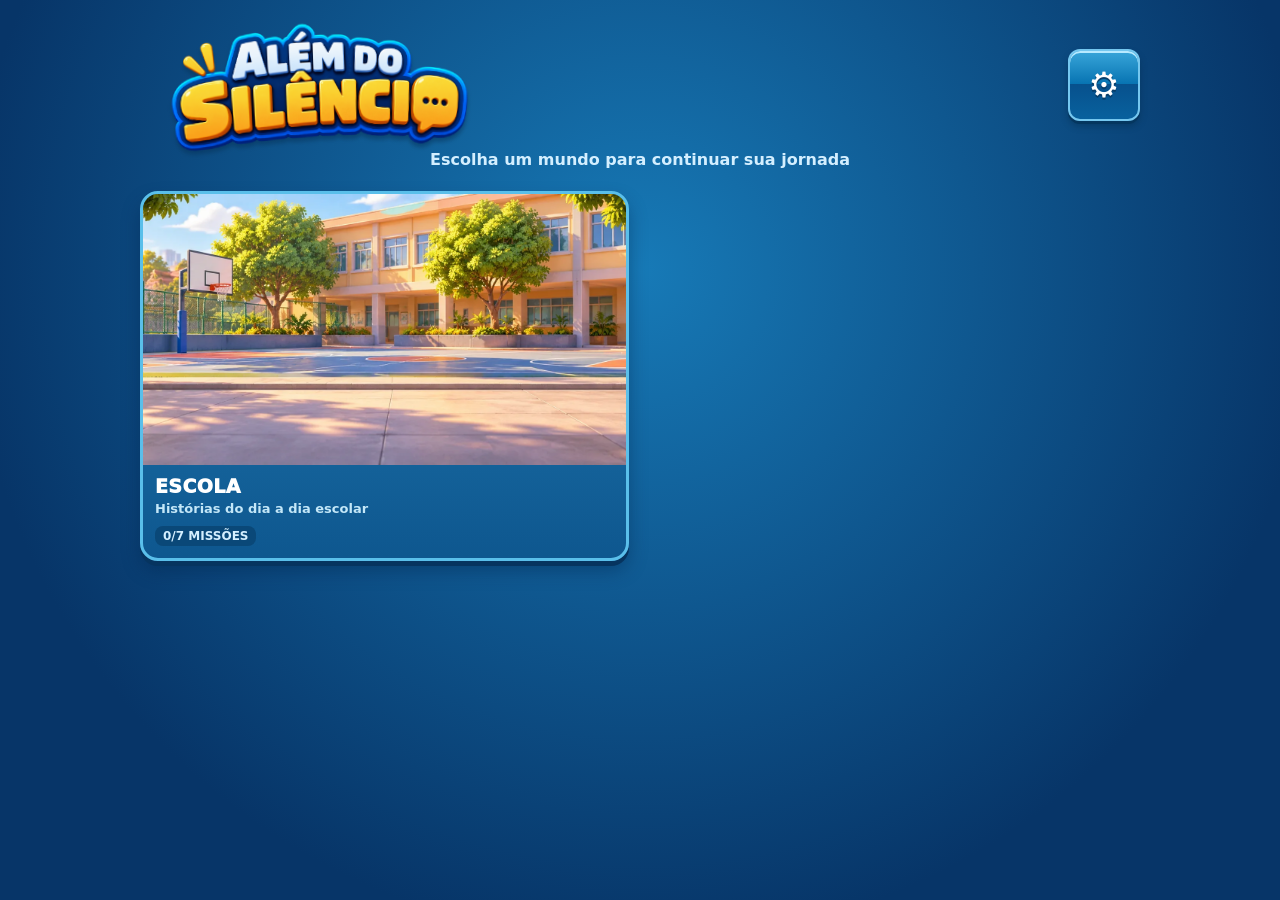
<file: index.html>
<!doctype html>
<html lang="pt-BR">
<head>
<meta charset="utf-8">
<meta name="viewport" content="width=device-width, initial-scale=1, viewport-fit=cover">
<meta name="theme-color" content="#eda1a8">
<link rel="manifest" href="./manifest.webmanifest">
<link rel="icon" type="image/png" sizes="192x192" href="./assets/icons/icon-192.png">
<link rel="apple-touch-icon" href="./assets/icons/apple-touch-icon.png">
<meta name="apple-mobile-web-app-capable" content="yes">
<meta name="apple-mobile-web-app-status-bar-style" content="black-translucent">
<meta name="apple-mobile-web-app-title" content="Além do Silêncio">
<title>Além do Silêncio — Protótipo</title>
<style>
:root{--bg:#dff4ff;--panel:#f8fcff;--panel2:#e8f5fc;--ink:#183c57;--muted:#5c7890;--mint:#b2f276;--gold:#ffd65a;--line:#a8c9dc}
*{box-sizing:border-box}html,body{margin:0;width:100%;height:100%;overflow:hidden;background:var(--bg);color:var(--ink);font-family:system-ui,-apple-system,BlinkMacSystemFont,"Segoe UI",sans-serif;overscroll-behavior:none}
button{font:inherit;color:inherit;border:0;cursor:pointer;touch-action:manipulation}button[hidden]{display:none!important}
#app{height:100dvh;min-height:100%;width:100%;position:relative;overflow:hidden;background:#dff4ff}
#ui-root{display:contents}
#loadingScreen{position:fixed;inset:0;z-index:1100;display:flex;align-items:center;justify-content:center;transform:none;padding:24px;background:linear-gradient(160deg,#155f98,#062b50);color:#fff;text-align:center;border-radius:0;box-shadow:none}#loadingScreen[hidden]{display:none!important}#loadingScreen .loading-content{width:min(80vw,380px)}#loadingScreen img{display:block;width:100%;height:auto;filter:drop-shadow(0 6px 5px #001d3d88)}#loadingScreen p{margin:24px 0 0;color:#e4f7ff;font-size:clamp(16px,2vw,20px);font-weight:700}#loadingScreen .loading-track{height:10px;margin:18px auto 0;max-width:260px;overflow:hidden;border:1px solid #83d8ff;border-radius:999px;background:#09385f}#loadingProgress{display:block;width:0;height:100%;background:linear-gradient(90deg,#ffcb35,#fff399);transition:width .2s ease}@media(prefers-reduced-motion:reduce){#loadingProgress{transition:none}}
#rotateScreen{display:none;position:fixed;inset:0;z-index:1000;align-items:center;justify-content:center;padding:calc(24px + env(safe-area-inset-top,0px)) calc(24px + env(safe-area-inset-right,0px)) calc(24px + env(safe-area-inset-bottom,0px)) calc(24px + env(safe-area-inset-left,0px));background:linear-gradient(160deg,#0b5187,#062b50);color:#fff;text-align:center;overflow:auto}
#rotateScreen .rotate-content{max-width:340px}#rotateScreen .rotate-icon{width:112px;height:112px;margin:0 auto 24px;display:grid;place-items:center;border:2px solid #86d9ff;border-radius:32px;background:#16699d;box-shadow:0 6px 0 #06375f}#rotateScreen svg{width:76px;height:76px}#rotateScreen h1{margin:0 0 12px;font-size:clamp(24px,7vw,32px);line-height:1.15}#rotateScreen p{margin:0;color:#d9f3ff;font-size:16px;line-height:1.5}#rotateScreen:focus{outline:none}
@media (orientation:portrait) and (max-width:767px){#app{position:fixed;top:0;left:0;width:100dvh;height:100dvw;min-height:0;transform:rotate(90deg) translateY(-100%);transform-origin:top left;overflow:hidden}#rotateScreen{display:none!important}}
#game{position:absolute;inset:0;width:100%;height:100%;display:block;background:#42aef4;touch-action:none}
#game canvas{display:block;width:100%;height:100%;touch-action:none;image-rendering:auto}
#topbar{position:absolute;z-index:4;top:env(safe-area-inset-top,0);left:0;right:0;padding:12px 14px;display:flex;align-items:center;justify-content:space-between;pointer-events:none}
.brand{font-size:11px;letter-spacing:.14em;font-weight:800;text-shadow:0 2px 8px #0008}.top-actions{display:flex;gap:8px;pointer-events:auto}
#topbar{filter:drop-shadow(0 2px 3px #17405a66)}
.iconbtn{background:#f5fbffeF;color:#17405d;border:2px solid #ffffff;border-radius:999px;padding:9px 13px;font-size:12px;font-weight:850;box-shadow:0 3px 0 #19618a55}
#objective{position:absolute;z-index:3;top:64px;left:14px;right:14px;padding:10px 13px;border:2px solid #ffffff;background:#f5fbfff0;border-radius:18px;font-size:12px;color:#174a6c;backdrop-filter:blur(8px);box-shadow:0 4px 0 #16426333}
#controls{position:absolute;z-index:3;left:0;right:0;bottom:calc(10px + env(safe-area-inset-bottom,0));height:116px;pointer-events:none}
#stickBase,#stickRightBase{position:absolute;bottom:2px;width:104px;height:104px;border-radius:50%;background:#203d5980;border:4px solid #ffffffdf;box-shadow:0 4px 0 #143856aa,inset 0 0 0 3px #ffffff40;pointer-events:auto;touch-action:none}#stickBase{left:14px}#stickRightBase{right:14px}
#stick,#stickRight{position:absolute;left:24px;top:24px;width:48px;height:48px;border-radius:50%;background:linear-gradient(145deg,#fff,#c8e7f7);border:3px solid #ffffff;box-shadow:0 4px 12px #102c4677;transform:translate(0,0);pointer-events:none}.stick-label{position:absolute;left:50%;transform:translateX(-50%);bottom:-17px;color:#fff;font-size:9px;font-weight:900;text-shadow:0 2px 4px #000;white-space:nowrap}
#stickRightBase.action-btn{display:flex;flex-direction:column;align-items:center;justify-content:center;gap:4px;padding:0;cursor:pointer;user-select:none;-webkit-user-select:none;transition:transform .08s ease,box-shadow .08s ease}
#stickRightBase.action-btn:active{transform:translateY(3px);box-shadow:0 1px 0 #143856aa,inset 0 0 0 3px #ffffff40}
#stickRightBase .action-icon{width:42px;height:42px;color:#fff;filter:drop-shadow(0 2px 3px #102c4677);pointer-events:none}
#stickRightBase .stick-label{position:static;transform:none;bottom:auto}
#lookLabel{position:absolute;right:18px;bottom:12px;color:#fff9;font-size:10px;text-align:right;text-shadow:0 1px 5px #000;pointer-events:none}
#interact{position:absolute;right:22px;bottom:45px;width:76px;height:76px;border-radius:50%;background:linear-gradient(145deg,#c5ff83,#86dc48);color:#17425e;border:4px solid #fff;font-size:12px;font-weight:900;box-shadow:0 5px 0 #35794c,0 8px 18px #0004;pointer-events:auto;display:none}
#dialogue,#modal{position:absolute;z-index:8;inset:0;background:#17456870;display:none;align-items:flex-end;justify-content:center;padding:16px 14px calc(16px + env(safe-area-inset-bottom,0));backdrop-filter:blur(3px)}
.dialog-card,.modal-card{width:100%;max-width:520px;background:#f8fcff;border:2px solid #ffffff;border-radius:4px;padding:18px;color:var(--ink);box-shadow:0 16px 50px #123c5b55;max-height:88%;overflow:auto}
.eyebrow{font-size:10px;letter-spacing:.16em;text-transform:uppercase;color:#337d6a;font-weight:850}
h1,h2,p{margin-top:0}h1{font-size:30px;line-height:1.05;margin-bottom:10px}h2{font-size:21px;margin-bottom:10px}.dialog-card h2{margin-top:7px}
.bodycopy{font-size:14px;line-height:1.55;color:#36536a;margin-bottom:14px}
.choices{display:grid;gap:9px;margin-top:14px}
.choice{background:#e8f4fb;border:1px solid #b8d3e3;border-radius:16px;padding:13px;text-align:left;font-size:13px;line-height:1.35;color:#183c57}
.choice:active{transform:scale(.99);background:#d5ecf8}
.primary{background:var(--mint);color:#102438;border-radius:14px;padding:13px 16px;font-weight:850;width:100%;font-size:14px}
.secondary{background:#eaf5fb;border:1px solid #b5d0e0;border-radius:14px;padding:12px 14px;width:100%;font-size:13px;color:#214a66}
.row{display:flex;gap:9px}.row>*{flex:1}
.small{font-size:11px;color:#5c7890;line-height:1.45}
#toast{position:absolute;z-index:5;left:16px;right:auto;max-width:min(340px,calc(100% - 32px));bottom:165px;background:#0d2238db;color:#f0f8ff;border:1.5px solid #2d557caa;border-radius:14px;padding:10px 14px;font-size:12px;font-weight:600;line-height:1.45;display:none;box-shadow:0 8px 24px #00122488;backdrop-filter:blur(8px);pointer-events:none}
/* Medalha conquistada (EarnedMedal): voo/bounce via WAAPI no .earned-medal-flight;
   flutuação infinita via CSS, iniciada ~2,1s após a montagem (atraso de
   decolagem + voo + pouso). .is-static desliga a flutuação (reduced motion). */
.earned-medal{position:absolute;width:160px;height:132px;z-index:5;pointer-events:none}
.earned-medal:not(.is-static){animation:medalFloat 3s ease-in-out 2.1s infinite}
@keyframes medalFloat{0%,100%{transform:translateY(0)}50%{transform:translateY(-7px)}}
.earned-medal-flight{position:absolute;inset:0}
.earned-medal-art{position:absolute;inset:0}
.earned-medal-disc{position:absolute;left:33px;top:9px;width:93px;height:93px;box-sizing:border-box;border-radius:50%;border:5px solid #8a4d0d;background:radial-gradient(circle at 35% 30%,#fff3ae,#ffc93a 55%,#b96f0e)}
.earned-medal-disc:after{content:"";position:absolute;inset:11px;border:2px solid #ffe9a8;border-radius:50%;opacity:.85}
.earned-medal-icon{position:absolute;left:33px;top:11px;width:93px;height:93px;display:flex;align-items:center;justify-content:center;font-size:44px;line-height:1}
.earned-medal-name{position:absolute;top:89px;left:0;width:100%;text-align:center}
.earned-medal-name span{display:inline-flex;align-items:center;height:24px;padding:0 9px;background:rgba(24,14,4,.62);border-radius:12px;color:#ffe9b0;font-family:system-ui,sans-serif;font-weight:700;white-space:nowrap}
#startScreen{position:absolute;z-index:7;inset:0;background:linear-gradient(180deg,#e58f9b66 0%,#28486455 40%,#17364cee 72%,#102640 100%),radial-gradient(ellipse at 50% 25%,#ffd28a,transparent 48%);display:flex;align-items:flex-end;padding:28px 22px calc(26px + env(safe-area-inset-bottom,0))}
.start-content{width:100%;max-width:500px;margin:auto}
.kicker{color:var(--mint);font-size:10px;letter-spacing:.2em;font-weight:900}
.subtitle{color:#d0dbea;font-size:15px;line-height:1.45;margin:0 0 22px}
.start-art{height:34vh;min-height:190px;max-height:310px;position:relative;margin:0 -4px 22px;overflow:hidden;border-radius:3px;border:3px solid #18354e;image-rendering:auto;background:linear-gradient(#31a8f2 0%,#b0eaff 48%,#a1e65d 49%,#43bf50 100%);border:2px solid #ffffffaa;box-shadow:0 10px 24px #08213e66}
.school{position:absolute;left:12%;right:12%;top:28%;height:44%;background:linear-gradient(90deg,#e47d3e,#f09a4d);clip-path:polygon(8% 0,92% 0,100% 100%,0 100%);box-shadow:0 8px 20px #17243a66}
.school:before{content:"";position:absolute;inset:16% 8%;background:repeating-linear-gradient(90deg,#37a6cd 0 13%,transparent 13% 19%)}
.sun{position:absolute;width:70px;height:70px;border-radius:50%;background:#ffe16a;right:14%;top:10%;box-shadow:0 0 50px #fff9}
.path{position:absolute;bottom:-15%;left:35%;width:30%;height:65%;background:#f2ce58;clip-path:polygon(38% 0,62% 0,100% 100%,0 100%)}
.start-note{font-size:11px;color:#b8c5d8;margin-top:12px;text-align:center}
#helpBadge{position:absolute;z-index:4;left:14px;bottom:calc(145px + env(safe-area-inset-bottom,0));background:#101a2bd9;border:1px solid #ffffff35;border-radius:12px;padding:8px 10px;font-size:10px}
#progressbar{height:5px;background:#ffffff20;border-radius:99px;overflow:hidden;margin:10px 0 14px}
#progressfill{height:100%;width:0;background:var(--mint);transition:width .3s}

/* Apresentacao visual: storyboard, falas curtas e foco no personagem. */
#dialogue{align-items:center;padding:12px 12px calc(12px + env(safe-area-inset-bottom,0));}
.dialog-card{padding:16px;max-height:90%;border-radius:24px;background:linear-gradient(155deg,#1c2d47,#142137);border:1px solid #ffffff30;}
.story-head{display:flex;align-items:center;justify-content:space-between;margin-bottom:12px}
.story-step{font-size:10px;font-weight:900;letter-spacing:.14em;color:#8ee0c1}
.story-dots{display:flex;gap:5px;align-items:center}
.story-dots i{display:block;width:6px;height:6px;border-radius:50%;background:#ffffff35}
.story-dots i.active{width:19px;border-radius:9px;background:#8ee0c1}
.story-visual{position:relative;height:178px;border-radius:19px;overflow:hidden;margin-bottom:14px;background:linear-gradient(180deg,#38a8ef 0%,#c4edff 52%,#8ae055 53%,#45bc4a 100%);border:2px solid #ffffff55}
.story-visual:before{content:"";position:absolute;left:8%;right:8%;bottom:30px;height:72px;background:linear-gradient(#f3a054 0 12%,#e17d42 13% 100%);clip-path:polygon(8% 0,92% 0,100% 100%,0 100%);opacity:.96}
.story-visual:after{content:"";position:absolute;left:0;right:0;bottom:25px;height:3px;background:#e1e8db88;transform:rotate(-2deg)}
.story-sun{position:absolute;right:13%;top:17px;width:39px;height:39px;border-radius:50%;background:#ffe16a;box-shadow:0 0 34px #fff7}
.story-ball{position:absolute;left:13%;bottom:30px;width:28px;height:28px;border:3px solid #f7f4e9;border-radius:50%;background:radial-gradient(circle at 50% 50%,#263b50 0 23%,transparent 25%);box-shadow:0 3px 6px #0005;z-index:2}
.story-ball:before,.story-ball:after{content:"";position:absolute;background:#263b50;border-radius:50%}
.story-ball:before{width:9px;height:9px;left:6px;top:1px}.story-ball:after{width:8px;height:8px;right:1px;bottom:3px}
.story-bench{position:absolute;left:50%;bottom:44px;width:116px;height:8px;transform:translateX(-50%);background:#684f40;border-radius:3px;box-shadow:0 12px 0 -2px #684f40;z-index:2}
.story-bench:before,.story-bench:after{content:"";position:absolute;top:5px;width:5px;height:28px;background:#4b3b34}
.story-bench:before{left:10px}.story-bench:after{right:10px}
.story-lucas{position:absolute;z-index:3;left:50%;bottom:50px;width:46px;height:78px;transform:translateX(-50%)}
.story-lucas .head{position:absolute;top:0;left:13px;width:22px;height:24px;border-radius:48% 48% 45% 45%;background:#d8a982;box-shadow:inset 0 6px 0 #302a2b}
.story-lucas .body{position:absolute;left:5px;top:22px;width:36px;height:40px;border-radius:12px 12px 5px 5px;background:#263f5a}
.story-lucas .leg{position:absolute;top:54px;width:17px;height:16px;border-radius:4px;background:#202d3b}
.story-lucas .leg.one{left:5px;transform:rotate(12deg)}.story-lucas .leg.two{right:5px;transform:rotate(-12deg)}
.story-scene-label{position:absolute;left:12px;top:11px;padding:6px 9px;border-radius:99px;background:#102438b8;color:#f4f7fb;font-size:9px;font-weight:900;letter-spacing:.1em}
.story-title{font-size:23px;line-height:1.05;margin:0 0 10px}
.story-track{display:grid;grid-template-columns:repeat(3,minmax(0,1fr));gap:7px;margin:12px 0}
.story-tile{min-width:0;background:#253a55;border:1px solid #ffffff17;border-radius:14px;padding:10px 8px 9px;text-align:center}
.story-tile .tile-icon{display:grid;place-items:center;width:32px;height:32px;margin:0 auto 7px;border-radius:11px;background:#8ee0c11a;font-size:18px}
.story-tile strong{display:block;font-size:9px;letter-spacing:.09em;color:#8ee0c1;margin-bottom:4px}
.story-tile span{display:block;font-size:11px;line-height:1.2;color:#e5edf6}
.story-quote{display:flex;gap:10px;align-items:center;padding:11px 12px;background:#101a2b;border:1px solid #ffffff20;border-radius:15px;margin:12px 0}
.quote-mark{font-size:27px;line-height:1;color:#8ee0c1;font-weight:900}
.story-quote p{font-size:13px;line-height:1.3;margin:0;color:#f4f7fb}
.story-foot{font-size:10px;line-height:1.35;color:#b8c5d8;margin:8px 2px 12px}
.story-choices{display:grid;gap:8px;margin:12px 0}
.story-choice{display:flex;align-items:center;gap:11px;width:100%;min-height:61px;padding:10px 12px;border-radius:15px;background:#253a55;border:1px solid #526681;text-align:left}
.story-choice:active{transform:scale(.99);background:#34506e}
.choice-symbol{display:grid;place-items:center;flex:0 0 38px;width:38px;height:38px;border-radius:12px;background:#8ee0c11c;font-size:19px}
.choice-copy{display:block;min-width:0}.choice-copy strong{display:block;font-size:13px;margin-bottom:3px}.choice-copy small{display:block;font-size:11px;line-height:1.25;color:#bfccdc}
.feedback-hero{display:flex;align-items:center;gap:12px;margin:6px 0 14px;padding:13px;border-radius:16px;background:linear-gradient(100deg,#284a52,#243951);border:1px solid #8ee0c133}
.feedback-symbol{display:grid;place-items:center;flex:0 0 45px;height:45px;border-radius:14px;background:#8ee0c126;color:#8ee0c1;font-size:25px}
.feedback-hero strong{display:block;font-size:15px}.feedback-hero span{display:block;font-size:11px;color:#c5d4e2;margin-top:3px}
.learning-pill{display:inline-flex;align-items:center;gap:6px;padding:7px 9px;border-radius:99px;background:#8ee0c119;color:#b8f1dc;font-size:10px;font-weight:800;margin:2px 3px 2px 0}
.support-note{display:flex;align-items:flex-start;gap:10px;margin:10px 0;padding:11px 12px;border-radius:15px;background:#20374a;border:1px solid #8ee0c133}
.support-icon{display:grid;place-items:center;flex:0 0 32px;width:32px;height:32px;border-radius:10px;background:#8ee0c11a;font-size:17px}
.support-note strong{display:block;font-size:9px;letter-spacing:.1em;color:#8ee0c1;margin:1px 0 4px}
.support-note p{font-size:11px;line-height:1.35;color:#e1eaf2;margin:0}
.badge-unlock{position:relative;display:flex;align-items:center;gap:12px;padding:10px 13px;margin:8px 0 13px;border-radius:17px;background:linear-gradient(105deg,#fff2b8,#ffdb70 58%,#ffefb0);border:2px solid #fff;color:#49370d;box-shadow:0 5px 0 #c58c30,0 8px 18px #0003;overflow:hidden;animation:badge-panel-in .55s cubic-bezier(.2,.85,.25,1.18) both}
.badge-medal{position:relative;display:grid;place-items:center;flex:0 0 52px;width:52px;height:52px;border-radius:50%;background:radial-gradient(circle at 34% 27%,#fff8b1 0 9%,#ffc92e 10% 43%,#e78d17 44% 68%,#b96013 69%);border:3px solid #fff5bf;box-shadow:0 2px 0 #ad671d,inset 0 0 0 2px #e89d1b;animation:medal-drop .85s cubic-bezier(.16,.82,.24,1.35) both}
.badge-medal:before,.badge-medal:after{content:"";position:absolute;z-index:-1;top:35px;width:14px;height:21px;background:linear-gradient(#ee4a50,#bb2738);clip-path:polygon(0 0,100% 0,82% 100%,50% 78%,18% 100%)}
.badge-medal:before{left:5px;transform:rotate(12deg)}.badge-medal:after{right:5px;transform:rotate(-12deg);background:linear-gradient(#4aa9e7,#2674bf)}
.badge-medal span{color:#fff9c7;font-size:25px;text-shadow:0 2px 2px #a65210}
.badge-copy{display:block;min-width:0;flex:1}.badge-copy strong{display:block;font-size:9px;letter-spacing:.13em;color:#916012}.badge-copy b{display:block;font-size:15px;margin:2px 0}.badge-copy small{display:block;font-size:10px;color:#705322}
.badge-spark{position:absolute;right:12px;top:7px;color:#fff;font-size:24px;text-shadow:0 1px 6px #e79b18;animation:spark-twinkle 1s ease-in-out infinite alternate}
@keyframes medal-drop{0%{opacity:0;transform:translateY(-70px) rotate(-55deg) scale(.25)}65%{opacity:1;transform:translateY(4px) rotate(12deg) scale(1.18)}82%{transform:translateY(-3px) rotate(-5deg) scale(.96)}100%{transform:translateY(0) rotate(0) scale(1)}}
@keyframes badge-panel-in{0%{opacity:0;transform:translateY(-24px) scale(.92)}100%{opacity:1;transform:translateY(0) scale(1)}}
@keyframes spark-twinkle{from{opacity:.45;transform:scale(.75) rotate(-12deg)}to{opacity:1;transform:scale(1.1) rotate(15deg)}}
@media(prefers-reduced-motion:reduce){.badge-unlock,.badge-medal,.badge-spark{animation:none}}
.journal-badges{display:grid;gap:7px;margin:12px 0}
.journal-badge-copy{display:block}.journal-badge-copy small{display:block;color:var(--gold);font-size:8px;font-weight:900;letter-spacing:.12em}.journal-badge-copy strong{display:block;font-size:11px;margin-top:2px}
.completion-actions{margin-top:12px}
.journal-hero{display:flex;align-items:center;gap:12px;padding:14px;border-radius:18px;background:linear-gradient(120deg,#284852,#243951);border:1px solid #8ee0c133;margin:12px 0}
.journal-book{display:grid;place-items:center;flex:0 0 54px;height:54px;border-radius:16px;background:#8ee0c122;font-size:29px;transform:rotate(-4deg)}
.journal-hero h2{font-size:19px;margin:4px 0 0}.journal-count{margin-left:auto;align-self:flex-start;padding:6px 8px;border-radius:99px;background:#101a2b80;color:#cceede;font-size:9px;font-weight:850;white-space:nowrap}
.journal-path{margin:10px 0 16px}.journal-path .story-tile{padding:9px 5px}.journal-path .story-tile strong{font-size:8px}.journal-path .story-tile span{font-size:10px}
.journal-section{display:flex;align-items:center;justify-content:space-between;margin:15px 2px 8px}.journal-section strong{font-size:12px}.journal-section span{font-size:9px;color:var(--muted)}
.journal-entry{margin:0 0 7px;border:1px solid #ffffff1c;border-radius:14px;background:#20314a;overflow:hidden}
.journal-entry summary{display:flex;align-items:center;gap:10px;padding:10px;cursor:pointer;list-style:none;min-height:58px}
.journal-entry summary::-webkit-details-marker{display:none}.journal-entry summary:focus-visible{outline:2px solid var(--mint);outline-offset:-3px;border-radius:14px}
.journal-entry-icon{display:grid;place-items:center;flex:0 0 36px;height:36px;border-radius:12px;background:#8ee0c119;font-size:18px}
.journal-entry-copy{display:block;min-width:0;flex:1}.journal-entry-copy strong{display:block;font-size:11px}.journal-entry-copy small{display:block;color:#bfccdc;font-size:10px;line-height:1.25;margin-top:3px}
.journal-entry-toggle{display:grid;place-items:center;flex:0 0 24px;height:24px;border-radius:50%;background:#ffffff0d;color:var(--mint);font-size:15px}
.journal-entry-toggle:before{content:"+"}.journal-entry[open] .journal-entry-toggle:before{content:"−"}
.journal-entry-body{margin:0;padding:0 13px 12px 56px;color:#dce6f1;font-size:11px;line-height:1.45}
.journal-skills{display:grid;grid-template-columns:repeat(2,minmax(0,1fr));gap:7px;margin:8px 0 14px}
.journal-skill{display:flex;align-items:center;gap:8px;padding:9px;border-radius:13px;background:#21324b;border:1px solid #ffffff14}
.journal-skill-icon{font-size:17px}.journal-skill strong{display:block;font-size:10px}.journal-skill small{display:block;font-size:9px;color:#b8c5d8;margin-top:2px}
.journal-badge{display:flex;align-items:center;gap:9px;padding:10px 12px;margin:12px 0;border-radius:14px;background:#f3cf8517;border:1px solid #f3cf8540}
.journal-badge>span:first-child{font-size:22px}.journal-badge small{display:block;color:var(--gold);font-size:8px;font-weight:900;letter-spacing:.12em}.journal-badge strong{display:block;font-size:11px;margin-top:2px}
.journal-empty{display:grid;place-items:center;text-align:center;padding:16px;border-radius:14px;background:#20314a;color:#c7d5e5;font-size:11px;line-height:1.4}
/* Interface clara inspirada no cartão de conquista; mantém o cenário colorido em destaque. */
#startScreen{color:#fff}
.kicker{color:#d6ff9d;text-shadow:0 1px 5px #17405a}
.subtitle{color:#f0f8ff;text-shadow:0 1px 4px #17405a}
.start-note{color:#e3f2fa;text-shadow:0 1px 4px #17405a}
.brand{display:flex;align-items:center;gap:8px;color:#fff}
.player-avatar{display:block;width:34px;height:34px;border:2px solid #fff;border-radius:50%;box-shadow:0 2px 0 #174c7270;background:#72c9ff}
.story-lucas{position:absolute;z-index:3;left:50%;bottom:2px;width:126px;height:166px;object-fit:contain;transform:translateX(-50%);filter:drop-shadow(0 4px 3px #184d3d44)}
#helpBadge{background:#f7fcffed;color:#214a66;border:2px solid #fff;box-shadow:0 3px 0 #17608b44}
.dialog-card{background:linear-gradient(160deg,#ffffff,#f1f9fe);border:3px solid #244867;border-radius:4px;box-shadow:0 7px 0 #244867}
.story-step{color:#35836f}
.story-dots i{background:#bad0dc}
.story-dots i.active{background:#71c94d}
.story-tile{background:linear-gradient(155deg,#fff,#edf7fc);border:1px solid #d6e8f1;box-shadow:0 3px 8px #2857730c;color:#183c57}
.story-tile .tile-icon{background:#e3f5d8}
.story-tile strong{color:#40844a}
.story-tile span{color:#536f84}
.story-quote{background:#eaf5fc;border:1px solid #cde2ee}
.quote-mark{color:#398c7c}
.story-quote p{color:#21465f}
.story-foot{color:#5c7588}
.story-choice{background:linear-gradient(110deg,#fff,#edf7fc);border:1px solid #c6dce9;color:#183c57;box-shadow:0 3px 0 #d8e9f2}
.story-choice:active{background:#e3f3fb}
.choice-symbol{background:#e0f4d8}
.choice-copy small{color:#5b7488}
.feedback-hero{background:linear-gradient(110deg,#e3f8db,#e9f6ff);border:1px solid #d1e9d0}
.feedback-symbol{background:#d6f1c9;color:#397c45}
.feedback-hero span{color:#5b7488}
.learning-pill{background:#e5f6d9;color:#397447}
.support-note{background:#eaf6fc;border:1px solid #cfe5f0}
.support-icon{background:#dff1fa}
.support-note strong{color:#367b69}
.support-note p{color:#34566d}
.completion-actions .secondary{background:#fff}
.journal-hero{background:linear-gradient(120deg,#e3f7df,#e9f6ff);border:1px solid #cce5d1;color:#183c57}
.journal-book{background:#d7f0d0}
.journal-count{background:#fff;color:#37745f}
.journal-section span{color:#698297}
.journal-entry{background:#fff;border:1px solid #d5e6ef;box-shadow:0 2px 7px #24506a0b}
.journal-entry-copy small{color:#607c90}
.journal-entry-toggle{background:#e7f4ec;color:#37804c}
.journal-entry-body{color:#3e5b70}
.journal-skill{background:#fff;border:1px solid #d8e8ef}
.journal-skill small{color:#698297}
.journal-badge{background:#fff7d9;border:1px solid #f0d486;color:#49370d}
.journal-badge-copy small{color:#916012}
.journal-empty{background:#eef7fb;color:#4f6d82}
.hall-story{background:linear-gradient(180deg,#8ec8dc 0 42%,#d9c7a1 42% 66%,#91664c 66% 100%);image-rendering:auto}
.hall-story:before{left:7%;right:7%;bottom:24px;height:52px;background:repeating-linear-gradient(90deg,#607982 0 3px,#8dc6cb 3px 44px,#607982 44px 48px);clip-path:none;opacity:1}
.hall-story:after{height:9px;bottom:18px;background:repeating-linear-gradient(90deg,#76583f 0 38px,#b18a5e 38px 42px);transform:none}
.hall-window{position:absolute;left:8%;top:20px;width:27%;height:56px;background:linear-gradient(90deg,#8ed5e2 48%,#69858a 49% 53%,#8ed5e2 54%);border:5px solid #76533f;box-shadow:inset 0 -8px #c2e7e6}
.hall-door{position:absolute;left:49%;bottom:23px;width:20%;height:104px;background:linear-gradient(#78b6bd 0 42%,#70503e 43%);border:5px solid #654a3b}
.hall-lockers{position:absolute;right:8%;bottom:23px;width:25%;height:55px;background:repeating-linear-gradient(90deg,#426f78 0 24px,#8eb0a0 24px 28px);border:4px solid #57483d}
.hall-teacher{position:absolute;z-index:1;left:57%;bottom:28px;width:22px;height:56px;background:linear-gradient(#704436 0 20%,#e9ad86 20% 40%,#31856f 40% 80%,#26384c 80%);box-shadow:-6px 9px #26384c,6px 9px #26384c}
.hall-story .story-scene-label{z-index:2}
.support-story{background:linear-gradient(180deg,#9ed6d6 0 44%,#eee4ce 44% 68%,#967654 68% 100%);image-rendering:auto}
.support-story:before{left:11%;right:11%;bottom:22px;height:38px;background:repeating-linear-gradient(90deg,#73553f 0 34px,#b58b5c 34px 38px);clip-path:none;opacity:1}
.support-story:after{height:8px;bottom:18px;background:repeating-linear-gradient(90deg,#76583f 0 38px,#b18a5e 38px 42px);transform:none}
.support-window{position:absolute;left:8%;top:19px;width:24%;height:53px;background:linear-gradient(90deg,#9ed6d6 48%,#60777a 49% 53%,#9ed6d6 54%);border:5px solid #725542}
.support-board{position:absolute;left:42%;top:25px;width:28%;height:47px;background:#e0b879;border:4px solid #8a6548}
.support-books{position:absolute;right:7%;bottom:22px;width:28%;height:61px;background:repeating-linear-gradient(90deg,#b58b5c 0 18px,#7d9b78 18px 36px,#9a7650 36px 54px);border:4px solid #73553f}
.support-story .story-scene-label{z-index:2}
.garden-story{background:linear-gradient(180deg,#83c7e4 0 46%,#b7dc8a 46% 69%,#66ad52 69% 100%);image-rendering:auto}
.garden-story:before{left:0;right:0;bottom:22px;height:45px;background:repeating-linear-gradient(90deg,#d6c39b 0 46px,#c8b58d 46px 50px);clip-path:none;opacity:1}
.garden-story:after{height:7px;bottom:17px;background:#4a8848;transform:none}
.garden-tree{position:absolute;left:17%;bottom:43px;width:13px;height:76px;background:#76523a;box-shadow:-24px -27px 0 5px #2f7845,22px -34px 0 4px #4b9d50,4px -51px 0 8px #6eba59}
.garden-path{position:absolute;left:34%;right:16%;bottom:25px;height:37px;background:#d8c89d;clip-path:polygon(10% 0,90% 0,100% 100%,0 100%)}
.garden-bench{position:absolute;right:12%;bottom:30px;width:66px;height:10px;background:#8c6342;box-shadow:0 5px #704833,7px 7px 0 -2px #704833,52px 7px 0 -2px #704833}
.garden-story .story-scene-label{z-index:2}
.cafeteria-story{background:linear-gradient(180deg,#9ed6e3 0 43%,#f0e7cf 43% 69%,#d6c39b 69% 100%);image-rendering:auto}
.cafeteria-story:before{left:7%;right:7%;bottom:24px;height:56px;background:repeating-linear-gradient(90deg,#9b6248 0 36px,#b87a54 36px 40px);clip-path:none;opacity:1}
.cafeteria-story:after{height:8px;bottom:19px;background:#684b3d;transform:none}
.cafeteria-window{position:absolute;left:8%;top:20px;width:26%;height:54px;background:linear-gradient(90deg,#9ed6d6 47%,#60777a 48% 53%,#9ed6d6 54%);border:5px solid #70523e}
.cafeteria-menu{position:absolute;left:46%;top:22px;width:29%;height:45px;background:#f4d88b;border:5px solid #4f4450}
.cafeteria-table{position:absolute;right:8%;bottom:26px;width:25%;height:25px;background:#b87a54;box-shadow:0 21px #684b3d}
.cafeteria-story .story-scene-label{z-index:2}
.library-story{background:linear-gradient(180deg,#9bcddd 0 43%,#eadfc3 43% 69%,#87674f 69% 100%);image-rendering:auto}
.library-story:before{left:8%;right:8%;bottom:24px;height:52px;background:repeating-linear-gradient(90deg,#704d3c 0 34px,#b17e54 34px 38px);clip-path:none;opacity:1}
.library-story:after{height:8px;bottom:18px;background:#604536;transform:none}
.library-window{position:absolute;left:7%;top:18px;width:23%;height:58px;background:linear-gradient(90deg,#a5e2e4 47%,#60777a 48% 53%,#a5e2e4 54%);border:5px solid #70523e}
.library-shelf{position:absolute;left:42%;top:22px;width:39%;height:91px;background:repeating-linear-gradient(180deg,#8b6044 0 8px,#d0ab73 8px 13px,#739477 13px 23px,#a75c4f 23px 32px,#8b6044 32px 38px);border:5px solid #594238;box-shadow:0 7px #5c4336}
.library-table{position:absolute;right:8%;bottom:28px;width:28%;height:14px;background:#a56d48;box-shadow:0 8px #674934,6px 8px 0 -2px #674934,calc(100% - 12px) 8px 0 -2px #674934}
.library-story .story-scene-label{z-index:2}
.modal-card>div[style*="background:#21324b"]{background:#eaf6fc!important;border:1px solid #d1e5ef}
.modal-card .story-track+.story-foot{color:#5c7588}
@media(max-height:700px){.story-visual{height:140px}.story-tile{padding:7px 5px}.story-tile span{font-size:10px}.dialog-card{padding:13px}}

#objective{font-family:ui-monospace,Consolas,monospace;font-weight:800;border:2px solid #244867;border-radius:2px;box-shadow:0 4px 0 #244867}.iconbtn,.primary,.secondary{border-radius:3px;border:2px solid #244867;box-shadow:0 4px 0 #244867}.story-tile,.story-choice,.journal-entry,.journal-skill,.journal-badge,.journal-empty{border-radius:3px}.start-art{border:3px solid #214363;box-shadow:0 5px 0 #214363}.dialog-card,.modal-card{border-radius:3px;border:3px solid #244867;box-shadow:0 7px 0 #244867}.brand{font-family:ui-monospace,Consolas,monospace}.player-avatar{image-rendering:auto;border-radius:3px}.brand{font-size:10px}.top-actions{gap:5px}#topbar{padding:7px 9px}#objective{top:48px;left:9px;right:9px;padding:7px 10px;font-size:10px;max-width:360px}#helpBadge{bottom:calc(132px + env(safe-area-inset-bottom,0));left:8px;font-size:9px;padding:6px 8px}@media(max-height:420px){#controls{height:90px;bottom:7px}.stick-label{bottom:-12px;font-size:8px}#startScreen{padding:7px 18px!important}.start-art{height:13vh!important;min-height:75px!important;margin:0 0 7px}.start-content h1{font-size:25px;margin-bottom:5px}.subtitle{font-size:12px;margin-bottom:8px}.start-note{font-size:9px;margin-top:6px}.dialog-card{max-height:94%;padding:11px}.story-visual{height:90px}.story-track{margin:6px 0}.story-tile{padding:6px 4px}.story-foot{margin:4px 2px 7px}#dialogue{padding:5px}}

/* Mapa da jornada em tela cheia, responsivo a diferentes orientações. */
#startScreen{display:none;align-items:stretch;padding:0;overflow:hidden;background:#79bb38;color:#fff}
.journey-screen{position:relative;display:grid;grid-template-rows:auto minmax(0,1fr) auto;width:100%;height:100%;isolation:isolate;background:linear-gradient(180deg,#8dd24c 0%,#65ae32 100%);overflow:hidden}
.journey-screen:before,.journey-screen:after{content:"";position:absolute;z-index:-1;pointer-events:none}
.journey-screen:before{inset:0;background:radial-gradient(ellipse at 15% 22%,#a5dc51 0 12%,transparent 13%),radial-gradient(ellipse at 76% 30%,#82c53b 0 17%,transparent 18%),radial-gradient(ellipse at 42% 78%,#8dcc3e 0 18%,transparent 19%),linear-gradient(180deg,#304d27 0 8%,transparent 8% 92%,#477432 92%)}
.journey-screen:after{width:26%;height:130%;right:-4%;top:-12%;background:#30b9d1;clip-path:polygon(55% 0,100% 0,100% 100%,20% 100%,46% 78%,35% 58%,68% 39%,48% 21%);opacity:.92;border-left:8px solid #64e4dd}
.journey-top{display:flex;align-items:center;justify-content:space-between;gap:16px;padding:clamp(10px,2.5vh,22px) clamp(16px,4vw,54px);background:linear-gradient(100deg,#7614c6,#a000df 58%,#6b10b2);border-bottom:4px solid #4c1686;box-shadow:0 4px 0 #ffffff30;z-index:3}
.journey-title{font-size:clamp(16px,3vw,30px);font-weight:1000;letter-spacing:.035em;text-shadow:0 3px 0 #4d1788;white-space:nowrap}.journey-kicker{display:block;font-size:clamp(8px,1.2vw,12px);letter-spacing:.16em;opacity:.8;margin-bottom:2px}
.journey-progress-box{min-width:150px;max-width:34vw;display:flex;align-items:center;gap:10px;background:#43136fb0;border:2px solid #ffffff55;border-radius:5px;padding:7px 12px;font-weight:900;font-size:clamp(10px,1.7vw,16px)}
.journey-progress-icon{display:grid;place-items:center;width:36px;height:36px;flex:none;border-radius:50%;background:#f5d94f;color:#43286d;border:3px solid #fff3a3;font-size:18px;box-shadow:0 3px 0 #3d286b}
.journey-status{display:flex;align-items:center;justify-content:flex-end;gap:clamp(5px,1vw,12px);min-width:0}.journey-totals{display:flex;gap:clamp(5px,1vw,12px);align-items:center;font-size:clamp(9px,1.1vw,13px);font-weight:800;white-space:nowrap}.journey-total{display:flex;align-items:center;gap:4px}.journey-total-icon{font-size:1.3em}
@media(max-width:700px){.journey-top{gap:5px}.journey-title{font-size:clamp(12px,2.5vw,18px)}.journey-totals{gap:5px;font-size:9px}.journey-total{gap:2px}.journey-progress-box{font-size:9px}.journey-progress-icon{width:24px;height:24px}}
.journey-track{position:relative;min-height:0;overflow:hidden}
.journey-terrain{position:absolute;width:100%;height:100%;inset:0}
.journey-river{fill:none;stroke:#168bb5;stroke-width:42;stroke-linecap:round;opacity:.86}.journey-river-light{fill:none;stroke:#53d9dd;stroke-width:5;stroke-linecap:round;stroke-dasharray:20 18;opacity:.8}
.journey-road-shadow{fill:none;stroke:#74852e;stroke-width:50;stroke-linecap:round;stroke-linejoin:round;opacity:.7}.journey-road{fill:none;stroke:#f0cd68;stroke-width:40;stroke-linecap:round;stroke-linejoin:round}
.journey-decor{position:absolute;font-size:clamp(22px,5vh,48px);filter:drop-shadow(0 3px 0 #38682d);user-select:none}.journey-decor.tree{font-size:clamp(23px,5.5vh,54px)}.jd1{left:4%;top:12%}.jd2{left:19%;top:56%}.jd3{left:37%;top:18%}.jd4{left:55%;top:65%}.jd5{left:72%;top:10%}.jd6{left:87%;top:48%}.journey-school{position:absolute;right:4%;top:4%;width:clamp(78px,14vw,170px);height:clamp(48px,12vh,105px);background:#bd7041;border:4px solid #71442d;box-shadow:0 8px 0 #52792c;clip-path:polygon(0 30%,48% 0,100% 30%,100% 100%,0 100%)}.journey-school:before{content:"";position:absolute;inset:40% 15% 0;background:repeating-linear-gradient(90deg,#76d0d2 0 20%,#bd7041 20% 28%)}.journey-school:after{content:"BIBLIOTECA";position:absolute;left:0;right:0;top:31%;text-align:center;font-size:clamp(7px,1.2vh,11px);font-weight:1000;color:white;text-shadow:0 1px #633a28}
.journey-stops{position:absolute;inset:0;margin:0;padding:0;list-style:none}.journey-stop{position:absolute;display:flex;align-items:center;gap:8px;transform:translate(-50%,-50%);max-width:24vw}.journey-stop:nth-child(1){left:9%;top:78%}.journey-stop:nth-child(2){left:23%;top:38%}.journey-stop:nth-child(3){left:38%;top:76%}.journey-stop:nth-child(4){left:51%;top:32%}.journey-stop:nth-child(5){left:66%;top:76%}.journey-stop:nth-child(6){left:79%;top:38%}.journey-stop:nth-child(7){left:90%;top:78%;flex-direction:row-reverse}.journey-stop:nth-child(7) .journey-stop-copy{text-align:right}
.journey-node{position:relative;display:grid;place-items:center;flex:none;width:clamp(36px,7vh,64px);height:clamp(36px,7vh,64px);border-radius:50%;background:radial-gradient(circle at 35% 28%,#fff 0 12%,#ece8f5 13% 58%,#aaa7b2 59% 68%,#4c4856 69%);border:3px solid #4b4658;box-shadow:0 4px 0 #263d2b,0 0 0 3px #ffffff85;color:#312455;font-size:clamp(16px,3vh,27px);font-weight:1000;text-shadow:0 1px #fff;transition:transform .2s,filter .2s}
.journey-stop-copy{display:flex;flex-direction:column;gap:2px;padding:6px 9px;background:#24442edb;border:1px solid #ffffff65;border-radius:4px;box-shadow:0 3px 0 #42682b;min-width:90px}.journey-stop-copy strong{font-size:clamp(8px,1.45vh,13px);line-height:1.05;white-space:nowrap}.journey-stop-copy small{font-size:clamp(7px,1.2vh,11px);color:#e1f3d1;white-space:nowrap}.journey-stop-copy em{display:none;font-size:8px;font-style:normal;font-weight:1000;letter-spacing:.08em;color:#ffe77a}
.journey-stop:nth-child(4),.journey-stop:nth-child(6){flex-direction:row-reverse}.journey-stop:nth-child(4) .journey-stop-copy,.journey-stop:nth-child(6) .journey-stop-copy{text-align:right}.journey-stop:nth-child(5){flex-direction:column-reverse}.journey-stop:nth-child(5) .journey-stop-copy{text-align:center}
.journey-stop.is-current .journey-node{background:radial-gradient(circle at 35% 28%,#fff 0 12%,#f3e47d 13% 58%,#d7a928 59% 68%,#874ca7 69%);border-color:#6625a0;box-shadow:0 4px 0 #4d286a,0 0 0 4px #d9a9ff;transform:scale(1.14)}.journey-stop.is-current .journey-stop-copy{background:#7618c9ed;border-color:#ffef9b}.journey-stop.is-current em{display:block}.journey-stop.is-done .journey-node{background:radial-gradient(circle at 35% 28%,#fff 0 12%,#c5f074 13% 58%,#68b944 59% 68%,#3d753c 69%);color:#234a2d}.journey-stop.is-done .journey-stop-copy em{display:block;color:#b8f879}.journey-stop.is-locked{filter:saturate(.65);opacity:.87}
.journey-stop.is-replayable{cursor:pointer}.journey-stop.is-replayable .journey-node{box-shadow:0 4px 0 #263d2b,0 0 0 3px #ffffff85,0 0 0 6px #b8f87970}.journey-stop.is-replayable:hover .journey-node,.journey-stop.is-replayable:focus-visible .journey-node{transform:scale(1.13);filter:brightness(1.08)}.journey-stop.is-replayable:focus-visible{outline:3px solid #fff49a;outline-offset:6px;border-radius:10px}.journey-stop.is-done .journey-stop-copy em{display:none}
.journey-bottom{z-index:3;display:flex;align-items:center;justify-content:center;gap:10px;padding:clamp(7px,1.8vh,16px) max(14px,env(safe-area-inset-left,0px)) calc(clamp(7px,1.8vh,16px) + env(safe-area-inset-bottom,0px));background:linear-gradient(90deg,#7612bb,#9a0cda,#7412bb);border-top:4px solid #58188d;box-shadow:0 -4px 0 #ffffff30}.journey-bottom .primary,.journey-bottom .secondary{width:auto;min-width:min(220px,42vw);padding:10px 20px;font-size:clamp(11px,1.8vw,16px)}.journey-bottom .primary{background:#ffe66b;color:#3a2860;border-color:#f7ffa4;box-shadow:0 4px 0 #4d286a}.journey-bottom .secondary{background:#5e1d8e;color:#fff;border-color:#e2b1ff;box-shadow:0 4px 0 #421a68}.journey-note{position:absolute;left:12px;bottom:calc(100% + 4px);padding:4px 7px;background:#25432dd9;border-radius:3px;color:#fff;font-size:clamp(7px,1.1vh,10px)}
@media(max-width:640px){.journey-top{padding:8px 10px;gap:8px}.journey-progress-box{min-width:auto;padding:5px 7px;gap:6px}.journey-progress-icon{width:28px;height:28px;font-size:14px}.journey-stop-copy{padding:4px 6px;min-width:0}.journey-stop{gap:5px}.journey-stop:nth-child(1){left:8%;top:80%}.journey-stop:nth-child(2){left:26%;top:58%}.journey-stop:nth-child(3){left:43%;top:34%}.journey-stop:nth-child(4){left:60%;top:59%}.journey-stop:nth-child(5){left:77%;top:34%}.journey-stop:nth-child(6){left:87%;top:75%}.journey-stop-copy small{display:none}.journey-stop-copy strong{white-space:normal;max-width:68px}.journey-school{right:2%}}
@media(max-height:420px){.journey-top{padding:4px 14px}.journey-title{font-size:clamp(14px,3.2vw,23px)}.journey-progress-icon{width:27px;height:27px}.journey-stop-copy{padding:3px 6px}.journey-bottom{padding-top:4px;padding-bottom:calc(4px + env(safe-area-inset-bottom,0px))}.journey-bottom .primary,.journey-bottom .secondary{padding:7px 15px}.journey-school{bottom:2%}}

/* Os falantes recebem balões no cenário; só a área de pergunta e escolhas recebe cliques. */
#dialogue{z-index:6;inset:0;padding:0;background:transparent;backdrop-filter:none;display:none;pointer-events:none}
/* O modal é sempre a camada superior: #learningScroll.is-summary usa z-index:20
   e, sem isto, um modal aberto durante o diálogo ficaria escondido atrás do
   painel de conhecimento (que ainda assim seria inert, bloqueando cliques). */
#modal{z-index:30}
#dialogue.character-conversation{display:block}
#dialogueCard.character-bubble{position:absolute;left:50%;top:50%;transform:translate(-50%,-100%);width:min(290px,38vw);max-height:min(44vh,390px);overflow:auto;padding:0;background:transparent;color:#183c57;border:0;box-shadow:none;pointer-events:auto;overscroll-behavior:contain}
#dialogueCard.character-bubble.voice-busy{pointer-events:none}
#dialogueCard.character-bubble:after{display:none}
#dialogueCard.character-bubble .story-head,#dialogueCard.character-bubble .story-visual,#dialogueCard.character-bubble .story-track:not(.journal-path),#dialogueCard.character-bubble .story-foot{display:none!important}
#dialogueCard.character-bubble .story-title{font-size:14px;line-height:1.2;margin:0 0 6px;color:#34734d}
#dialogueCard.character-bubble .story-quote{position:relative;display:block;width:fit-content;max-width:92%;margin:8px 0 10px;padding:8px 11px;background:#e7f6fc;color:#183c57;border:2px solid #8bc8d7;border-radius:12px 12px 12px 4px;box-shadow:0 3px 0 #c3e3eb}
#dialogueCard.character-bubble .story-quote:after{content:"";position:absolute;left:12px;bottom:-7px;width:10px;height:10px;background:#e7f6fc;border-right:2px solid #8bc8d7;border-bottom:2px solid #8bc8d7;transform:rotate(45deg)}
#dialogueCard.character-bubble .story-quote p{font-size:13px;line-height:1.32;color:#183c57}
#dialogueCard.character-bubble .speech-bubble{position:relative;width:fit-content;max-width:91%;padding:7px 10px;border:2px solid #82b8ca;border-radius:12px 12px 12px 4px;background:#e7f6fc;color:#183c57;box-shadow:0 3px 0 #c3e3eb}
#dialogueCard.character-bubble .speech-bubble.player{align-self:flex-end;border-color:#5591ca;border-radius:12px 12px 4px 12px;background:#e8f0ff;box-shadow:0 3px 0 #c2d5ed}
#dialogueCard.character-bubble .speech-bubble span{display:block;margin-bottom:2px;color:#34734d;font-size:9px;font-weight:1000;text-transform:uppercase;letter-spacing:.04em}
#dialogueCard.character-bubble .speech-bubble.player span{color:#3a6496}
#dialogueCard.character-bubble .speech-bubble p{margin:0;color:#183c57;font-size:12px;line-height:1.3}
#characterSpeech,#playerSpeech{position:absolute;z-index:9;display:none;width:min(34vw,250px);pointer-events:none}
#characterSpeech.has-content,#playerSpeech.has-content{display:block}
#characterSpeech .story-quote{position:relative;display:block;width:fit-content;max-width:100%;margin:0;padding:9px 12px;background:#e7f6fc;color:#183c57;border:2px solid #82b8ca;border-radius:12px 12px 12px 4px;box-shadow:0 4px 0 #c3e3eb}
#characterSpeech .story-quote:after{content:"";position:absolute;left:12px;bottom:-7px;width:10px;height:10px;background:#e7f6fc;border-right:2px solid #82b8ca;border-bottom:2px solid #82b8ca;transform:rotate(45deg)}
#characterSpeech.speaker-left .story-quote:after{left:auto;right:12px;transform:rotate(-45deg)}
#characterSpeech .story-quote p{margin:0;color:#183c57;font-size:13px;line-height:1.32}
#characterSpeech .quote-mark{display:none}
#playerSpeech .speech-bubble,#characterSpeech .speech-bubble{position:relative;width:fit-content;max-width:100%;padding:8px 11px;border:2px solid #82b8ca;border-radius:12px 12px 12px 4px;background:#e7f6fc;color:#183c57;box-shadow:0 4px 0 #c3e3eb}
#playerSpeech .speech-bubble.player{border-color:#5591ca;border-radius:12px 12px 4px 12px;background:#e8f0ff;box-shadow:0 4px 0 #c2d5ed}
#playerSpeech .speech-bubble.player:after{content:"";position:absolute;left:12px;bottom:-7px;width:10px;height:10px;background:#e8f0ff;border-left:2px solid #5591ca;border-bottom:2px solid #5591ca;transform:rotate(-45deg)}
#characterSpeech .speech-bubble.character:after{content:"";position:absolute;left:12px;bottom:-7px;width:10px;height:10px;background:#e7f6fc;border-right:2px solid #82b8ca;border-bottom:2px solid #82b8ca;transform:rotate(45deg)}
#playerSpeech.speaker-left .speech-bubble.player:after{left:auto;right:12px;transform:rotate(45deg);border-left:0;border-right:2px solid #5591ca}
#characterSpeech.speaker-left .speech-bubble.character:after{left:auto;right:12px;transform:rotate(-45deg);border-right:0;border-left:2px solid #82b8ca}
#playerSpeech .speech-bubble span,#characterSpeech .speech-bubble span{display:block;margin-bottom:2px;color:#34734d;font-size:9px;font-weight:1000;text-transform:uppercase;letter-spacing:.04em}
#playerSpeech .speech-bubble.player span{color:#3a6496}
#playerSpeech .speech-bubble p,#characterSpeech .speech-bubble p{margin:0;color:#183c57;font-size:12px;line-height:1.3}
#playerSpeech .is-speaking,#characterSpeech .is-speaking{animation:voicePulse .75s ease-in-out infinite alternate}
#playerSpeech .speech-bubble.is-speaking:before,#characterSpeech .speech-bubble.is-speaking:before,#characterSpeech .story-quote.is-speaking:before{content:"🔊";position:absolute;right:8px;top:7px;font-size:12px;line-height:1;filter:drop-shadow(0 1px 0 #fff)}
#playerSpeech .speech-bubble.is-speaking span,#characterSpeech .speech-bubble.is-speaking span,#characterSpeech .story-quote.is-speaking span{padding-right:18px}
@keyframes voicePulse{from{filter:brightness(1);transform:translateY(0)}to{filter:brightness(1.07);transform:translateY(-2px)}}
#playerSpeech .story-choices{display:flex;flex-direction:column;gap:7px;width:100%;pointer-events:auto}
#playerSpeech .story-choice{display:flex;align-items:center;width:100%;min-height:44px;padding:7px 9px;text-align:left;border:2px solid #5591ca;border-radius:13px 13px 4px 13px;background:#e8f0ff;color:#183c57;box-shadow:0 3px 0 #c2d5ed;cursor:pointer}
#playerSpeech .story-choice:active{transform:translateY(2px);box-shadow:0 1px 0 #c2d5ed}
#playerSpeech .story-choice .choice-symbol{flex:0 0 28px;width:28px;height:28px;display:grid;place-items:center;border-radius:7px;background:#cce1fa;font-size:15px}
#playerSpeech .story-choice .choice-copy{display:flex;flex-direction:column;gap:2px;margin-left:7px}.player-choice-label{margin:0 0 4px;color:#3a6496;font-size:9px;font-weight:1000;letter-spacing:.04em}
#dialogueCard.character-bubble .quote-mark{display:none}
#dialogueCard.character-bubble .small{margin:0 0 6px;font-size:11px}
#dialogueCard.character-bubble .story-choices{gap:6px;margin:8px 0 0}
#dialogueCard.character-bubble .story-choice{min-height:42px;padding:6px 8px;gap:8px;border-radius:8px}
#dialogueCard.character-bubble .choice-symbol{flex-basis:30px;width:30px;height:30px;border-radius:7px;font-size:16px}
#dialogueCard.character-bubble .choice-copy strong{font-size:11px;margin-bottom:1px}
#dialogueCard.character-bubble .choice-copy small{font-size:9px;line-height:1.2}
#dialogueCard.character-bubble .feedback-hero{margin:4px 0 8px;padding:8px;gap:8px;border-radius:9px}
#dialogueCard.character-bubble .feedback-symbol{flex-basis:34px;height:34px;font-size:20px;border-radius:8px}
#dialogueCard.character-bubble .feedback-hero strong{font-size:12px}
#dialogueCard.character-bubble .feedback-hero span{font-size:10px}
#dialogueCard.character-bubble .bodycopy{font-size:11px;line-height:1.35;margin:7px 0}
#dialogueCard.character-bubble .support-note{gap:7px;margin:7px 0;padding:7px 8px;border-radius:8px}
#dialogueCard.character-bubble .support-icon{flex-basis:25px;width:25px;height:25px;font-size:14px}
#dialogueCard.character-bubble .support-note p{font-size:10px}
#dialogueCard.character-bubble .badge-unlock{gap:8px;padding:7px 9px;margin:3px 0 8px;border-radius:10px}
#dialogueCard.character-bubble .badge-medal{flex-basis:38px;width:38px;height:38px}
#dialogueCard.character-bubble .badge-copy strong{font-size:8px}
#dialogueCard.character-bubble .badge-copy b{font-size:12px}
#dialogueCard.character-bubble .badge-copy small{font-size:9px}
#dialogueCard.character-bubble .primary,#dialogueCard.character-bubble .secondary{padding:8px 10px;font-size:11px;border-radius:7px}
@media(max-height:420px){#dialogueCard.character-bubble{max-height:46vh;padding:9px 11px}#dialogueCard.character-bubble .story-choice{min-height:36px}.character-bubble .story-choices{gap:4px}}
/* As explicações ficam num pergaminho fixo; o balão continua junto ao personagem. */
#learningScroll{position:absolute;z-index:12;right:12px;bottom:calc(112px + env(safe-area-inset-bottom,0px));width:min(320px,34vw);max-height:min(44vh,300px);display:none;flex-direction:column;color:#51381f;background:repeating-linear-gradient(0deg,#f5e5ba 0 3px,#f0dba7 3px 7px);border:3px solid #8d6334;border-radius:7px 14px 7px 14px;box-shadow:0 5px 0 #634629,0 10px 25px #182f4266;pointer-events:auto;overflow:hidden}
#learningScroll.has-content.is-open{display:flex}
#learningToggle{display:none;position:absolute;z-index:8;right:12px;bottom:calc(112px + env(safe-area-inset-bottom,0px));padding:8px 10px;border:2px solid #704c2b;border-radius:10px;background:#e7bf72;color:#56391e;box-shadow:0 3px 0 #704c2b;font-weight:1000;font-size:11px;pointer-events:auto}
#learningToggle.has-content{display:block}
#topbar #learningToggle{position:static;z-index:auto;right:auto;bottom:auto;flex:none;padding:9px 10px;font-size:11px}
.collection-heading{display:flex;align-items:center;justify-content:space-between;gap:12px}.collection-heading h2{margin:0}.collection-close{flex:none;display:grid;place-items:center;width:36px;height:36px;border-radius:50%;border:2px solid #d0e4ed;background:#eef7fb;color:#17405d;font-size:22px;line-height:1;cursor:pointer}
.learning-scroll-title{flex:none;padding:8px 11px;background:linear-gradient(90deg,#a56b35,#c9924f);border-bottom:2px solid #704c2b;color:#fff4d5;font-size:10px;font-weight:1000;letter-spacing:.08em;text-shadow:0 1px #573b21}
#learningScrollContent{overflow:auto;min-height:0;padding:9px 11px 11px;overscroll-behavior:contain}
#learningScrollContent .story-title{margin:0 0 7px;color:#674521;font-size:16px;line-height:1.2}
#learningScrollContent .small,#learningScrollContent .bodycopy,#learningScrollContent .story-foot{margin:5px 0;color:#583f28;font-size:11px;line-height:1.35}
#learningScrollContent .story-track{margin:7px 0}
#learningScrollContent .story-tile{padding:6px 4px;background:#fff5d9;border-color:#c9a46c;color:#684b2d}
#learningScrollContent .story-tile span{color:#6d5739}
#learningScrollContent .feedback-hero{margin:0 0 7px;padding:7px;background:#ffefca;border-color:#c39758}
#learningScrollContent .feedback-hero strong{color:#674521;font-size:12px}
#learningScrollContent .feedback-hero span{color:#705839;font-size:10px}
#learningScrollContent .feedback-symbol{flex-basis:34px;height:34px;font-size:20px}
#learningScrollContent .support-note{margin:7px 0;padding:7px;background:#fff4d8;border-color:#c9a46c}
#learningScrollContent .support-note p{color:#583f28;font-size:10px}
#learningScrollContent .badge-unlock{margin:2px 0 8px;padding:7px;background:linear-gradient(135deg,#fff4c9,#f1d88b);border-color:#bc8a35}
@media(max-width:700px){#learningScroll{right:8px;bottom:calc(104px + env(safe-area-inset-bottom,0px));width:min(250px,37vw);max-height:43vh}#learningToggle{right:8px;bottom:calc(104px + env(safe-area-inset-bottom,0px));padding:7px 8px;font-size:10px}.learning-scroll-title{padding:6px 8px;font-size:9px}#learningScrollContent{padding:7px 8px 9px}#learningScrollContent .story-title{font-size:13px}#learningScrollContent .story-track{display:flex;gap:4px}#learningScrollContent .story-tile{padding:4px 2px}#learningScrollContent .story-tile strong,#learningScrollContent .story-tile span{font-size:8px;line-height:1.15}#learningScrollContent .story-tile .tile-icon{font-size:14px}}
@media(max-height:420px){#learningScroll{bottom:calc(96px + env(safe-area-inset-bottom,0px));max-height:44vh}#dialogueCard.character-bubble{width:min(290px,42vw)}}


/* O aprendizado encerra cada conversa antes de avançar de mapa. */
#learningScroll.is-summary{left:50%;top:50%;right:auto;bottom:auto;transform:translate(-50%,-50%);width:min(620px,calc(100% - 32px));max-height:calc(100% - 32px);z-index:20;box-shadow:0 8px 28px #182f4280,0 0 0 100vmax #102b43b8}
#learningScroll.is-summary .learning-scroll-title{font-size:14px;padding:12px 16px}
#learningScroll.is-summary #learningScrollContent{padding:12px 16px;font-size:14px}
#learningScroll.is-summary .bodycopy,#learningScroll.is-summary .story-foot,#learningScroll.is-summary .support-note p{font-size:14px;line-height:1.5}
#learningScroll.is-summary .feedback-hero strong{font-size:17px}
#learningScroll.is-summary .feedback-hero span{font-size:13px}
#learningScrollActions{display:none;flex:none;gap:10px;padding:10px 16px 14px;border-top:1px solid #c9a46c;background:#f5e5ba}
#learningScroll.is-summary #learningScrollActions{display:flex;justify-content:flex-end;flex-wrap:wrap}
#learningScrollActions button{min-height:44px;margin:0}
#dialogueCard.learning-pending{visibility:hidden;pointer-events:none}
#app.feedback-speaking #learningScroll,#app.feedback-speaking #learningToggle,#app.feedback-speaking #playerSpeech{display:none!important}
#app.learning-summary #learningToggle,#app.learning-summary #playerSpeech,#app.learning-summary #characterSpeech{display:none!important}
@media(max-height:420px){#learningScroll.is-summary{max-height:calc(100% - 16px)}#learningScroll.is-summary .learning-scroll-title{padding:7px 12px}#learningScrollActions{padding:7px 12px}}

/* Celebração de fim de mapa: faixa, estrelas, confetes e resultado da jornada. */
#modal.completion-modal{align-items:center;padding:12px}
#modalCard.completion-card{position:relative;max-width:480px;max-height:94%;overflow:auto;padding:0 15px 14px;text-align:center;color:#fff;background:linear-gradient(180deg,#0e83e7 0 45%,#1762c9 100%);border:4px solid #ffd84c;border-radius:14px;box-shadow:0 8px 0 #154187,0 18px 40px #0b244c99}
.completion-stage{position:relative;overflow:hidden;margin:0 -15px;padding:14px 15px 12px;background:radial-gradient(circle at 12% 18%,#ffffff42 0 3px,transparent 4px),radial-gradient(circle at 83% 31%,#fff049 0 3px,transparent 4px),linear-gradient(180deg,#16407c,#0d74d7 48%,#1962c6)}
.completion-stage:before,.completion-stage:after{content:"✦  •  ✦  •  ✦";position:absolute;top:9px;color:#ffdc46;font-size:20px;letter-spacing:10px;transform:rotate(-9deg);opacity:.95}.completion-stage:before{left:-12px}.completion-stage:after{right:-16px;transform:rotate(10deg);color:#ff6680}
.completion-stars{position:relative;z-index:1;display:flex;justify-content:center;align-items:center;gap:3px;color:#ffbc2d;font-size:clamp(29px,7vh,56px);line-height:.9;text-shadow:0 3px 0 #b76617,0 0 12px #fff07b}.completion-stars span:nth-child(2){font-size:1.3em;transform:translateY(-3px)}.completion-stars span:last-child{color:#dceaff;text-shadow:0 3px 0 #6585ae}
.completion-ribbon{position:relative;z-index:2;margin:0 auto -2px;width:min(380px,92%);padding:8px 18px;background:linear-gradient(#ee4f4f,#b51f38);border:3px solid #7d1e30;border-radius:5px;color:#fff7d8;font-size:clamp(17px,3.3vh,28px);font-weight:1000;letter-spacing:.04em;text-shadow:0 3px 0 #79223a;box-shadow:0 5px 0 #781d31}.completion-ribbon:before,.completion-ribbon:after{content:"";position:absolute;top:7px;width:29px;height:38px;background:#bd253b;border:3px solid #7d1e30;z-index:-1}.completion-ribbon:before{left:-26px;transform:skewY(-22deg)}.completion-ribbon:after{right:-26px;transform:skewY(22deg)}
.completion-card .completion-content{padding:12px 2px 0}.completion-card .completion-content>[data-completion-screen]{display:none}.completion-card .completion-content>.eyebrow{display:none}.completion-card .eyebrow{margin:0 0 4px;color:#dcefff;font-size:10px;letter-spacing:.09em}.completion-card h2{margin:0 0 7px;color:#fff;font-size:clamp(21px,4vh,30px);line-height:1.1;text-shadow:0 3px 0 #154187}.completion-card .bodycopy,.completion-card .story-foot{color:#f4f9ff;font-size:15px;line-height:1.42}.completion-card .journal-hero{margin:11px 0;padding:11px 13px;text-align:left;background:linear-gradient(135deg,#ffeeb0,#ffc95a);border:3px solid #9c6416;color:#51301b;box-shadow:0 4px 0 #9c6416}.completion-card .journal-hero h2{color:#683b19;font-size:19px;text-shadow:none}.completion-card .journal-hero .eyebrow{color:#96611b}.completion-card .story-track{gap:5px;margin:10px 0}.completion-card .story-tile{padding:7px 3px;background:#e8f4ff;border:2px solid #7bb9f0;color:#16416b}.completion-card .story-tile span{color:#38688e}.completion-card .tile-icon{font-size:18px}.completion-card .primary{background:linear-gradient(#ffdf5d,#f5aa25);border-color:#fff1a4;color:#633b15;box-shadow:0 4px 0 #a76715;font-weight:1000}.completion-card .secondary{background:#eaf5ff;border-color:#a8d5f7;color:#1f5684;box-shadow:0 4px 0 #6c9ec6}.completion-card .completion-actions{margin-top:12px;display:grid;grid-template-columns:1fr 1fr;gap:9px}.completion-card .completion-actions .primary,.completion-card .completion-actions .secondary{width:100%;margin:0;font-size:11px}
#modalCard.next-map-card{max-width:460px;text-align:center;background:linear-gradient(180deg,#f8fcff,#d9efff);border-color:#287cb9;box-shadow:0 7px 0 #195682,0 18px 40px #0b244c66}.next-map-intro{padding:10px 7px}.next-map-icon{display:grid;place-items:center;width:58px;height:58px;margin:0 auto 8px;border-radius:50%;background:#ffe27a;border:3px solid #b97a22;font-size:30px;box-shadow:0 4px 0 #b97a22}.next-map-intro .eyebrow{color:#23638f;font-weight:1000}.next-map-intro h2{font-size:clamp(24px,4vh,33px);line-height:1.1;color:#174d78}.next-map-intro p{margin:11px auto 16px;max-width:390px;color:#254a65;font-size:clamp(16px,2.8vh,20px);line-height:1.4;font-weight:700}.next-map-intro .primary{font-size:14px}
@media(max-height:420px){#modalCard.completion-card{max-width:520px;padding:0 11px 9px}.completion-stage{margin:0 -11px;padding:8px 11px}.completion-stars{font-size:30px}.completion-ribbon{padding:5px 12px;font-size:17px}.completion-card .completion-content{padding-top:7px}.completion-card h2{font-size:20px}.completion-card .bodycopy{margin:5px 0;font-size:13px}.completion-card .journal-hero{margin:7px 0;padding:7px}.completion-card .story-track{display:none}.completion-card .primary,.completion-card .secondary{padding:8px;font-size:10px}.next-map-intro p{font-size:15px;margin:8px auto 12px}.next-map-icon{width:44px;height:44px;font-size:23px;margin-bottom:5px}}
.journey-track.many-stops{overflow:auto}.journey-track.many-stops .journey-terrain{display:none}.journey-track.many-stops .journey-stops{position:relative;display:grid;grid-template-columns:repeat(auto-fit,minmax(155px,1fr));gap:10px;padding:12px}.journey-track.many-stops .journey-stop{position:relative;left:auto;top:auto;transform:none;max-width:none;flex-direction:row}.journey-track.many-stops .journey-stop-copy{text-align:left}
</style>
<link rel="stylesheet" href="assets/style3d/design-tokens.css">
<link rel="stylesheet" href="assets/style3d/style.css">
<link rel="stylesheet" href="assets/style3d/journey-ui.css">
<link rel="stylesheet" href="assets/style3d/components.css">
<link rel="stylesheet" href="assets/style3d/buttons.css">
</head>
<body>
<div id="loadingScreen" class="art-loading" role="status" aria-live="polite"><div class="loading-content"><img class="ui-logo ui-logo-float" src="assets/style3d/logo-jornada.png" alt="Além do Silêncio"><p id="loadingMessage">Preparando sua jornada…</p><div class="loading-track" aria-hidden="true"><span id="loadingProgress"></span></div></div></div>
<section id="rotateScreen" tabindex="-1" aria-labelledby="rotateTitle" aria-describedby="rotateDescription">
 <div class="rotate-content"><div class="rotate-icon" aria-hidden="true"><svg viewBox="0 0 80 80" fill="none"><rect x="25" y="10" width="30" height="52" rx="5" transform="rotate(-18 25 10)" stroke="#fff" stroke-width="4"/><path d="M51 17c10 2 17 10 18 20m0 0-6-5m6 5 4-7" stroke="#ffdc62" stroke-width="4" stroke-linecap="round" stroke-linejoin="round"/><path d="M18 64h44" stroke="#8fdcff" stroke-width="4" stroke-linecap="round"/></svg></div><h1 id="rotateTitle">Vire o celular de lado</h1><p id="rotateDescription">Para jogar, use o celular na horizontal. A jornada aparecerá automaticamente quando você girar a tela.</p></div>
</section>
<div id="app">
<div id="game" role="img" aria-label="Ambiente interativo da quadra escolar"></div>
<div id="ui-root"></div>
<!-- #topbar, #homeBtn, #objective, #toast, #startScreen e #worldSelectScreen
     são renderizados pelo React (src/ui/) dentro de #ui-root. -->
<div id="controls">
 <div id="stickBase" aria-label="Analógico esquerdo: mover"><div id="stick"></div><span class="stick-label">MOVER</span></div>
 <button id="stickRightBase" class="action-btn action-btn-jump" type="button" aria-label="Pular"><svg viewBox="0 0 48 48" class="action-icon" aria-hidden="true"><path d="M24 10 L38 24 H29 V38 H19 V24 H10 Z" fill="currentColor"/></svg><span class="stick-label">PULAR</span></button>
 <div id="lookLabel"></div>
</div>
<!-- #dialogue, #playerSpeech, #characterSpeech e #learningScroll são
     renderizados pelo React (src/ui/dialogue/) dentro de #ui-root. -->
<!-- #modal é renderizado pelo React (ModalHost, portal para #app). -->
</div>
<script>
{const query=matchMedia('(orientation: portrait) and (max-width: 767px)'),app=document.getElementById('app'),loading=document.getElementById('loadingScreen');function updateOrientation(){document.documentElement.classList.toggle('forced-landscape',query.matches);app.inert=!loading.hidden}query.addEventListener('change',updateOrientation);document.addEventListener('game-ready',updateOrientation);updateOrientation()}
</script>
<script src="bundle.js"></script>
</body>
</html>
</file>
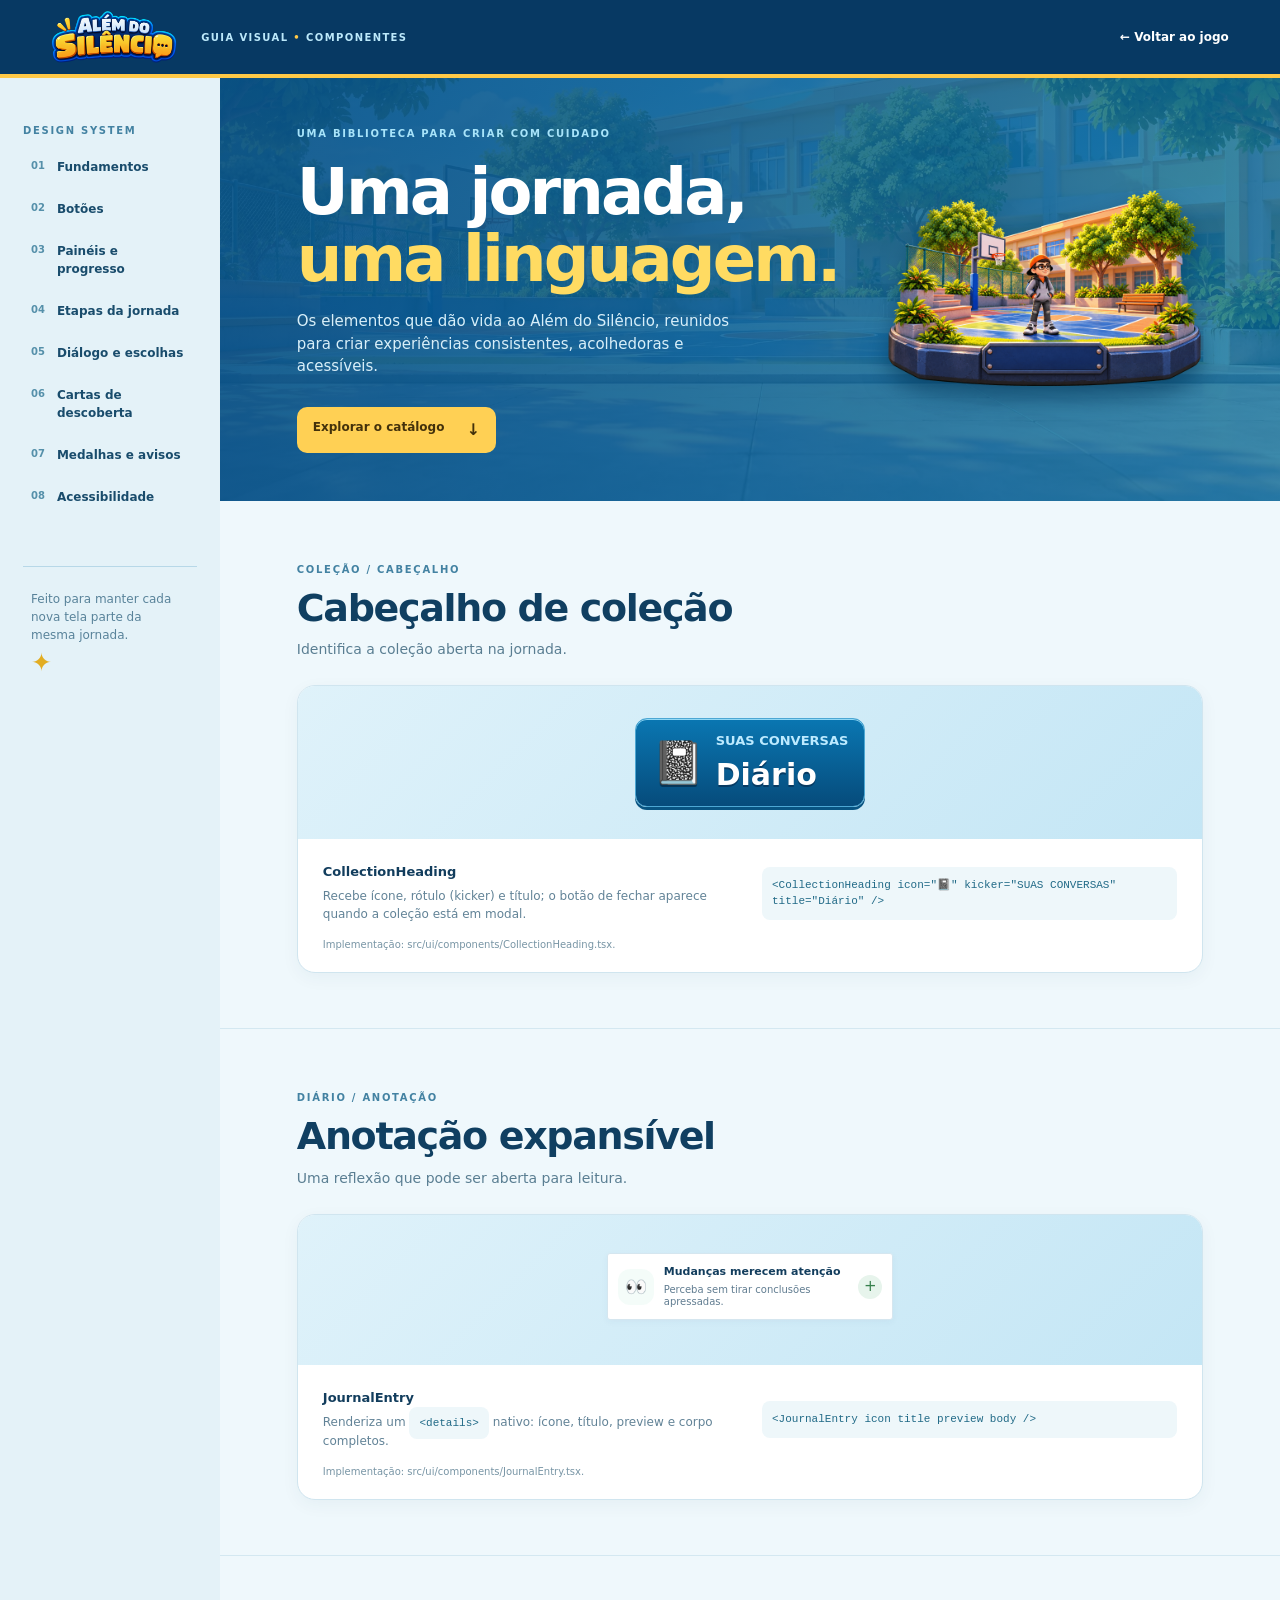
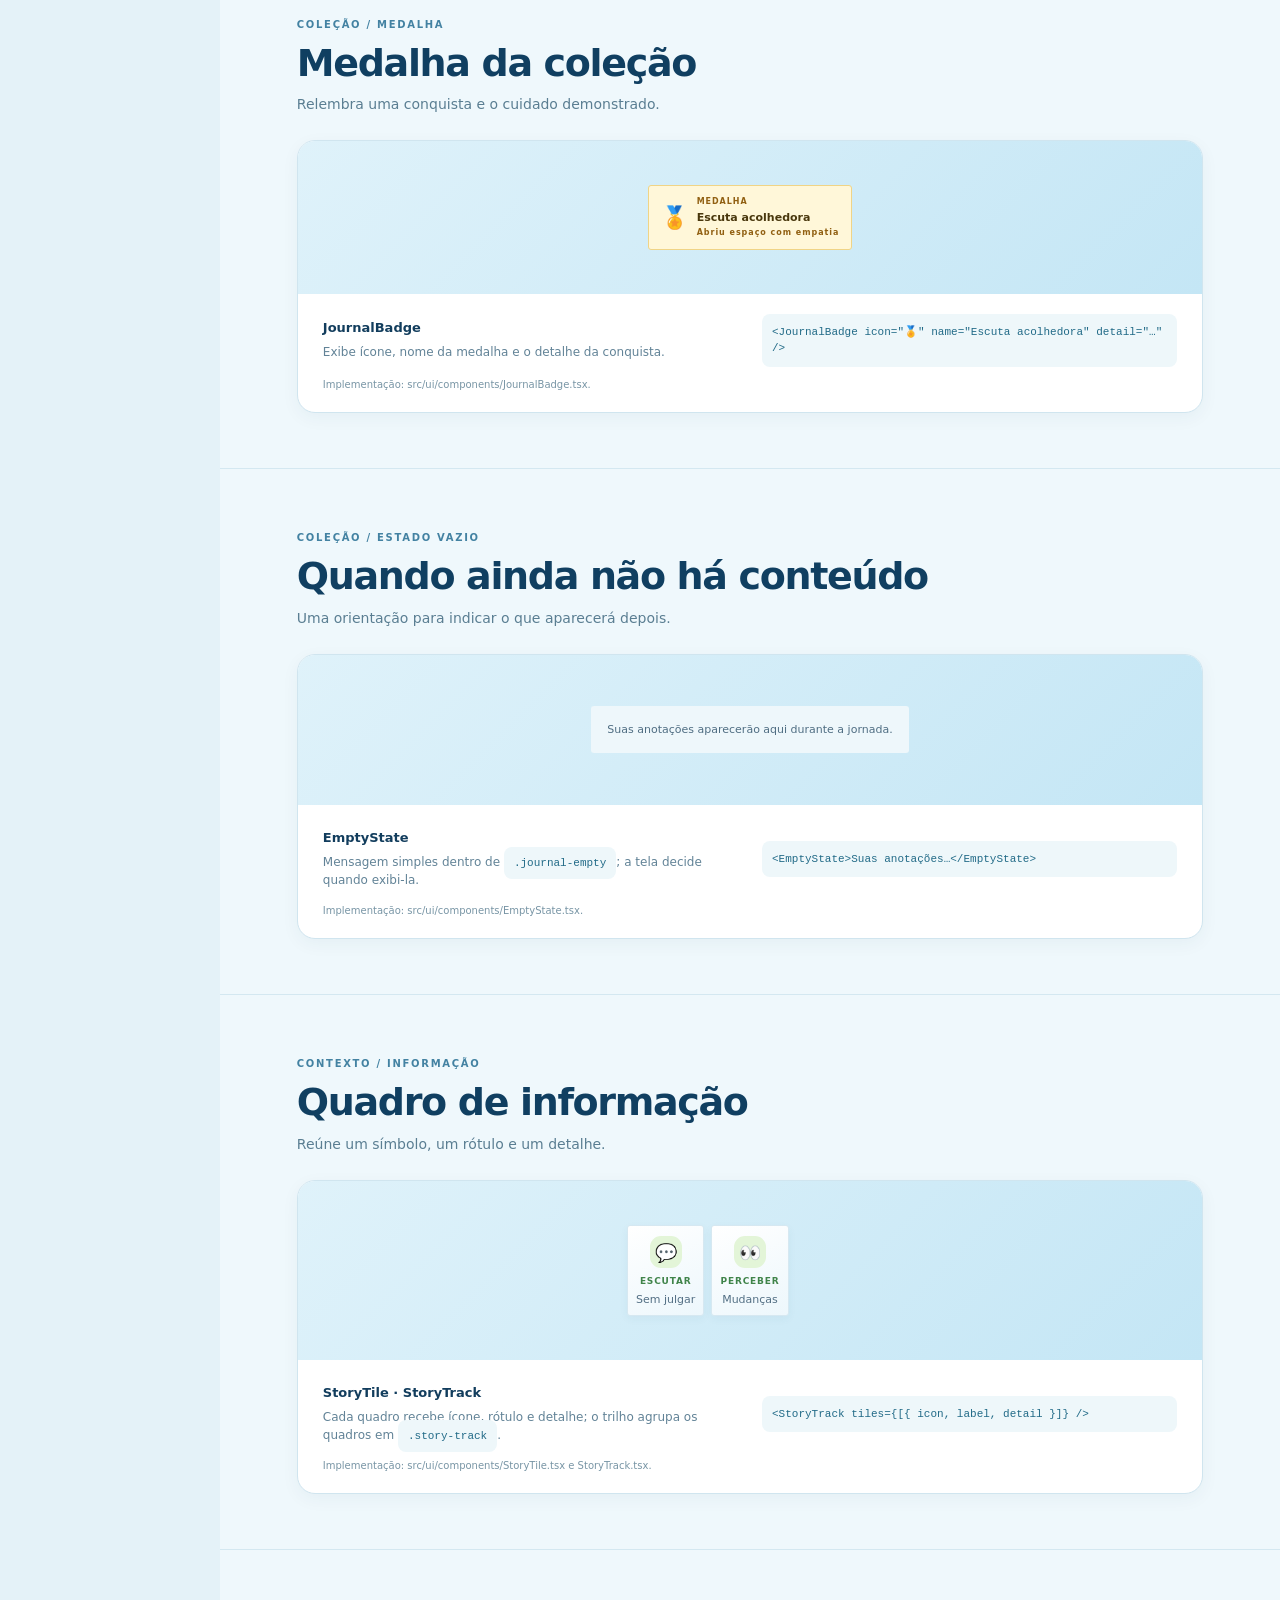
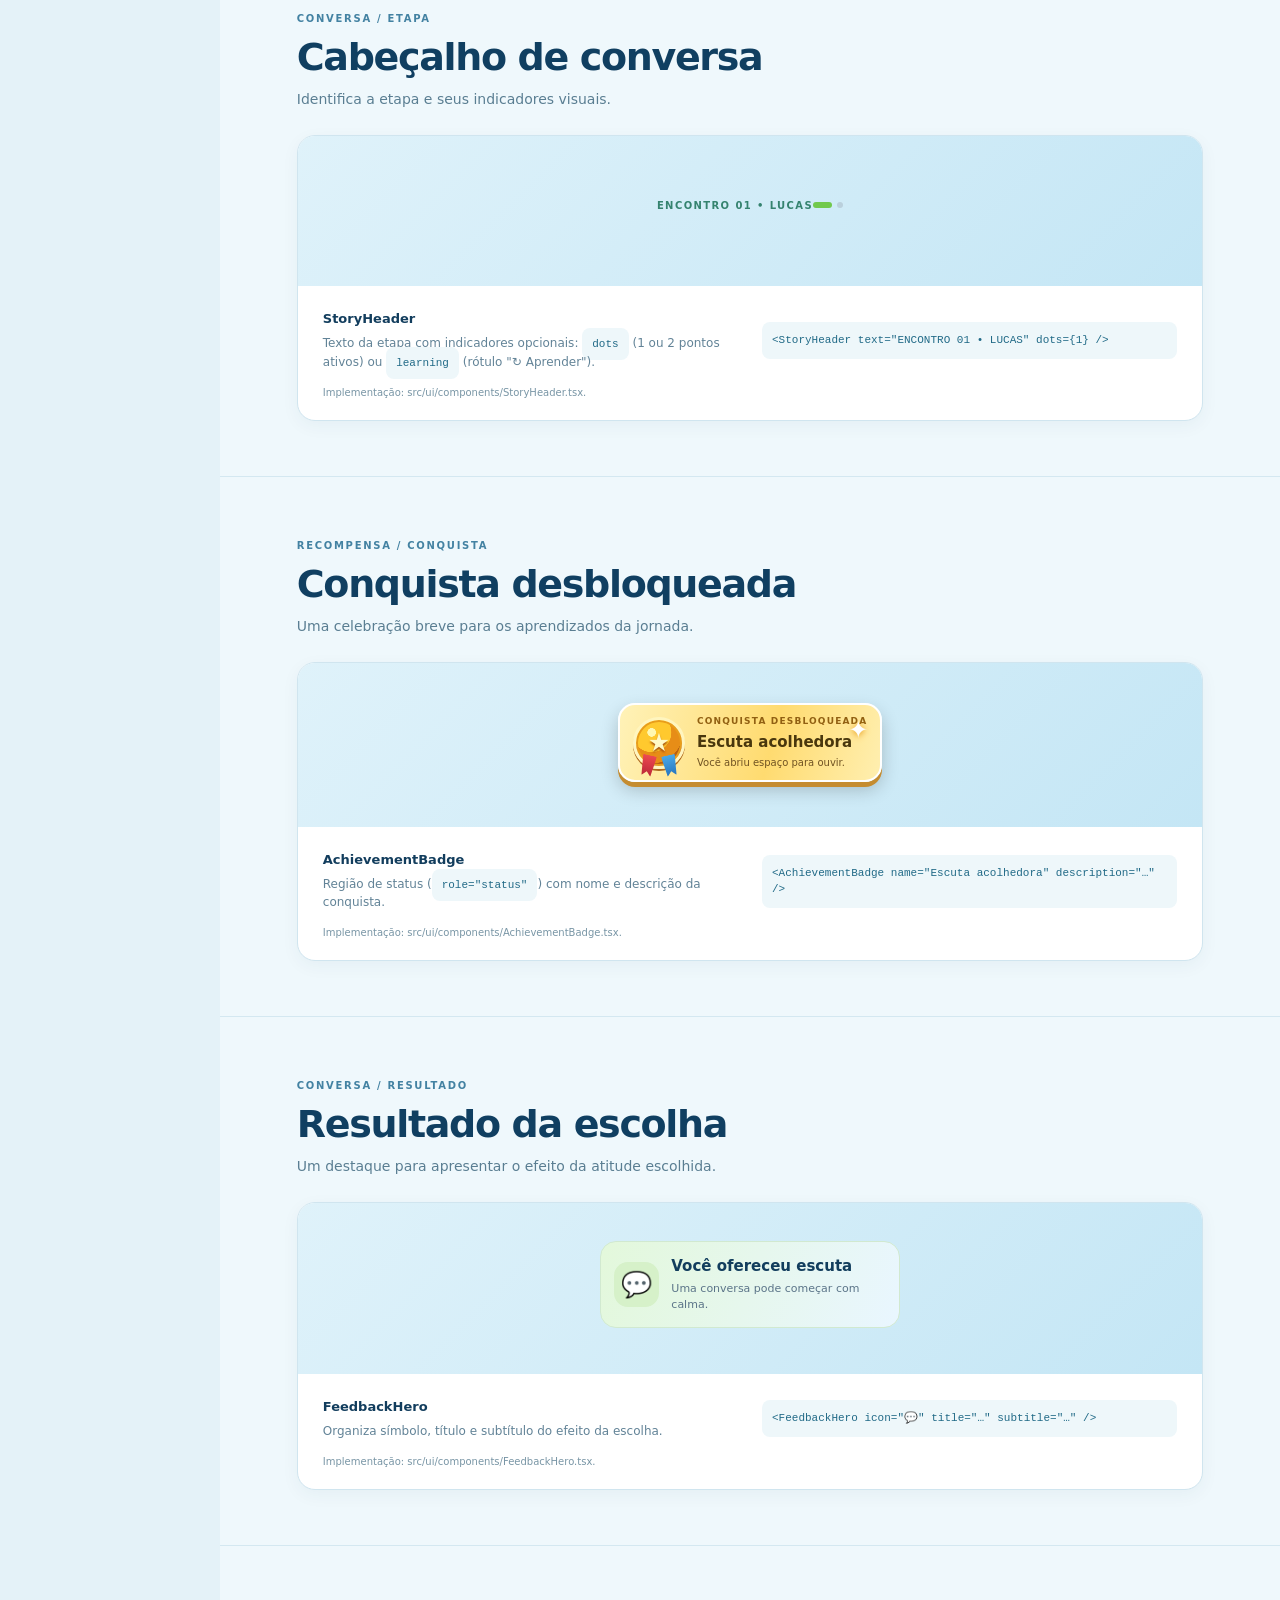
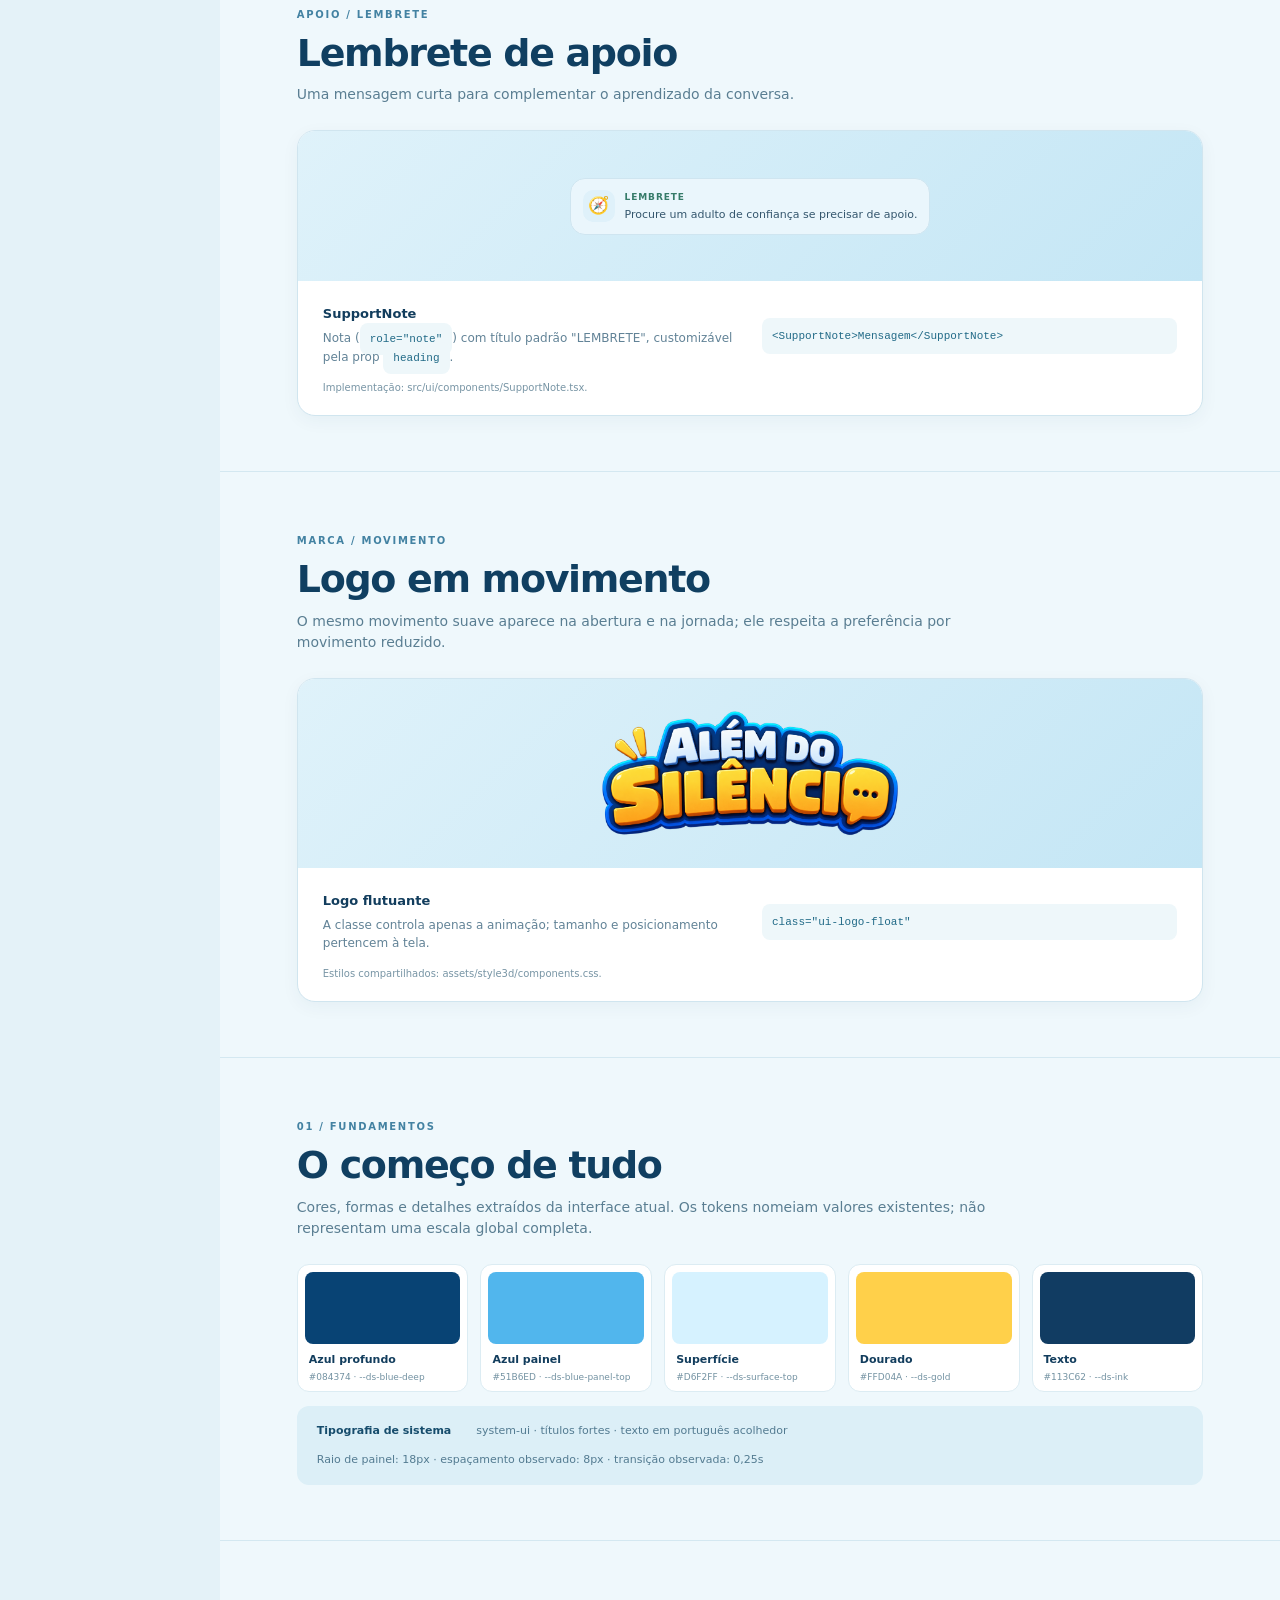
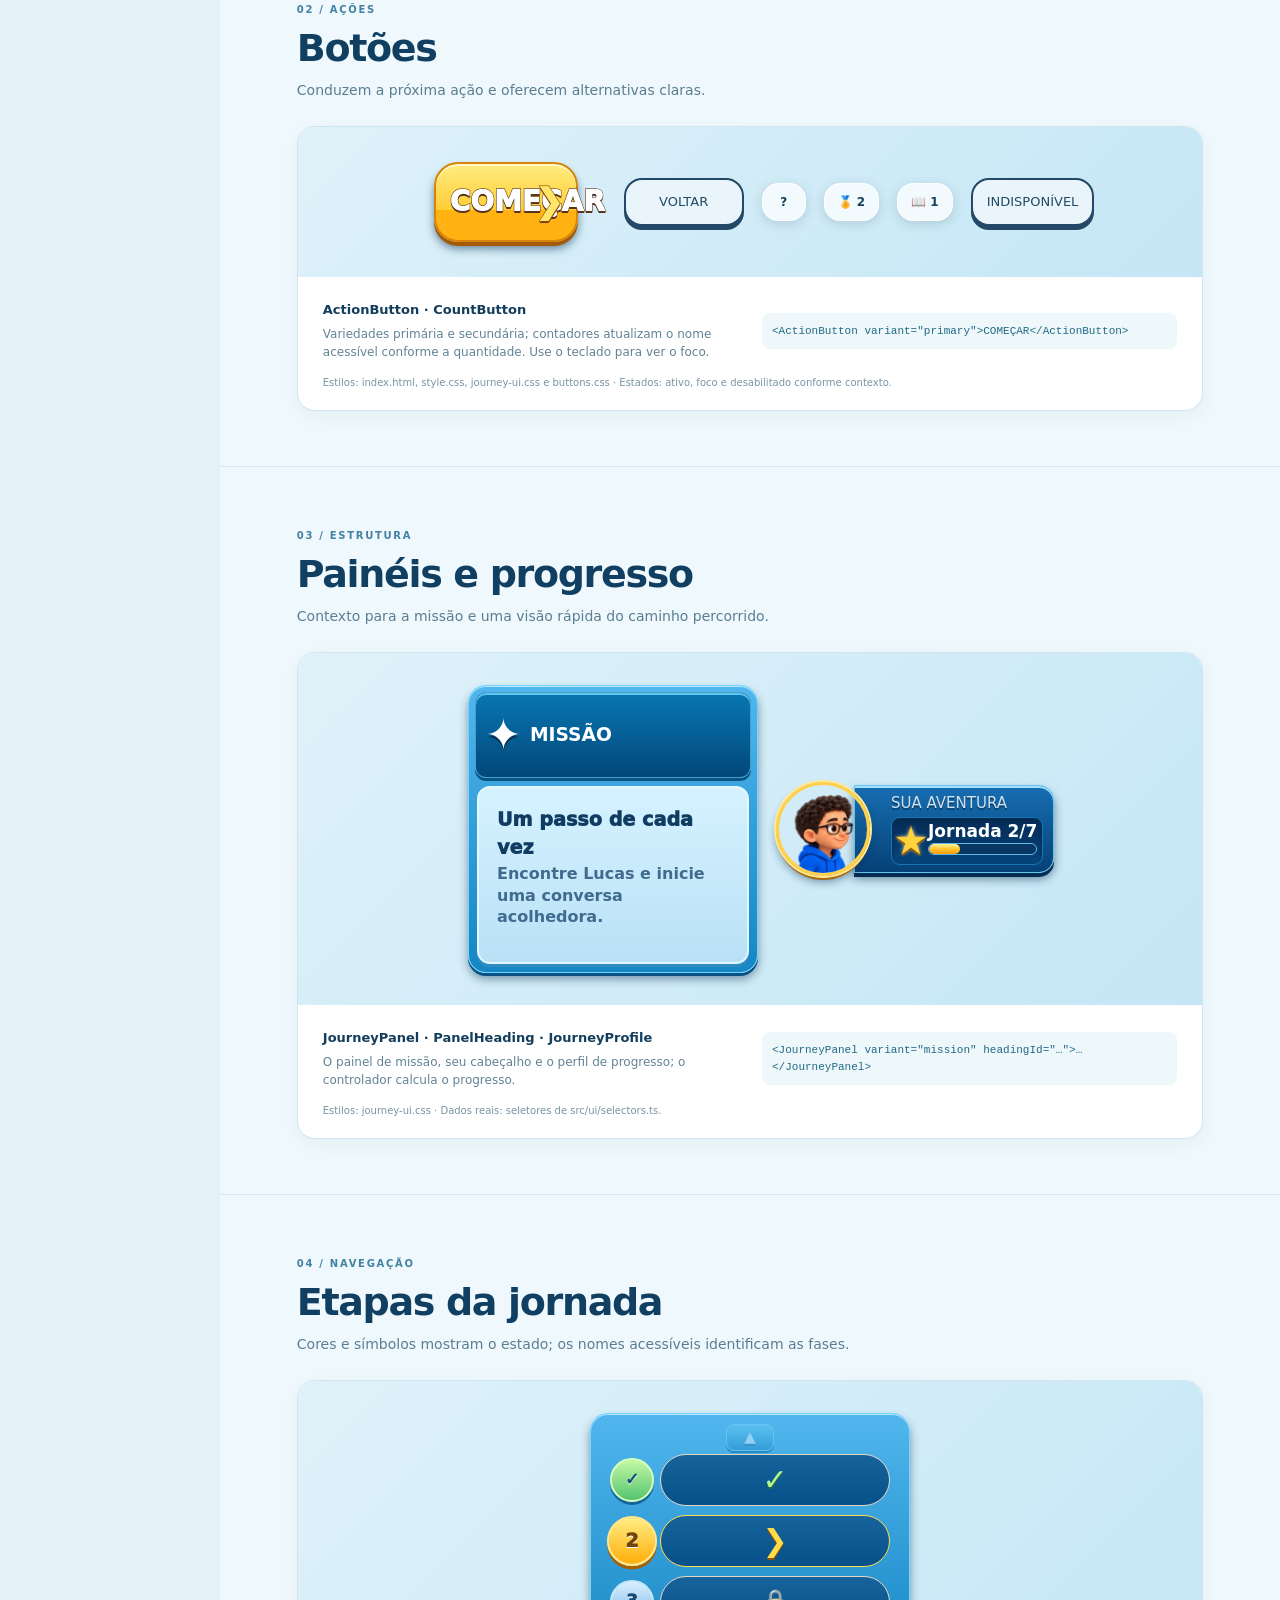
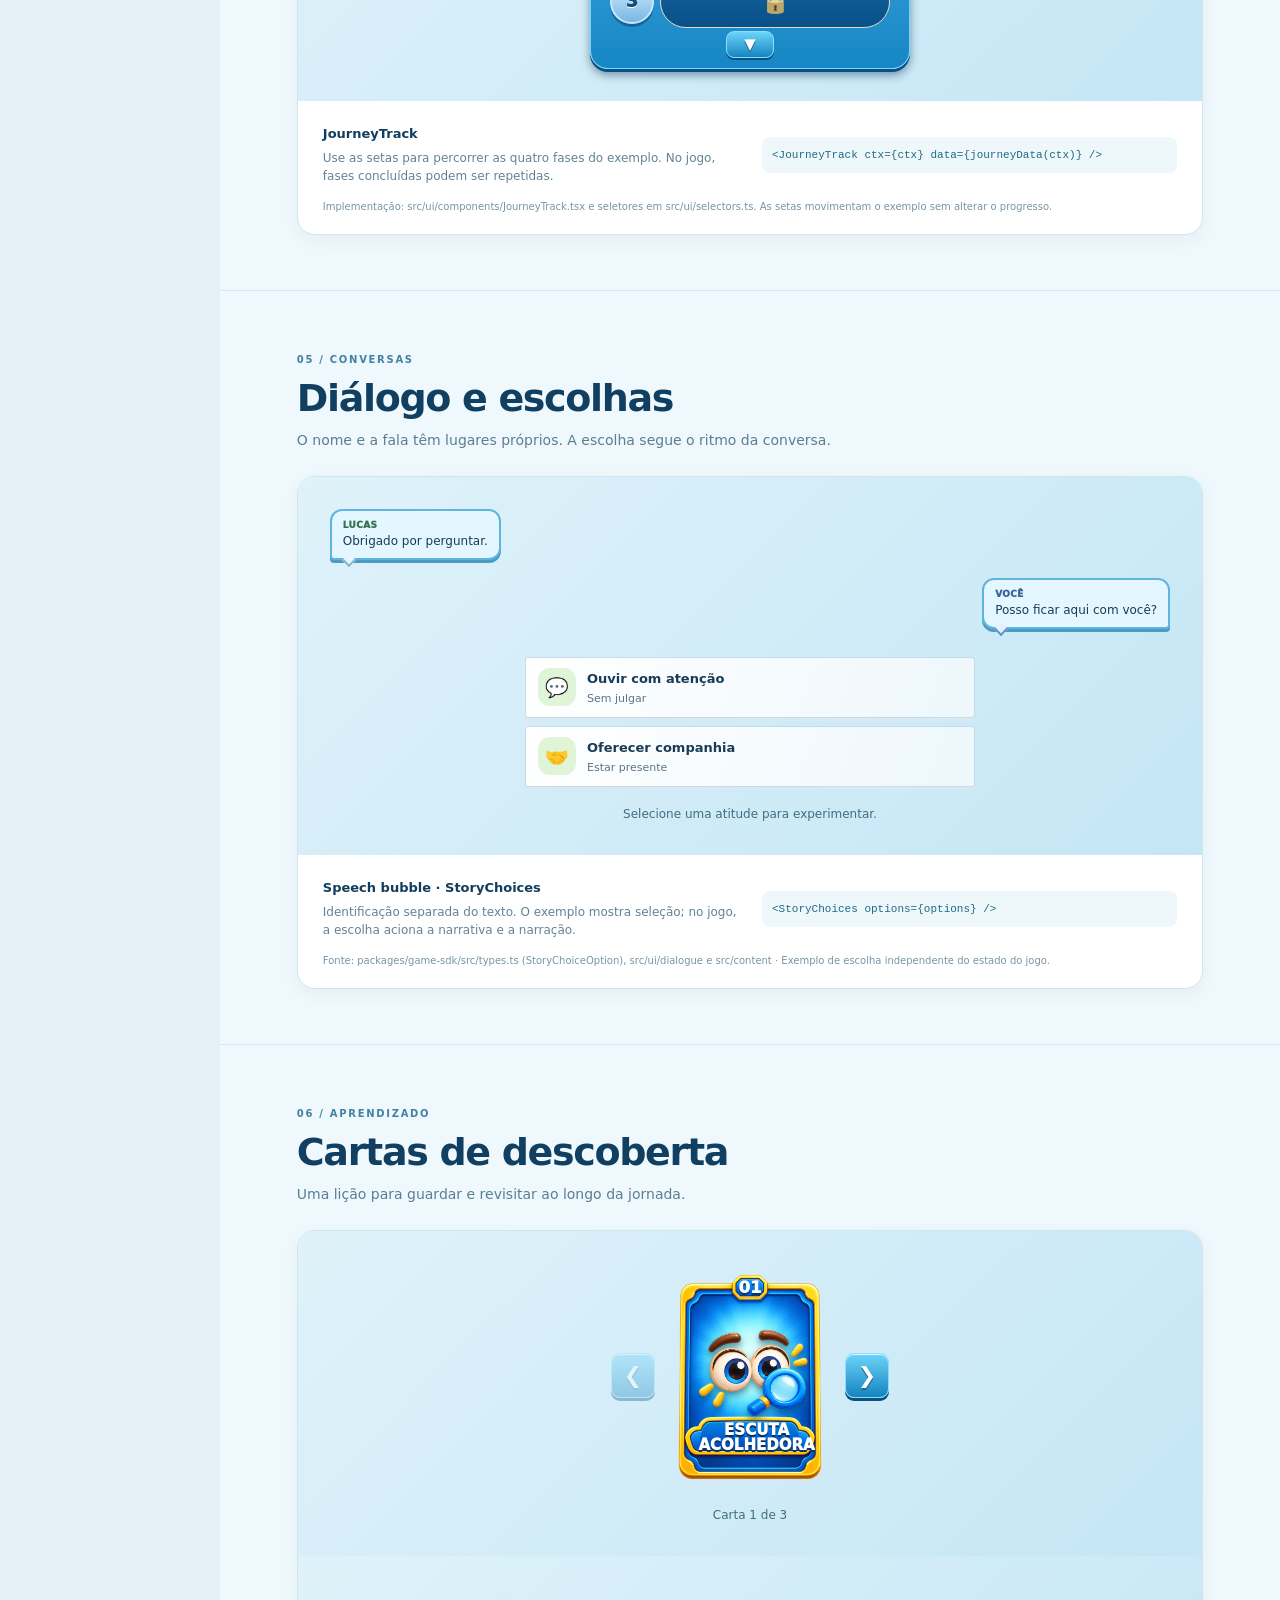
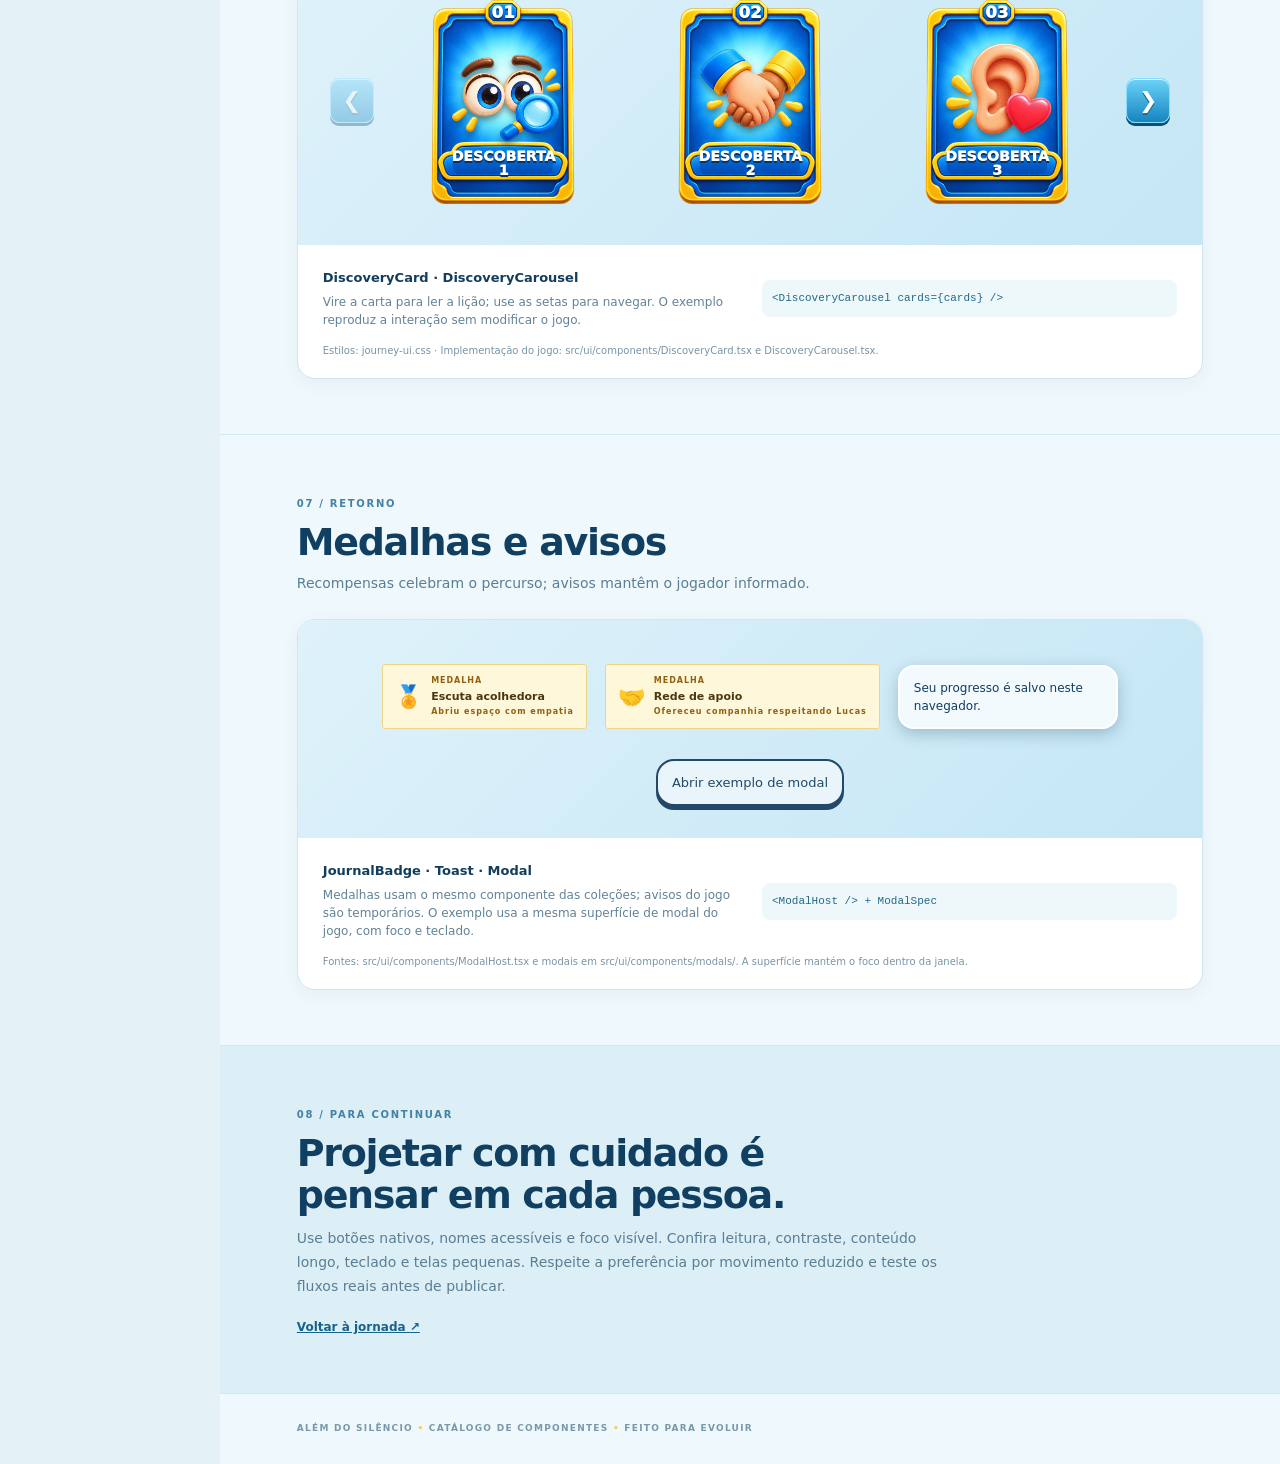
<file: catalogo.html>
<!doctype html>
<html lang="pt-BR">
<head>
  <meta charset="utf-8">
  <meta name="viewport" content="width=device-width, initial-scale=1">
  <title>Catálogo de componentes — Além do Silêncio</title>
  <link rel="stylesheet" href="assets/style3d/design-tokens.css">
  <link rel="stylesheet" href="assets/style3d/style.css">
  <link rel="stylesheet" href="assets/style3d/journey-ui.css">
  <link rel="stylesheet" href="assets/style3d/components.css">
  <link rel="stylesheet" href="catalogo.css">
  <script src="catalog.js" defer></script>
  <script src="catalogo.js" defer></script>
</head>
<body class="catalog">
  <a class="skip-link" href="#conteudo">Pular para o conteúdo</a>
  <header class="catalog-header"><a href="#inicio" class="catalog-brand"><img src="assets/style3d/logo-jornada.png" alt="Além do Silêncio"><span>GUIA VISUAL <b>•</b> COMPONENTES</span></a><a class="back-link" href="./">← Voltar ao jogo</a></header>
  <div class="catalog-shell" id="inicio">
    <aside class="catalog-sidebar" aria-label="Navegação do catálogo"><p>DESIGN SYSTEM</p><nav><a href="#fundamentos">01 <span>Fundamentos</span></a><a href="#botoes">02 <span>Botões</span></a><a href="#paineis">03 <span>Painéis e progresso</span></a><a href="#etapas">04 <span>Etapas da jornada</span></a><a href="#dialogo">05 <span>Diálogo e escolhas</span></a><a href="#cartas">06 <span>Cartas de descoberta</span></a><a href="#medalhas">07 <span>Medalhas e avisos</span></a><a href="#acessibilidade">08 <span>Acessibilidade</span></a></nav><div class="sidebar-note">Feito para manter cada nova tela parte da mesma jornada. <span>✦</span></div></aside>
    <main id="conteudo" class="catalog-main">
      <section class="hero"><div><p class="overline">UMA BIBLIOTECA PARA CRIAR COM CUIDADO</p><h1>Uma jornada,<br><em>uma linguagem.</em></h1><p>Os elementos que dão vida ao Além do Silêncio, reunidos para criar experiências consistentes, acolhedoras e acessíveis.</p><a href="#fundamentos" class="hero-link">Explorar o catálogo <span>↓</span></a></div><img src="assets/style3d/pedestal-quadra.png" alt="Ilustração da quadra escolar"></section>
      <div id="catalog-error" role="alert" hidden>Não foi possível carregar os estilos do jogo. Abra o catálogo pelo servidor de desenvolvimento.</div>
      <section class="section" data-components="collection-heading" aria-labelledby="collection-heading-example-title"><div class="section-head"><span>COLEÇÃO / CABEÇALHO</span><h2 id="collection-heading-example-title">Cabeçalho de coleção</h2><p>Identifica a coleção aberta na jornada.</p></div><div class="component"><div class="demo" data-demo="collection-heading"></div><div class="details"><div><b>CollectionHeading</b><p>Recebe ícone, rótulo (kicker) e título; o botão de fechar aparece quando a coleção está em modal.</p></div><code>&lt;CollectionHeading icon="📓" kicker="SUAS CONVERSAS" title="Diário" /&gt;</code><small>Implementação: src/ui/components/CollectionHeading.tsx.</small></div></div></section>
      <section class="section" data-components="journal-entry" aria-labelledby="journal-entry-example-title"><div class="section-head"><span>DIÁRIO / ANOTAÇÃO</span><h2 id="journal-entry-example-title">Anotação expansível</h2><p>Uma reflexão que pode ser aberta para leitura.</p></div><div class="component"><div class="demo" data-demo="journal-entry"></div><div class="details"><div><b>JournalEntry</b><p>Renderiza um <code>&lt;details&gt;</code> nativo: ícone, título, preview e corpo completos.</p></div><code>&lt;JournalEntry icon title preview body /&gt;</code><small>Implementação: src/ui/components/JournalEntry.tsx.</small></div></div></section>
      <section class="section" data-components="journal-badge" aria-labelledby="journal-badge-example-title"><div class="section-head"><span>COLEÇÃO / MEDALHA</span><h2 id="journal-badge-example-title">Medalha da coleção</h2><p>Relembra uma conquista e o cuidado demonstrado.</p></div><div class="component"><div class="demo" data-demo="journal-badge"></div><div class="details"><div><b>JournalBadge</b><p>Exibe ícone, nome da medalha e o detalhe da conquista.</p></div><code>&lt;JournalBadge icon="🏅" name="Escuta acolhedora" detail="…" /&gt;</code><small>Implementação: src/ui/components/JournalBadge.tsx.</small></div></div></section>
      <section class="section" data-components="empty-state" aria-labelledby="empty-example-title"><div class="section-head"><span>COLEÇÃO / ESTADO VAZIO</span><h2 id="empty-example-title">Quando ainda não há conteúdo</h2><p>Uma orientação para indicar o que aparecerá depois.</p></div><div class="component"><div class="demo" data-demo="empty-state"></div><div class="details"><div><b>EmptyState</b><p>Mensagem simples dentro de <code>.journal-empty</code>; a tela decide quando exibi-la.</p></div><code>&lt;EmptyState&gt;Suas anotações…&lt;/EmptyState&gt;</code><small>Implementação: src/ui/components/EmptyState.tsx.</small></div></div></section>
      <section class="section" data-components="story-tile" aria-labelledby="tile-example-title"><div class="section-head"><span>CONTEXTO / INFORMAÇÃO</span><h2 id="tile-example-title">Quadro de informação</h2><p>Reúne um símbolo, um rótulo e um detalhe.</p></div><div class="component"><div class="demo" data-demo="story-tiles"></div><div class="details"><div><b>StoryTile · StoryTrack</b><p>Cada quadro recebe ícone, rótulo e detalhe; o trilho agrupa os quadros em <code>.story-track</code>.</p></div><code>&lt;StoryTrack tiles={[{ icon, label, detail }]} /&gt;</code><small>Implementação: src/ui/components/StoryTile.tsx e StoryTrack.tsx.</small></div></div></section>
      <section class="section" data-components="story-header" aria-labelledby="story-header-example-title"><div class="section-head"><span>CONVERSA / ETAPA</span><h2 id="story-header-example-title">Cabeçalho de conversa</h2><p>Identifica a etapa e seus indicadores visuais.</p></div><div class="component"><div class="demo" data-demo="story-header"></div><div class="details"><div><b>StoryHeader</b><p>Texto da etapa com indicadores opcionais: <code>dots</code> (1 ou 2 pontos ativos) ou <code>learning</code> (rótulo "↻ Aprender").</p></div><code>&lt;StoryHeader text="ENCONTRO 01 • LUCAS" dots={1} /&gt;</code><small>Implementação: src/ui/components/StoryHeader.tsx.</small></div></div></section>
      <section class="section" data-components="achievement-badge" aria-labelledby="badge-example-title"><div class="section-head"><span>RECOMPENSA / CONQUISTA</span><h2 id="badge-example-title">Conquista desbloqueada</h2><p>Uma celebração breve para os aprendizados da jornada.</p></div><div class="component"><div class="demo" data-demo="achievement-badge"></div><div class="details"><div><b>AchievementBadge</b><p>Região de status (<code>role="status"</code>) com nome e descrição da conquista.</p></div><code>&lt;AchievementBadge name="Escuta acolhedora" description="…" /&gt;</code><small>Implementação: src/ui/components/AchievementBadge.tsx.</small></div></div></section>
      <section class="section" data-components="feedback-hero" aria-labelledby="feedback-example-title"><div class="section-head"><span>CONVERSA / RESULTADO</span><h2 id="feedback-example-title">Resultado da escolha</h2><p>Um destaque para apresentar o efeito da atitude escolhida.</p></div><div class="component"><div class="demo" data-demo="feedback-hero"></div><div class="details"><div><b>FeedbackHero</b><p>Organiza símbolo, título e subtítulo do efeito da escolha.</p></div><code>&lt;FeedbackHero icon="💬" title="…" subtitle="…" /&gt;</code><small>Implementação: src/ui/components/FeedbackHero.tsx.</small></div></div></section>
      <section class="section" data-components="support-note" aria-labelledby="support-example-title"><div class="section-head"><span>APOIO / LEMBRETE</span><h2 id="support-example-title">Lembrete de apoio</h2><p>Uma mensagem curta para complementar o aprendizado da conversa.</p></div><div class="component"><div class="demo" data-demo="support-note"></div><div class="details"><div><b>SupportNote</b><p>Nota (<code>role="note"</code>) com título padrão "LEMBRETE", customizável pela prop <code>heading</code>.</p></div><code>&lt;SupportNote&gt;Mensagem&lt;/SupportNote&gt;</code><small>Implementação: src/ui/components/SupportNote.tsx.</small></div></div></section>
      <section class="section" aria-labelledby="logo-example-title"><div class="section-head"><span>MARCA / MOVIMENTO</span><h2 id="logo-example-title">Logo em movimento</h2><p>O mesmo movimento suave aparece na abertura e na jornada; ele respeita a preferência por movimento reduzido.</p></div><div class="component"><div class="demo"><img class="ui-logo ui-logo-float" src="assets/style3d/logo-jornada.png" alt="Além do Silêncio" style="width:min(100%,300px)"></div><div class="details"><div><b>Logo flutuante</b><p>A classe controla apenas a animação; tamanho e posicionamento pertencem à tela.</p></div><code>class="ui-logo-float"</code><small>Estilos compartilhados: assets/style3d/components.css.</small></div></div></section>
      <section id="fundamentos" class="section"><div class="section-head"><span>01 / FUNDAMENTOS</span><h2>O começo de tudo</h2><p>Cores, formas e detalhes extraídos da interface atual. Os tokens nomeiam valores existentes; não representam uma escala global completa.</p></div><div class="swatches"><div><i style="--swatch:#084374"></i><b>Azul profundo</b><small>#084374 · --ds-blue-deep</small></div><div><i style="--swatch:#51b6ed"></i><b>Azul painel</b><small>#51B6ED · --ds-blue-panel-top</small></div><div><i style="--swatch:#d6f2ff"></i><b>Superfície</b><small>#D6F2FF · --ds-surface-top</small></div><div><i style="--swatch:#ffd04a"></i><b>Dourado</b><small>#FFD04A · --ds-gold</small></div><div><i style="--swatch:#113c62"></i><b>Texto</b><small>#113C62 · --ds-ink</small></div></div><div class="foundation-note"><strong>Tipografia de sistema</strong><span>system-ui · títulos fortes · texto em português acolhedor</span><span>Raio de painel: 18px · espaçamento observado: 8px · transição observada: 0,25s</span></div></section>
      <section id="botoes" class="section" data-components="action-button count-button"><div class="section-head"><span>02 / AÇÕES</span><h2>Botões</h2><p>Conduzem a próxima ação e oferecem alternativas claras.</p></div><div class="component"><div class="demo demo-buttons" data-demo="buttons"></div><div class="details"><div><b>ActionButton · CountButton</b><p>Variedades primária e secundária; contadores atualizam o nome acessível conforme a quantidade. Use o teclado para ver o foco.</p></div><code>&lt;ActionButton variant="primary"&gt;COMEÇAR&lt;/ActionButton&gt;</code><small>Estilos: index.html, style.css, journey-ui.css e buttons.css · Estados: ativo, foco e desabilitado conforme contexto.</small></div></div></section>
      <section id="paineis" class="section" data-components="journey-panel panel-heading journey-profile"><div class="section-head"><span>03 / ESTRUTURA</span><h2>Painéis e progresso</h2><p>Contexto para a missão e uma visão rápida do caminho percorrido.</p></div><div class="component"><div class="demo demo-panel" data-demo="panels"></div><div class="details"><div><b>JourneyPanel · PanelHeading · JourneyProfile</b><p>O painel de missão, seu cabeçalho e o perfil de progresso; o controlador calcula o progresso.</p></div><code>&lt;JourneyPanel variant="mission" headingId="…"&gt;…&lt;/JourneyPanel&gt;</code><small>Estilos: journey-ui.css · Dados reais: seletores de src/ui/selectors.ts.</small></div></div></section>
      <section id="etapas" class="section" data-components="journey-window"><div class="section-head"><span>04 / NAVEGAÇÃO</span><h2>Etapas da jornada</h2><p>Cores e símbolos mostram o estado; os nomes acessíveis identificam as fases.</p></div><div class="component"><div class="demo" data-demo="journey-window"></div><div class="details"><div><b>JourneyTrack</b><p>Use as setas para percorrer as quatro fases do exemplo. No jogo, fases concluídas podem ser repetidas.</p></div><code>&lt;JourneyTrack ctx={ctx} data={journeyData(ctx)} /&gt;</code><small>Implementação: src/ui/components/JourneyTrack.tsx e seletores em src/ui/selectors.ts. As setas movimentam o exemplo sem alterar o progresso.</small></div></div></section>
      <section id="dialogo" class="section" data-components="story-choice"><div class="section-head"><span>05 / CONVERSAS</span><h2>Diálogo e escolhas</h2><p>O nome e a fala têm lugares próprios. A escolha segue o ritmo da conversa.</p></div><div class="component"><div class="demo dialogue-demo" data-demo="dialogue"></div><div class="details"><div><b>Speech bubble · StoryChoices</b><p>Identificação separada do texto. O exemplo mostra seleção; no jogo, a escolha aciona a narrativa e a narração.</p></div><code>&lt;StoryChoices options={options} /&gt;</code><small>Fonte: packages/game-sdk/src/types.ts (StoryChoiceOption), src/ui/dialogue e src/content · Exemplo de escolha independente do estado do jogo.</small></div></div></section>
      <section id="cartas" class="section" data-components="discovery-card discovery-carousel"><div class="section-head"><span>06 / APRENDIZADO</span><h2>Cartas de descoberta</h2><p>Uma lição para guardar e revisitar ao longo da jornada.</p></div><div class="component"><div class="demo demo-cards"><div data-demo="card-carousel" style="display:contents"></div></div><div class="demo demo-cards"><div data-demo="discovery-carousel" style="display:contents"></div></div><div class="details"><div><b>DiscoveryCard · DiscoveryCarousel</b><p>Vire a carta para ler a lição; use as setas para navegar. O exemplo reproduz a interação sem modificar o jogo.</p></div><code>&lt;DiscoveryCarousel cards={cards} /&gt;</code><small>Estilos: journey-ui.css · Implementação do jogo: src/ui/components/DiscoveryCard.tsx e DiscoveryCarousel.tsx.</small></div></div></section>
      <section id="medalhas" class="section" data-components="modal-surface"><div class="section-head"><span>07 / RETORNO</span><h2>Medalhas e avisos</h2><p>Recompensas celebram o percurso; avisos mantêm o jogador informado.</p></div><div class="component"><div class="demo demo-medals" data-demo="medals"></div><div class="details"><div><b>JournalBadge · Toast · Modal</b><p>Medalhas usam o mesmo componente das coleções; avisos do jogo são temporários. O exemplo usa a mesma superfície de modal do jogo, com foco e teclado.</p></div><code>&lt;ModalHost /&gt; + ModalSpec</code><small>Fontes: src/ui/components/ModalHost.tsx e modais em src/ui/components/modals/. A superfície mantém o foco dentro da janela.</small></div></div></section>
      <section id="acessibilidade" class="section closing"><span>08 / PARA CONTINUAR</span><h2>Projetar com cuidado é<br>pensar em cada pessoa.</h2><p>Use botões nativos, nomes acessíveis e foco visível. Confira leitura, contraste, conteúdo longo, teclado e telas pequenas. Respeite a preferência por movimento reduzido e teste os fluxos reais antes de publicar.</p><a href="./">Voltar à jornada ↗</a></section>
      <footer>ALÉM DO SILÊNCIO <span>•</span> CATÁLOGO DE COMPONENTES <span>•</span> FEITO PARA EVOLUIR</footer>
    </main>
  </div>
</body>
</html>
</file>
<file: assets/style3d/design-tokens.css>
/* Valores extraídos das regras existentes. Não são uma escala universal. */
:root {
  --ds-font: system-ui, -apple-system, BlinkMacSystemFont, "Segoe UI", sans-serif;
  --ds-blue-deep: #084374;
  --ds-blue-panel-top: #51b6ed;
  --ds-blue-panel-bottom: #1686c4;
  --ds-blue-panel-border: #73d6ff;
  --ds-surface-top: #d6f2ff;
  --ds-surface-bottom: #b9e1f6;
  --ds-ink: #113c62;
  --ds-gold: #ffd04a;
  --ds-panel-radius: 18px;
  --ds-panel-shadow: inset 0 2px #c6edff, 0 5px 0 #075187, 0 9px 18px #032d4f99;
  --ds-gap-small: 8px;
  --ds-motion-fast: .25s;
}
</file>
<file: assets/style3d/style.css>
/* A coherent illustrated finish for the existing interface and story scenes. */
#game,#game canvas{image-rendering:auto;background:#d6dfcf}
#startScreen{background:linear-gradient(180deg,#153f5140,#112d42d9),url('background-quadra.webp') center/cover no-repeat}
.journey-screen{background:linear-gradient(145deg,#fffbf3f2,#f6f0e4ee)!important;border-radius:28px!important;box-shadow:0 24px 80px #17344355!important;border:1px solid #fff!important}
.journey-track{background:linear-gradient(#ffffff55,#ffffffbb),url('background-jardim.webp') center/cover!important;border-radius:22px!important}
.journey-decor,.journey-school{display:none!important}
.journey-terrain{opacity:.65}
.journey-node{border-radius:50%!important;box-shadow:0 4px 12px #233f4440!important}
.journey-stop-copy{border-radius:14px!important;background:#fff9efef!important;border:1px solid #e5d8c4!important}
.journey-progress-box,.primary,.secondary,.modal-card,.choice{border-radius:18px!important}
.primary{background:linear-gradient(135deg,#c6eea4,#a6d77c)!important;box-shadow:0 4px 12px #3866462b!important;border:1px solid #eefbdd!important}
.modal-card{background:#fffaf1!important;box-shadow:0 20px 70px #183b4a44!important}
.player-avatar{object-fit:cover!important;object-position:center 15%;background:#d3e7ec!important;border-radius:50%!important}
.story-visual{background:url('background-quadra.webp') center/cover!important;image-rendering:auto!important}
.hall-story{background-image:url('background-corredor.webp')!important}
.support-story{background-image:url('background-acolhimento.webp')!important}
.garden-story{background-image:url('background-jardim.webp')!important}
.cafeteria-story{background-image:url('background-refeitorio.webp')!important}
.library-story{background-image:url('background-biblioteca.webp')!important}
.story-visual:before,.story-visual:after,.story-sun,.story-ball,.story-bench{display:none!important}
.story-lucas{height:168px!important;width:125px!important;bottom:0!important;object-fit:contain!important}
.art-loading,#artError{position:absolute;z-index:10;left:50%;top:50%;transform:translate(-50%,-50%);padding:16px 22px;border-radius:16px;background:#fffaf2f5;color:#284a54;text-align:center;box-shadow:0 6px 24px #17344333}
#artError{top:110px;z-index:20;font-size:13px}
@media(prefers-reduced-motion:reduce){*{scroll-behavior:auto!important}}

.story-visual > div:not(.story-scene-label){display:none!important}

.journey-screen:before,.journey-screen:after{display:none!important}
.journey-top,.journey-bottom{background:linear-gradient(120deg,#284f5f,#376977)!important;border-color:#fff5!important;box-shadow:none!important}
.journey-title{text-shadow:none!important;font-weight:800!important}
.journey-title,.journey-kicker{color:#fffaf0!important}
.journey-track{background:linear-gradient(#ffffff0d,#ffffff26),url('background-jardim.webp') center/cover!important}
.journey-river,.journey-river-light{display:none!important}
.journey-road{stroke:#f5deae!important}
.journey-road-shadow{stroke:#6f735f!important;opacity:.55}
.journey-stop-copy strong{color:#284956!important;font-size:clamp(9px,1.6vh,14px)!important}
.journey-stop-copy small{color:#52645e!important}
.journey-stop-copy em,.journey-stop-copy:after{color:#44713a!important}
.journey-stop.is-current .journey-stop-copy{background:#fffff2!important;border-color:#8caf69!important}
.journey-stop.is-current .journey-node{border-color:#a2b974!important;color:#2c4b53!important;box-shadow:0 3px 12px #334b4744!important}
.journey-progress-box{background:#153c4c80!important;border:1px solid #ffffff55!important}
.journey-note{border-radius:12px!important;background:#294f5bcc!important}
#objective,.brand{font-family:system-ui,sans-serif!important}
#objective{border:1px solid #fff!important;border-radius:14px!important;box-shadow:0 4px 16px #233e4930!important}
.iconbtn{border-radius:16px!important;border:1px solid #fff!important;box-shadow:0 3px 12px #233e492a!important}
.player-avatar{image-rendering:auto!important}

/* Mood tracking — indicador de humor do personagem */
.mood-indicator{display:inline-flex;align-items:center;gap:8px;padding:8px 14px;border-radius:20px;background:linear-gradient(135deg,#fff3cd,#ffe8a3);border:2px solid #f0c75e;box-shadow:0 2px 8px #00000015;margin:12px 0;font-size:14px;font-weight:700;color:#5a4a00}
.mood-indicator .mood-emoji{font-size:20px}
.mood-indicator .mood-label{letter-spacing:.5px;text-transform:uppercase;font-size:11px}
.mood-indicator[data-mood="calm"]{background:linear-gradient(135deg,#d4edda,#c3e6cb);border-color:#75b798;color:#155724}
.mood-indicator[data-mood="happy"]{background:linear-gradient(135deg,#d1ecf1,#bee5eb);border-color:#17a2b8;color:#0c5460}
.mood-indicator[data-mood="anxious"]{background:linear-gradient(135deg,#fff3cd,#ffe8a3);border-color:#f0c75e;color:#5a4a00}
.mood-indicator[data-mood="sad"]{background:linear-gradient(135deg,#f8d7da,#f5c6cb);border-color:#dc3545;color:#721c24}

/* Mood transition — mostra mudança de humor após escolha */
.mood-transition{display:flex;align-items:center;gap:10px;padding:12px 16px;border-radius:14px;margin:12px 0;font-size:15px;font-weight:600;animation:mood-pop .4s ease-out}
.mood-transition .mood-emoji{font-size:24px}
.mood-transition.mood-up{background:linear-gradient(135deg,#d4edda,#c3e6cb);border:2px solid #75b798;color:#155724}
.mood-transition.mood-down{background:linear-gradient(135deg,#f8d7da,#f5c6cb);border:2px solid #dc3545;color:#721c24}
.mood-transition .mood-text{flex:1}
@keyframes mood-pop{0%{transform:scale(.8);opacity:0}100%{transform:scale(1);opacity:1}}
</file>
<file: assets/style3d/journey-ui.css>
#startScreen{padding:0!important;align-items:stretch!important;background:#073d76!important}
.journey-screen{border:0!important;border-radius:0!important;box-shadow:none!important;background:radial-gradient(circle at 50% 35%,#177ab7,#073568 75%)!important;display:grid!important;grid-template-rows:auto minmax(0,1fr) auto!important;color:white}
.journey-top{padding:8px 3%!important;background:transparent!important;border:0!important;display:flex;justify-content:space-between;align-items:center;gap:10px}
.journey-profile{display:flex;align-items:center;gap:8px;background:#063969;border:2px solid #50b5ea;border-radius:15px;padding:3px 12px 3px 3px;font-size:clamp(10px,1.5vw,16px)}
.journey-profile img{width:clamp(40px,9vh,70px);height:clamp(40px,9vh,70px);object-fit:cover;border-radius:50%;border:3px solid #ffcf47}.journey-kicker{font-size:10px!important;color:#a8e2ff!important}.journey-title{margin:0;text-align:center;color:#fff!important;font-size:clamp(17px,3vw,32px)!important;line-height:1;text-shadow:0 3px #073568!important}.journey-title span{display:block;color:#ffcb3d}.journey-settings{border:2px solid #75c7ef;border-radius:12px;background:#0b568b;color:white;font-size:clamp(22px,4vh,35px);cursor:pointer}
.journey-layout{display:grid;grid-template-columns:minmax(150px,22%) minmax(0,1fr) minmax(160px,22%);gap:2%;padding:0 3%;min-height:0;align-items:center}.journey-panel{background:linear-gradient(#247fb6,#0e578f)!important;border:3px solid #5abfea;border-radius:16px!important;box-shadow:0 5px 0 #06345f,0 10px 18px #00244c66;overflow:hidden;color:#fff}.panel-heading{display:flex;align-items:center;gap:8px;padding:7px 10px;background:#064c83;border-bottom:2px solid #60bce9}.panel-heading span{font-size:clamp(18px,4vh,30px)}.panel-heading h2{font-size:clamp(12px,2vw,20px);margin:0;color:white}.mission-body{padding:clamp(8px,2vh,18px);font-size:clamp(10px,1.5vw,16px)}.mission-body strong{font-size:1.2em}.mission-body p{line-height:1.35}.journey-totals{display:flex;flex-wrap:wrap;gap:6px;font-size:.8em!important;color:#d4efff}.journey-totals span{background:#0a4878;border-radius:8px;padding:4px 6px}
.journey-center{height:100%;min-height:0;display:flex;flex-direction:column;justify-content:center;align-items:center;gap:8px}.journey-scene{position:relative;width:100%;height:65%;min-height:70px;background-position:center;background-size:cover;border:4px solid #75c3d7;border-radius:24px 24px 35px 35px;box-shadow:0 8px 0 #082c52,0 14px 20px #00284988;overflow:hidden}.journey-scene img{position:absolute;bottom:10%;left:50%;transform:translateX(-50%);height:55%;max-width:35%;object-fit:contain;filter:drop-shadow(0 5px 5px #122b3b88)}.scene-label{position:absolute;bottom:0;left:20%;right:20%;text-align:center;padding:4px;background:#103c65;border:2px solid #7ec7ea;border-bottom:0;border-radius:10px 10px 0 0;font-weight:1000;font-size:clamp(12px,2vw,22px)}.journey-actions{display:flex;justify-content:center;align-items:center;gap:5px;width:100%}.journey-actions .primary{width:80%;padding:clamp(7px,1.7vh,14px);background:linear-gradient(#ffe56c,#ffa900)!important;border:3px solid #ffde6d!important;color:#423015!important;box-shadow:0 5px 0 #a75c00!important;font-size:clamp(11px,1.8vw,18px);cursor:pointer}.journey-actions #installBtn{width:auto;font-size:9px;padding:6px}
.journey-track{height:90%;min-height:0;display:flex;flex-direction:column}.journey-stops{position:relative!important;inset:auto!important;list-style:none;overflow:auto;margin:0!important;padding:5px!important;display:flex!important;flex-direction:column;gap:4px}.journey-stop,.journey-stop:nth-child(n){position:relative!important;left:auto!important;top:auto!important;transform:none!important;max-width:none!important;display:flex!important;flex-direction:row!important;gap:6px;align-items:center}.journey-stop .journey-node{width:clamp(23px,5vh,38px)!important;height:clamp(23px,5vh,38px)!important;font-size:clamp(11px,2vh,17px)!important;box-shadow:none!important}.journey-stop-copy,.journey-stop:nth-child(n) .journey-stop-copy{flex:1;text-align:left!important;min-width:0!important;padding:3px 7px!important;background:#0b4d82!important;border-radius:8px!important;box-shadow:none!important}.journey-stop-copy strong{color:white!important;font-size:clamp(9px,1.4vh,13px)!important;white-space:normal!important}.journey-stop-copy small{display:none}.journey-stop-copy em{display:block!important;color:#c3e7f8!important;font-size:8px}.journey-stop.is-current .journey-stop-copy{background:#1273a9!important;border-color:#ffdc61!important}.journey-stop.is-done .journey-stop-copy em{display:block}.journey-hint{font-size:9px;margin:4px 8px 7px;color:#d5edfc}.journey-bottom{padding:5px 20% calc(5px + env(safe-area-inset-bottom,0px))!important;background:transparent!important;border:0!important;gap:4px}.journey-nav{flex:1;padding:6px 4px;border:2px solid #367fb2;background:#0b477b;color:white;font-size:clamp(9px,1.25vw,14px);font-weight:800;border-radius:10px;cursor:pointer}.journey-nav span{font-size:1.4em}.journey-nav.active{background:#0878bd;border-color:#71d8ff}.journey-screen button:focus-visible{outline:3px solid #fff27d;outline-offset:2px}
@media(max-height:420px){.journey-top{padding:3px 3%!important}.journey-profile img{width:36px;height:36px}.journey-kicker{font-size:8px!important}.journey-layout{gap:1%}.journey-track{height:100%}.panel-heading{padding:3px 7px}.mission-body{padding:7px}.mission-body p{margin:5px 0}.journey-hint{display:none}.journey-scene{height:64%}.journey-bottom{padding-top:3px!important;padding-bottom:3px!important}.journey-nav{padding:3px}.journey-stop-copy em{font-size:7px}}
@media(max-width:650px){.journey-layout{grid-template-columns:21% minmax(0,1fr) 24%;padding:0 1%;gap:1%}.journey-mission .journey-totals{display:none}.journey-title{font-size:16px!important}.journey-profile{padding-right:5px}.journey-profile strong{font-size:9px}.journey-bottom{padding-left:15%!important;padding-right:15%!important}.mission-body{font-size:10px}.journey-actions .primary{width:100%}}
/* A coleção acompanha a identidade da jornada e mantém leitura confortável. */
#modal:not(.completion-modal):not(.medal-board-modal) #modalCard{border:3px solid #4da8dc!important;border-radius:18px!important;box-shadow:0 7px 0 #073763,0 18px 40px #05284777!important;background:#f3faff!important;color:#163d5c}
#modal:not(.completion-modal) .collection-heading h2{color:#104d7b}
#modal:not(.completion-modal) .journal-empty{background:#deeffa;border-radius:12px;color:#315b79}
@media (orientation:portrait) and (min-width:768px){
 .journey-screen{overflow:auto!important;display:flex!important;flex-direction:column;min-height:100%;height:auto!important}
 .journey-top{flex:none}.journey-layout{flex:1;display:grid;grid-template-columns:1fr;grid-template-rows:auto auto auto;gap:10px;padding:8px 12px;align-items:stretch}
 .journey-center{grid-row:1;height:auto;gap:8px}.journey-scene{height:30vh;min-height:150px}.journey-actions .primary{width:100%}
 .journey-mission{grid-row:2}.journey-track{grid-row:3;height:auto;max-height:26vh}.journey-stops{min-height:0}.journey-hint{display:none}
 .journey-bottom{position:sticky;bottom:0;background:#073568!important;padding:6px 8px calc(6px + env(safe-area-inset-bottom,0px))!important}.journey-nav{font-size:10px}
}
/* Jornada: acabamento, proporções e profundidade do protótipo visual. */
.journey-screen{background:linear-gradient(180deg,#075497c9 0%,#0a5084ba 35%,#064b80c9 100%),url('background-quadra.webp') center/cover!important}
.journey-screen:before{display:block!important;inset:0;background:linear-gradient(135deg,#0b5c9d38 25%,transparent 25% 50%,#0b5c9d38 50% 75%,transparent 75%);background-size:82px 82px;opacity:.45}
.journey-top{padding:clamp(5px,1.8vh,15px) 3%!important;position:relative}
.journey-profile{min-width:18%;border-radius:20px;background:linear-gradient(#237fb6,#064270);border:3px solid #3fabe0;box-shadow:inset 0 2px #a0dfff,0 5px 0 #05345c,0 8px 12px #032c5288;padding:4px 14px 4px 4px}
.journey-profile img{width:clamp(44px,11vh,88px);height:clamp(44px,11vh,88px);border:4px solid #ffc53a;box-shadow:0 2px 0 #9a621a,0 0 0 2px #fff2a0}
.journey-profile>div{flex:1}.journey-profile strong{display:block;font-size:clamp(11px,1.5vw,18px);text-shadow:0 2px #003f6d}.journey-kicker{font-size:clamp(9px,1.1vw,14px)!important;letter-spacing:.04em!important}
.journey-progress-rail{display:block;margin-top:5px;height:clamp(8px,1.5vh,13px);background:#073762;border:2px solid #67bee6;border-radius:20px;overflow:hidden}.journey-progress-rail span{display:block;height:100%;background:linear-gradient(#fff393,#ffaf00);border-radius:20px}
.journey-title{font-weight:1000!important;letter-spacing:-.045em!important;font-size:clamp(21px,4vw,48px)!important;line-height:.8!important;-webkit-text-stroke:1px #11395f;paint-order:stroke fill;text-shadow:0 3px #123958,0 6px #062a4b,3px 0 #0b4169,-3px 0 #0b4169!important;transform:rotate(-2deg)}
.journey-title span{font-size:1.2em;color:#ffbd29;text-shadow:0 3px #a85e16,0 6px #612f15}
.journey-settings{width:clamp(42px,8vh,72px);height:clamp(42px,8vh,72px);background:linear-gradient(#2689ba,#07517d);border:3px solid #63c2ed;border-radius:15px;box-shadow:inset 0 2px #b8eaff,0 4px 0 #042d58,0 7px 12px #02274499;text-shadow:0 3px #073e6a}
.journey-layout{grid-template-columns:minmax(150px,23%) minmax(0,1fr) minmax(160px,23%);gap:1%;padding:0 3%}
.journey-panel{background:linear-gradient(var(--ds-blue-panel-top),var(--ds-blue-panel-bottom))!important;border:3px solid var(--ds-blue-panel-border);border-radius:var(--ds-panel-radius)!important;box-shadow:var(--ds-panel-shadow);color:white}
.panel-heading{margin:6px 6px 0;border:2px solid #459dd0;border-radius:11px;background:linear-gradient(#0877b3,#034779);box-shadow:inset 0 2px #64c3ec,0 3px #085482;padding:clamp(5px,1vh,10px);gap:8px}.panel-heading span{font-size:clamp(25px,5vh,44px);filter:drop-shadow(0 3px 0 #063458)}.panel-heading h2{font-size:clamp(13px,2.1vw,24px);font-weight:1000;text-shadow:0 3px #073a62}
.mission-body{margin:8px;background:linear-gradient(#d6f2ff,#b9e1f6);border:2px solid #e2f7ff;border-radius:13px;color:#113c62;box-shadow:0 3px 0 #318cc1;padding:clamp(9px,2vh,18px)}.mission-body strong{font-weight:1000}.mission-body p{color:#406b8f;font-weight:700}.journey-totals span{background:#c0e6fa;color:#24597b}
.journey-center{gap:0}.journey-scene{width:110%;height:77%;border:0;border-radius:0;background-size:cover;box-shadow:none;overflow:visible}
.journey-scene[data-map="quadra"]{background: url('jornada-quadra.png') center bottom/contain no-repeat!important}.journey-scene[data-map="quadra"] img{display:none}
.journey-scene:not([data-map="quadra"]){width:100%;height:68%;border:4px solid #76cde7;border-radius:45% 45% 18% 18%/25% 25% 15% 15%;box-shadow:0 13px 0 #0c3356,0 20px 12px #05243f88;overflow:hidden}
.scene-label{left:31%;right:31%;bottom:7%;padding:2px;background:transparent;border:0;border-radius:0;font-size:clamp(14px,2.4vw,28px);text-shadow:0 3px #082d4b,1px 0 #082d4b,-1px 0 #082d4b}.journey-scene:not([data-map="quadra"]) .scene-label{bottom:0;background:#0e3557;border:2px solid #77bedb;border-bottom:0;border-radius:10px 10px 0 0}
.journey-actions{position:relative;z-index:1}.journey-actions .primary{width:72%;border-radius:clamp(15px,3vh,25px)!important;border:4px solid #fcbf29!important;background:linear-gradient(#ffe770 0 40%,#ffca2f 42% 80%,#f8a900 82%)!important;box-shadow:inset 0 3px #fff5ad,0 5px 0 #a95a04,0 8px 10px #063b5d88!important;color:#fff!important;font-size:clamp(14px,2.5vw,26px);font-weight:1000;-webkit-text-stroke:1px #56331a;paint-order:stroke fill;text-shadow:0 2px #56331a}
.journey-track{height:88%}.journey-stops{gap:clamp(4px,1vh,9px);padding:8px!important}.journey-stop-copy,.journey-stop:nth-child(n) .journey-stop-copy{background:linear-gradient(#17659d,#075087)!important;border:2px solid #57b5e0;border-radius:18px!important;padding:4px 10px!important}.journey-stop.is-current .journey-stop-copy{background:linear-gradient(#1264a2,#054679)!important;border-color:#ffdb4d!important}.journey-stop .journey-node{border:3px solid #c4e8fa!important;background:linear-gradient(#d8efff,#78b6e4)!important;color:#124c7a!important;box-shadow:0 3px #176699!important}.journey-stop.is-current .journey-node{background:linear-gradient(#ffed83,#ffae0a)!important;border-color:#ffe68a!important;color:#74450b!important;box-shadow:0 3px #a86000!important}.journey-stop.is-done .journey-node{background:linear-gradient(#c3f8a3,#55c571)!important;border-color:#d6ffbc!important}
.journey-bottom{margin:4px auto clamp(5px,1vh,10px);width:min(72%,1000px);padding:5px!important;background:linear-gradient(#125b95,#053364)!important;border:3px solid #2c91c9!important;border-radius:24px!important;box-shadow:inset 0 2px #67bce7,0 5px 0 #062644,0 8px 12px #06233e99!important;gap:2px}.journey-nav{border:0;border-right:2px solid #082e55;border-radius:0;background:transparent;font-size:clamp(10px,1.5vw,16px);text-shadow:0 2px #073053}.journey-nav:last-child{border:0}.journey-nav span{font-size:clamp(20px,4vh,35px);vertical-align:middle;filter:drop-shadow(0 2px #032b4c)}.journey-nav.active{border:2px solid #61e8ff;border-radius:15px;background:linear-gradient(#00c5fc,#0074d2);box-shadow:inset 0 2px #c2faff,0 0 10px #00dfff}
@media(max-height:420px){.journey-profile img{width:38px;height:38px}.journey-title{font-size:22px!important}.journey-scene{height:70%}.journey-actions .primary{padding:5px}.panel-heading span{font-size:22px}.mission-body{padding:6px;margin:5px}.journey-bottom{margin:2px auto;padding:2px!important}.journey-nav span{font-size:20px}}
@media(orientation:portrait) and (min-width:768px){.journey-layout{grid-template-columns:1fr}.journey-scene[data-map="quadra"]{height:30vh;min-height:180px}.journey-actions .primary{width:80%}.journey-bottom{width:calc(100% - 16px);margin:4px 8px}.journey-track{height:auto}.journey-profile{min-width:0}.journey-title{font-size:20px!important}}
/* Acabamento compartilhado inspirado no protótipo aprovado. */
.journey-profile{position:relative;min-width:clamp(150px,20vw,270px);padding:0;border:0;background:none;box-shadow:none;overflow:visible}
.journey-profile img{position:relative;z-index:2;flex:none;width:clamp(48px,12vh,94px);height:clamp(48px,12vh,94px);border:3px solid #f5c545;box-shadow:0 2px 0 #99641a,0 0 0 2px #fff2ba,0 4px 7px #052947aa}
.journey-profile .profile-card{position:relative;margin-left:clamp(-24px,-3vh,-12px);padding:6px 10px 7px clamp(24px,4vh,38px);border:1px solid #69bce4;border-radius:0 13px 13px 0;background:linear-gradient(#1874ac,#074772);box-shadow:inset 0 1px #9bdbf3,0 3px 0 #07345d,0 5px 8px #062b4d77}
.journey-profile .journey-kicker{display:block;font-size:clamp(9px,1.3vw,15px)!important;color:#fff!important;text-shadow:0 2px #07375f;letter-spacing:0!important;margin-bottom:2px}
.profile-progress{position:relative;min-height:clamp(32px,6vh,48px);padding:4px 5px 5px clamp(24px,4.4vh,36px);border:1px solid #2577ac;border-radius:9px;background:linear-gradient(#08345d,#064c7c);box-shadow:inset 0 1px 3px #002b4b}
.profile-star{position:absolute;left:2px;top:50%;transform:translateY(-50%);font-size:clamp(23px,4.8vh,38px);line-height:1;color:#ffd12d;-webkit-text-stroke:1px #9d6612;paint-order:stroke fill;text-shadow:0 2px #854b08,0 0 3px #fff4ab}
.journey-profile strong{white-space:nowrap;font-size:clamp(10px,1.35vw,17px);line-height:1.1}.journey-progress-rail{height:clamp(7px,1.4vh,12px);margin-top:3px;border:1px solid #60b8e6}
.journey-panel{border-width:1px!important;box-shadow:inset 0 1px #b6e8ff,0 3px 0 #075187,0 6px 10px #032d4f77!important}
.panel-heading{border-width:1px}.panel-icon{display:block;flex:none;width:clamp(31px,6vh,52px);height:clamp(31px,6vh,52px);filter:drop-shadow(0 2px #073655)}.panel-icon svg,.journey-nav svg{width:100%;height:100%;display:block}
.journey-track{height:auto;max-height:90%;align-self:center}.journey-track .panel-heading{margin-bottom:6px}.journey-stops{gap:clamp(3px,.8vh,8px);padding:2px 8px 8px!important;scrollbar-width:thin;scrollbar-color:#4c9ac6 transparent}.journey-stop-copy,.journey-stop:nth-child(n) .journey-stop-copy{border-width:1px;min-height:clamp(26px,4.5vh,42px);display:flex;justify-content:center;padding:2px 8px!important}.journey-stop .journey-node{width:clamp(27px,5.6vh,44px)!important;height:clamp(27px,5.6vh,44px)!important;border-width:2px!important}.journey-stop.is-current .journey-node{box-shadow:0 3px #a86000!important}.journey-stop-copy strong{font-size:clamp(9px,1.35vh,13px)!important}.journey-stop-copy em{font-size:clamp(7px,1vh,9px)!important}.journey-hint{margin-top:0}
.journey-actions .primary{position:relative;width:72%;border:2px solid #d78508!important;border-radius:clamp(14px,3vh,24px)!important;background:linear-gradient(#ffec80,#ffcd36 60%,#ffb212 61%,#ffb212)!important;box-shadow:inset 0 2px #fff8c4,0 4px 0 #a55a08,0 7px 8px #072b4e88!important;padding:clamp(9px,2vh,17px) 18% clamp(9px,2vh,17px) 7%;font-size:clamp(15px,2.6vw,28px);text-align:center}.journey-actions .primary:after{content:'❯';position:absolute;right:9%;top:50%;transform:translateY(-50%);font-size:1.2em;color:#ffe66a;-webkit-text-stroke:1px #814100;text-shadow:0 2px #814100}
.journey-bottom{width:min(72%,1000px);gap:0;padding:5px!important;border:1px solid #68c9f1!important;border-radius:21px!important;background:linear-gradient(#125b95,#063967)!important;box-shadow:inset 0 1px #9bdbf3,0 4px 0 #052c51,0 7px 12px #06233e99!important}
.journey-nav{display:flex;align-items:center;justify-content:center;gap:clamp(5px,1vw,12px);min-width:0;padding:clamp(3px,.8vh,7px) 4px;border-radius:0;background:transparent!important;border-right:1px solid #002c51;color:white;font-size:clamp(9px,1.4vw,16px);text-shadow:0 2px #073053;white-space:nowrap}.journey-nav span{width:clamp(27px,5.5vh,46px);height:clamp(27px,5.5vh,46px);flex:none}.journey-nav.active{border:1px solid #72ddff;background:linear-gradient(#00c3fc,#0075d3)!important;border-radius:15px;box-shadow:inset 0 1px #c2faff,0 0 7px #00dfff}
/* Os mesmos materiais e contornos aparecem também nas telas internas. */
#topbar .iconbtn,#learningToggle{border:1px solid #66b7df!important;border-radius:12px!important;background:linear-gradient(#2387ba,#07517f)!important;color:white!important;box-shadow:inset 0 1px #b0e5fa,0 3px 0 #07375d!important;text-shadow:0 1px #07375d}
#objective{border:1px solid #71bce1!important;border-radius:10px!important;background:linear-gradient(#f5fbff,#d9eefb)!important;color:#174a6f!important;box-shadow:0 3px 0 #246794!important}
#modal:not(.completion-modal):not(.medal-board-modal) #modalCard{border:1px solid #73c9ef!important;border-radius:16px!important;box-shadow:inset 0 1px white,0 4px 0 #075187,0 12px 24px #032d4f77!important;background:linear-gradient(#f5fcff,#d5edfa)!important}
#modal:not(.completion-modal):not(.medal-board-modal) .primary,#learningScroll .primary{border:1px solid #cc850d!important;border-radius:12px!important;background:linear-gradient(#ffe984,#ffbf21)!important;color:#583413!important;box-shadow:inset 0 1px #fff8c4,0 3px 0 #ab6208!important}
#modal:not(.completion-modal):not(.medal-board-modal) .secondary,#learningScroll .secondary{border:1px solid #4da4ce!important;border-radius:12px!important;background:linear-gradient(#e9f8ff,#b8e1f6)!important;color:#164a6e!important;box-shadow:inset 0 1px white,0 3px 0 #3981ac!important}
@media(max-height:420px){.journey-profile img{width:42px;height:42px}.journey-profile .profile-card{padding-top:3px;padding-bottom:3px}.profile-progress{min-height:25px;padding-top:2px;padding-bottom:2px}.profile-star{font-size:22px}.journey-track{max-height:100%}.journey-stop-copy,.journey-stop:nth-child(n) .journey-stop-copy{min-height:21px}.journey-actions .primary{padding-top:6px;padding-bottom:6px}.journey-nav span{width:25px;height:25px}}
@media(orientation:portrait) and (min-width:768px){.journey-profile{min-width:145px}.journey-profile img{width:48px;height:48px}.journey-bottom{width:calc(100% - 16px)}.journey-track{max-height:26vh}.journey-actions .primary{width:80%}}
@media(orientation:portrait) and (min-width:768px){.journey-nav{flex-direction:column;gap:2px;white-space:normal;font-size:clamp(7px,2.2vw,9px)}.journey-nav span{width:26px;height:26px}}
#stickBase,#stickRightBase{border:2px solid #81d5f4!important;background:linear-gradient(#1674a9bb,#06426fbb)!important;box-shadow:inset 0 2px 8px #bcecff88,0 4px 0 #07385f!important}
#stick,#stickRight{background:linear-gradient(#e8faff,#84ceec)!important;border:1px solid #d6f5ff!important;box-shadow:0 3px 0 #226f9a!important}
#stickRightBase.action-btn{border:2px solid #81d5f4!important;background:linear-gradient(#1674a9bb,#06426fbb)!important;box-shadow:inset 0 2px 8px #bcecff88,0 4px 0 #07385f!important;color:#fff}
#stickRightBase.action-btn:active{transform:translateY(3px)!important;box-shadow:inset 0 2px 8px #bcecff88,0 1px 0 #07385f!important}
#stickRightBase .action-icon{width:42px;height:42px;color:#fff;filter:drop-shadow(0 2px 3px #102c4677)}
#playerSpeech .speech-bubble,#characterSpeech .speech-bubble,#characterSpeech .story-quote,#playerSpeech .story-choice{border-color:#60b5df!important;background:#e4f6ff!important;box-shadow:0 3px 0 #4a9ac4!important}
#learningScroll{border-color:#56b7e1!important;box-shadow:0 5px 0 #0b598a,0 10px 24px #032d4f55!important}
/* A rota mostra uma janela de três fases; os nomes continuam acessíveis aos leitores de tela. */
.journey-track{overflow:visible;max-height:none;align-self:center;padding-bottom:8px}.journey-track .panel-heading{position:relative;min-height:clamp(50px,9vh,78px);padding-left:clamp(40px,7vw,75px);margin:6px 6px 4px}.journey-track .map-icon{position:absolute;left:clamp(-15px,-1vw,-5px);top:50%;transform:translateY(-50%) rotate(-8deg);width:clamp(54px,9vh,88px);height:clamp(54px,9vh,88px);filter:drop-shadow(0 4px 1px #06355b)}.journey-track .panel-heading h2{font-size:clamp(12px,1.7vw,21px);white-space:nowrap}
.journey-stops{overflow:visible;gap:clamp(5px,1vh,10px);padding:3px 9px!important}.journey-stop[hidden]{display:none!important}.journey-stop-copy strong,.journey-stop-copy small,.journey-stop-copy em{display:none!important}.journey-stop-copy,.journey-stop:nth-child(n) .journey-stop-copy{min-height:clamp(33px,6vh,52px);border-radius:50px!important;background:linear-gradient(#17639b,#075089)!important;position:relative;align-items:center}.journey-stop-copy:after{display:block!important;content:'🔒';font-size:clamp(16px,3vh,23px);filter:saturate(.4);line-height:1}.journey-stop.is-current .journey-stop-copy:after{content:'❯';color:#ffdc48!important;font-size:clamp(20px,4vh,30px);filter:none;text-shadow:0 2px #8e5107}.journey-stop.is-done .journey-stop-copy:after{content:'✓';font-size:clamp(20px,4vh,30px);color:#b3f98e!important;filter:none;text-shadow:0 2px #236d42}.journey-stop.is-done.is-current .journey-stop-copy:after{content:'✓'}
.journey-arrow{display:block;align-self:center;width:clamp(34px,6vh,48px);height:clamp(20px,3vh,27px);border:1px solid #8bdcff;border-radius:8px;background:linear-gradient(#6cd4f9,#1684c0);box-shadow:0 2px 0 #07517e;color:white;text-shadow:0 2px #1d6790;font-size:clamp(10px,1.8vh,15px);cursor:pointer}.journey-arrow:disabled{opacity:.4;cursor:default}
.journey-layout[hidden],.journey-collection[hidden]{display:none!important}
.journey-collection{align-self:stretch;justify-self:center;width:min(78%,950px);min-height:0;display:flex;flex-direction:column;padding:clamp(8px,2vh,18px);border:1px solid #8cdbf8;border-radius:20px;background:linear-gradient(#52b9ed,#1685c2);box-shadow:inset 0 2px #c7efff,0 5px 0 #075187,0 10px 18px #032d4f77;animation:collection-slide .24s ease-out}
.collection-slide-heading{display:flex;align-items:center;gap:12px;padding:clamp(7px,1vh,12px) 16px;border:1px solid #4da7d3;border-radius:12px;background:linear-gradient(#0a77b2,#064b7b);box-shadow:inset 0 1px #92d9f6,0 3px 0 #085482;color:white}.collection-slide-heading>span{font-size:clamp(24px,5vh,42px);filter:drop-shadow(0 2px #053556)}.collection-slide-heading small{font-size:clamp(9px,1.2vw,13px);font-weight:800;color:#bceaff}.collection-slide-heading h2{margin:0;color:white;text-shadow:0 2px #073a62;font-size:clamp(18px,2.8vw,30px)}
.collection-slide-content{min-height:0;overflow:auto;flex:1;margin-top:10px;padding:clamp(8px,2vh,16px);border:1px solid #effaff;border-radius:14px;background:linear-gradient(#e6f7ff,#c6e9fa);box-shadow:0 3px 0 #378fbc;color:#16486c}.collection-slide-content .journal-empty{padding:clamp(15px,4vh,35px);background:transparent;color:#315b79;font-weight:700;text-align:center}.collection-slide-content .journal-entry,.collection-slide-content .journal-badge{border:1px solid #8acbe9;border-radius:12px;background:#f5fcff;box-shadow:0 3px 0 #98cce4;margin-bottom:8px}.collection-slide-content .journal-entry-copy strong,.collection-slide-content .journal-badge-copy strong{color:#174b70}
@keyframes collection-slide{from{opacity:0;transform:translateX(18px)}to{opacity:1;transform:translateX(0)}}
@media(prefers-reduced-motion:reduce){.journey-collection{animation:none}}
@media(max-height:420px){.journey-track .panel-heading{min-height:35px}.journey-track .map-icon{width:46px;height:46px}.journey-stop-copy,.journey-stop:nth-child(n) .journey-stop-copy{min-height:25px}.journey-arrow{height:18px}.journey-collection{padding:6px}.collection-slide-heading{padding:4px 10px}.collection-slide-content{margin-top:5px;padding:6px}}
@media(orientation:portrait) and (min-width:768px){.journey-track{max-height:none}.journey-collection{width:calc(100% - 24px);min-height:50vh;margin:8px 12px;flex:1}.journey-track .panel-heading{padding-left:70px}}
.journey-title{width:clamp(155px,28vw,410px);height:clamp(58px,14vh,125px);margin:0;display:flex;align-items:center;justify-content:center;-webkit-text-stroke:0!important;animation:logo-float 4s ease-in-out infinite}
.journey-title img{height:100%;object-fit:contain;filter:drop-shadow(0 4px 2px #06335888)}
@keyframes logo-float{0%,100%{transform:translateY(0)}50%{transform:translateY(-5px)}}
@media(prefers-reduced-motion:reduce){.journey-title{animation:none}}
@media(max-height:420px){.journey-title{height:49px;width:clamp(130px,25vw,260px)}}
@media(orientation:portrait) and (min-width:768px){.journey-title{width:clamp(125px,36vw,220px);height:65px}}
/* Cartas de lições e momento de recompensa após a fala do Mago. */
#discoveryRewards[hidden]{display:none!important}
#learningScroll.is-summary{width:min(860px,calc(100% - 24px));max-height:calc(100% - 20px);border:2px solid #50a8da!important;border-radius:18px!important;background:radial-gradient(circle at 50% 40%,#16659a,#082d50 78%)!important;color:#fff;box-shadow:0 8px 30px #041b32bb,0 0 0 100vmax #061a2bdc!important;overflow:hidden}
#learningScroll.is-summary .learning-scroll-title{background:linear-gradient(#136caa,#064577);border-bottom:1px solid #63b6df;color:white;text-align:center;font-size:clamp(13px,2.2vw,22px);letter-spacing:.06em;text-shadow:0 2px #043558}
#learningScroll.is-summary #learningScrollContent{display:none}
#discoveryRewards{display:flex;align-items:center;gap:clamp(8px,2vw,24px);padding:clamp(8px,2vh,18px);min-height:0;overflow:auto}
.discovery-reward-art{display:flex;flex-direction:column;align-items:center;justify-content:center;flex:0 0 25%;min-width:100px;text-align:center;color:#8fe8ff;font-weight:1000;text-shadow:0 2px #063658;font-size:clamp(10px,1.5vw,16px)}
.discovery-reward-art img{width:100%;max-height:30vh;object-fit:contain;filter:drop-shadow(0 7px 7px #031727aa)}
.discovery-reward-list{min-width:0;flex:1;max-height:52vh;overflow:auto}.discovery-instruction,.collection-description{margin:0 0 9px;font-size:clamp(11px,1.4vw,14px);color:#ccefff;font-weight:700}.collection-description{color:#2b6487}
.discovery-grid{display:grid;grid-template-columns:repeat(auto-fit,minmax(110px,1fr));gap:10px;align-items:start}
.discovery-card{position:relative;overflow:hidden;border:3px solid #705032;border-radius:10px;background:linear-gradient(#dff7ff,#7cc7ed);box-shadow:0 3px 0 #072d4e,0 5px 9px #001b3377;color:#123f61}
.discovery-card.is-new{border-color:#f7bb33;box-shadow:0 0 0 2px #ffe693,0 4px 0 #9d6515}
.discovery-card summary{cursor:pointer;list-style:none;min-height:clamp(115px,25vh,180px);display:flex;flex-direction:column;align-items:center;justify-content:flex-end;text-align:center}.discovery-card summary::-webkit-details-marker{display:none}.discovery-card summary:focus-visible{outline:3px solid #fff174;outline-offset:-3px}
.discovery-card-art{display:grid;place-items:center;flex:1;width:100%;min-height:65px;background:radial-gradient(circle,#f8fffa,#78c8f1);font-size:clamp(34px,7vh,58px);filter:drop-shadow(0 3px 2px #16497077)}
.discovery-card-name{display:block;width:100%;padding:5px 3px 2px;background:#075280;color:white;font-weight:1000;font-size:clamp(10px,1.3vw,13px);line-height:1.1;text-shadow:0 1px #062d4c}.discovery-card-more{display:block;width:100%;padding:0 2px 5px;background:#075280;color:#b4eaff;font-size:8px;font-weight:800}.discovery-card p{margin:0;padding:9px;background:#f4fbff;color:#16486b;font-size:12px;line-height:1.4}
#learningScroll.is-summary #learningScrollActions{flex:none;justify-content:center;padding:8px 12px 13px;background:#063c67;border-top:1px solid #3c94c4;gap:8px}
#learningScroll.is-summary #learningScrollActions .primary{width:auto;min-width:min(240px,60%);padding:10px 18px;border:2px solid #d0830c!important;border-radius:14px!important;background:linear-gradient(#ffe87c,#ffb615)!important;color:#573609!important;box-shadow:inset 0 2px #fff8b8,0 3px 0 #9e580a!important;font-weight:1000}
#learningScroll.is-summary #learningScrollActions .secondary{width:auto;min-width:140px;padding:9px;border:1px solid #75c9ec!important;border-radius:12px!important;background:linear-gradient(#2886bb,#0c5b92)!important;color:white!important;font-weight:800}
.discovery-notes{margin-top:18px;color:#215575}.discovery-notes>summary{cursor:pointer;font-weight:800;padding:9px;border-radius:9px;background:#abd9ee}.discovery-notes .journal-entry{margin-top:8px}
.collection-slide-content .discovery-grid{grid-template-columns:repeat(auto-fit,minmax(115px,155px))}.collection-slide-content .discovery-card{box-shadow:0 3px 0 #34759b}
@media(max-height:420px){#learningScroll.is-summary .learning-scroll-title{padding:5px}.discovery-reward-art img{max-height:25vh}#discoveryRewards{padding:5px 10px}.discovery-reward-list{max-height:48vh}.discovery-card summary{min-height:90px}.discovery-card-art{min-height:42px;font-size:30px}#learningScroll.is-summary #learningScrollActions{padding:5px}#learningScroll.is-summary #learningScrollActions .primary,#learningScroll.is-summary #learningScrollActions .secondary{padding:6px}}
@media(orientation:portrait) and (min-width:768px){#discoveryRewards{flex-direction:column}.discovery-reward-art{flex:0 0 auto}.discovery-reward-art img{height:18vh}.discovery-reward-list{width:100%;max-height:42vh}.discovery-grid{grid-template-columns:repeat(2,minmax(0,1fr))}}
#discoveryRewards{position:relative}.discovery-card.is-arriving{visibility:hidden}.discovery-card.discovery-flight{position:absolute;z-index:5;pointer-events:none;transform-origin:center;overflow:hidden}.discovery-card.discovery-flight summary{height:100%;min-height:0}.discovery-card.discovery-flight p{display:none}
/* O perfil da jornada permanece visível durante as fases. */
#topbar{padding:clamp(5px,1vh,10px) clamp(8px,2vw,20px)!important;align-items:flex-start}
#topbar .hud-profile{pointer-events:none;min-width:clamp(150px,20vw,270px);display:flex;align-items:center;gap:8px}
#topbar .hud-profile img{object-fit:cover;object-position:center;border-radius:50%}
#topbar .top-actions{display:flex;align-items:center;gap:clamp(4px,.7vw,9px);pointer-events:auto}
#topbar .iconbtn,#topbar #learningToggle{display:flex;align-items:center;justify-content:center;gap:3px;width:clamp(39px,5vw,58px);height:clamp(39px,5vw,58px);min-width:0;padding:2px!important;border:2px solid #75c7ef!important;border-radius:14px!important;background:linear-gradient(#2689ba,#07517d)!important;color:white!important;box-shadow:inset 0 2px #b8eaff,0 4px 0 #042d58,0 6px 10px #02274477!important;font-size:clamp(10px,1.25vw,15px);font-weight:900;text-shadow:0 2px #073e6a}
#topbar #learningToggle{font-size:clamp(8px,.95vw,11px)!important;white-space:normal;line-height:1.05}
#objective{top:clamp(60px,13vh,108px)!important;max-width:min(360px,52vw)}
#playerSpeech>.story-title{margin:0 0 6px;padding:6px 9px;border-radius:10px;background:#073c6dcc;color:#fff;font-size:clamp(11px,1.5vw,14px);line-height:1.2;text-shadow:0 1px #062c4c}
@media(max-height:420px){#topbar .hud-profile img{width:40px;height:40px}#topbar .hud-profile{min-width:145px}#topbar .iconbtn,#topbar #learningToggle{width:36px;height:36px}#objective{top:55px!important}}
@media(max-width:500px){#topbar .hud-profile{min-width:120px}#topbar .hud-profile img{width:38px;height:38px}#topbar .iconbtn,#topbar #learningToggle{width:32px;height:32px;border-radius:9px!important;font-size:9px}#topbar .top-actions{gap:3px}#objective{top:52px!important;max-width:65vw}}
/* Cartas com ilustrações próprias, frente e verso e giro horizontal. */
.discovery-grid{grid-template-columns:repeat(auto-fit,minmax(130px,1fr));gap:14px;perspective:1000px}
.discovery-card,.discovery-card.is-new{overflow:visible;border:0;background:none;box-shadow:none;perspective:900px;color:inherit;animation:discovery-float 3.8s ease-in-out infinite}
.discovery-card:nth-child(2n){animation-delay:-1.2s}.discovery-card:nth-child(3n){animation-delay:-2.3s}
.discovery-card-button{display:block;position:relative;width:100%;height:clamp(175px,29vh,230px);padding:0;border:0;background:none;cursor:pointer;color:inherit;font:inherit;perspective:900px}
.discovery-card-button:focus-visible{outline:3px solid #fff6a3;outline-offset:5px;border-radius:14px}
.discovery-card-flip{position:absolute;inset:0;display:block;transform-style:preserve-3d;transition:transform .65s cubic-bezier(.2,.7,.25,1)}
.discovery-card.is-flipped .discovery-card-flip{transform:rotateY(180deg)}
.discovery-face{position:absolute;inset:0;display:flex;flex-direction:column;align-items:center;overflow:hidden;border:4px solid #f7bc35;border-radius:14px;background:linear-gradient(145deg,#0b4d87,#063262);box-shadow:inset 0 0 0 2px #ffe48a,0 4px 0 #85560f,0 7px 10px #031b35aa;backface-visibility:hidden;-webkit-backface-visibility:hidden}
.discovery-front{background:radial-gradient(circle at 50% 38%,#53d8ff,#078ed6 55%,#07518e 80%)}
.discovery-number{position:relative;z-index:2;display:grid;place-items:center;min-width:36px;height:25px;padding:0 7px;margin-top:-1px;border:2px solid #f7c640;border-radius:0 0 9px 9px;background:linear-gradient(#238fe1,#0754a1);box-shadow:0 2px 0 #94600d;color:white;font-weight:1000;font-size:13px;text-shadow:0 2px #063569}
.discovery-illustration{display:block;width:90%;flex:1;min-height:0;background-image:url('icones-descobertas.png');background-size:400% 200%;background-repeat:no-repeat;filter:drop-shadow(0 4px 4px #07375c77)}
.icon-0{background-position:0% 0%}.icon-1{background-position:33.333% 0%}.icon-2{background-position:66.666% 0%}.icon-3{background-position:100% 0%}.icon-4{background-position:0% 100%}.icon-5{background-position:33.333% 100%}.icon-6{background-position:66.666% 100%}
.discovery-card-name{display:grid;place-items:center;width:92%;min-height:34px;margin:0 4% 8px;padding:4px 6px;border:2px solid #ffce4b;border-radius:10px;background:linear-gradient(#1484ce,#075395);box-shadow:0 3px 0 #8c550b;color:white;font-size:clamp(10px,1.1vw,14px);font-weight:1000;line-height:1.1;text-transform:uppercase;text-shadow:0 2px #063465}
.discovery-back{transform:rotateY(180deg);background:linear-gradient(145deg,#07437a,#08264e);padding:0 6px 5px}
.discovery-back-icon{font-size:clamp(20px,3.5vh,34px);line-height:1.1;margin:3px 0;filter:drop-shadow(0 2px #082a44)}
.discovery-back-heading{width:100%;padding:4px 2px;border-radius:7px;background:linear-gradient(#ffe583,#ffc329);color:#083463;font-size:clamp(8px,.9vw,11px);font-weight:1000;line-height:1.1;text-align:center}
.discovery-lesson{display:block;width:100%;flex:1;min-height:0;margin-top:4px;padding:5px;border:1px solid #2c81b6;border-radius:8px;background:#082d59;color:#fff;font-size:clamp(9px,1vw,12px);line-height:1.24;text-align:center;overflow:auto;overscroll-behavior:contain}
.discovery-star{color:#ffd049;font-size:14px;line-height:1.2}
.discovery-card.discovery-flight{animation:none}.discovery-card.discovery-flight .discovery-card-button{height:100%}.discovery-card.is-arriving{visibility:hidden}
@keyframes discovery-float{0%,100%{transform:translateY(0)}50%{transform:translateY(-4px)}}
@media(prefers-reduced-motion:reduce){.discovery-card{animation:none!important}.discovery-card-flip{transition:none}}
@media(max-height:420px){.discovery-card-button{height:clamp(145px,39vh,180px)}.discovery-grid{gap:10px}.discovery-number{height:20px;font-size:11px}.discovery-back-icon{font-size:20px}.discovery-card-name{min-height:25px;margin-bottom:5px}.discovery-lesson{font-size:9px}}
@media(orientation:portrait) and (min-width:768px){.discovery-card-button{height:210px}.discovery-lesson{font-size:11px}}
/* A moldura flutua dentro da área de toque, que permanece estável. */
.discovery-card{animation:none!important}.discovery-card-flip{animation:discovery-inner-float 3.8s ease-in-out infinite}.discovery-card:nth-child(2n) .discovery-card-flip{animation-delay:-1.2s}.discovery-card:nth-child(3n) .discovery-card-flip{animation-delay:-2.3s}.discovery-card.is-flipped .discovery-card-flip,.discovery-flight .discovery-card-flip{animation:none}
@keyframes discovery-inner-float{0%,100%{translate:0 0}50%{translate:0 -4px}}
@media(prefers-reduced-motion:reduce){.discovery-card-flip{animation:none!important}}
/* Molduras ilustradas da frente e do verso, com textos e imagens acessíveis por cima. */
.discovery-grid{grid-template-columns:repeat(auto-fit,minmax(145px,190px));gap:14px;align-items:start}
.collection-slide-content .discovery-grid{grid-template-columns:repeat(auto-fit,minmax(155px,190px))}
.discovery-card-button{height:auto!important;aspect-ratio:2/3;min-height:0;overflow:visible}
.discovery-face{display:block;inset:0;overflow:hidden;border:0!important;border-radius:0!important;box-shadow:none!important;background-color:transparent!important;background-repeat:no-repeat!important;background-size:100% 100%!important}
.discovery-front{background-image:url('carta-frente-moldura.png')!important}.discovery-back{background-image:url('carta-verso-moldura.png')!important;padding:0!important}
.discovery-number{position:absolute;left:39%;top:6%;width:22%;height:8%;min-width:0;margin:0;padding:0;border:0;border-radius:0;background:transparent;box-shadow:none;color:white;font-size:clamp(11px,1.3vw,18px);text-shadow:0 2px #063569}
.discovery-back .discovery-number{top:4.5%}
.discovery-illustration{position:absolute;left:10%;top:17%;width:80%;height:51%;min-height:0;filter:drop-shadow(0 4px 3px #06305288)}
.discovery-card-name{position:absolute;left:13%;top:71%;width:74%;height:14%;min-height:0;margin:0;padding:0 4px;border:0;border-radius:0;background:transparent;box-shadow:none;font-size:clamp(10px,1.3vw,15px);line-height:1.02}
.discovery-back-icon,.discovery-star{display:none}
.discovery-back-heading{position:absolute;left:14%;top:37.7%;width:72%;height:9%;padding:0;background:transparent;color:#073363;font-size:clamp(9px,1vw,13px);display:grid;place-items:center}
.discovery-lesson{position:absolute;left:14%;top:49%;width:72%;height:27%;margin:0;padding:3px;border:0;border-radius:0;background:transparent;color:#fff;font-size:clamp(10px,1vw,12px);line-height:1.22;text-align:center;overflow:auto;scrollbar-width:thin;scrollbar-color:#55a8d1 transparent}
.discovery-card.discovery-flight .discovery-card-button{height:100%!important;aspect-ratio:auto}
@media(max-height:420px){.discovery-grid{grid-template-columns:repeat(auto-fit,minmax(125px,150px))}.discovery-card-button{height:auto!important}.discovery-card-name{font-size:10px}.discovery-lesson{font-size:9px}}
@media(orientation:portrait) and (min-width:768px){.discovery-grid,.collection-slide-content .discovery-grid{grid-template-columns:repeat(2,minmax(0,1fr))}.discovery-card-button{height:auto!important}.discovery-lesson{font-size:11px}}
.collection-slide-content .discovery-card{box-shadow:none!important}
/* Carrossel de descobertas: três cartas e navegação de uma em uma. */
.discovery-carousel{display:grid;grid-template-columns:clamp(28px,4vw,44px) minmax(0,1fr) clamp(28px,4vw,44px);gap:clamp(4px,1vw,12px);align-items:center;width:100%}
.discovery-carousel .discovery-grid,.collection-slide-content .discovery-carousel .discovery-grid{display:grid;grid-template-columns:repeat(3,minmax(0,1fr));gap:clamp(4px,1vw,12px);align-items:start;justify-items:stretch;min-width:0}
.discovery-carousel .discovery-card[hidden]{display:none!important}.discovery-carousel .discovery-card{width:100%;max-width:190px;justify-self:center}
.discovery-carousel-arrow{display:grid;place-items:center;width:clamp(28px,4vw,44px);height:clamp(32px,5vh,48px);padding:0;border:1px solid #8bdcff;border-radius:9px;background:linear-gradient(#6cd4f9,#1684c0);box-shadow:inset 0 1px #d9f8ff,0 3px 0 #07517e;color:#fff;text-shadow:0 2px #1d6790;font-size:clamp(14px,2vw,22px);cursor:pointer}.discovery-carousel-arrow:disabled{opacity:.35;cursor:default}.discovery-carousel-arrow:focus-visible{outline:3px solid #fff174;outline-offset:2px}
.discovery-reward-list{overflow:visible;max-height:none}.discovery-carousel .discovery-card-name{font-size:clamp(8px,1.1vw,15px)}.discovery-carousel .discovery-lesson{font-size:clamp(9px,1vw,12px)}
@media(max-height:420px){.discovery-carousel .discovery-card{max-width:145px}.discovery-carousel-arrow{height:30px}}
@media(orientation:portrait) and (min-width:768px){.discovery-carousel .discovery-grid,.collection-slide-content .discovery-carousel .discovery-grid{grid-template-columns:repeat(3,minmax(0,1fr));gap:4px}.discovery-carousel .discovery-card-name{font-size:8px}.discovery-carousel .discovery-lesson{font-size:9px}}
/* As três cartas cabem na área central em telas horizontais baixas. */
.collection-slide-content .discovery-carousel .discovery-card{max-width:clamp(90px,calc(66.67vh - 223px),190px)}
.discovery-reward-list .discovery-carousel .discovery-card{max-width:clamp(85px,25vh,190px)}
@media(orientation:portrait) and (min-width:768px){.collection-slide-content .discovery-carousel .discovery-card,.discovery-reward-list .discovery-carousel .discovery-card{max-width:190px}}
/* Mais espaço para as cartas na recompensa em celular horizontal. */
@media(orientation:landscape){
 #learningScroll.is-summary{height:min(520px,calc(100% - 20px));max-height:calc(100% - 20px)}
 #learningScroll.is-summary #discoveryRewards{flex:1;min-height:0;overflow:visible;align-items:center;padding:8px 14px}
 #learningScroll.is-summary .discovery-reward-list{min-height:0;max-height:none;overflow:visible}
 #learningScroll.is-summary .discovery-reward-list .discovery-carousel .discovery-card{max-width:clamp(85px,calc(60vh - 100px),190px)}
}
/* Área de recompensa dimensionada pelo espaço disponível na tela. */
@media(orientation:landscape){
 #learningScroll.is-summary{width:min(96vw,90rem);height:94vh;height:94dvh;max-height:calc(100% - 2vh)}
 #learningScroll.is-summary .learning-scroll-title{flex:0 0 auto;padding:clamp(.25rem,1vh,.7rem) 2vw}
 #learningScroll.is-summary #discoveryRewards{display:flex;flex:1 1 auto;min-height:0;gap:2vw;padding:1vh 2vw;align-items:center}
 #learningScroll.is-summary .discovery-reward-art{flex:0 1 23%;min-width:0;max-height:100%}
 #learningScroll.is-summary .discovery-reward-art img{width:100%;max-height:35vh;object-fit:contain}
 #learningScroll.is-summary .discovery-reward-list{flex:1 1 0;min-width:0;min-height:0}
 #learningScroll.is-summary .discovery-reward-list .discovery-carousel .discovery-card{max-width:min(100%,38vh)}
 #learningScroll.is-summary #learningScrollActions{flex:0 0 auto;padding:clamp(.25rem,1vh,.7rem) 2vw;gap:1vw}
}
/* Objetivo centralizado entre os analógicos, com largura adaptada à tela. */
#objective{top:auto!important;bottom:calc(clamp(22px,4vh,36px) + env(safe-area-inset-bottom,0px))!important;left:50%!important;right:auto!important;transform:translateX(-50%);width:min(54vw,36rem);max-width:calc(100vw - 250px)!important;padding:clamp(7px,1.4vh,12px) clamp(10px,1.5vw,18px)!important;text-align:center;font-size:clamp(12px,1.45vw,17px)!important;line-height:1.25;pointer-events:none}
@media(max-height:420px){#objective{bottom:calc(25px + env(safe-area-inset-bottom,0px))!important;max-width:calc(100vw - 230px)!important;font-size:clamp(11px,1.5vw,15px)!important}}
@media(max-width:500px){#objective{width:calc(100vw - 220px);max-width:calc(100vw - 220px)!important;font-size:11px!important;padding:6px!important}}
@media(max-width:500px){#objective{width:calc(100vw - 250px);max-width:calc(100vw - 250px)!important}}
/* Moldura aprovada do verso, com espaço maior para a lição. */
.discovery-back{background-image:url('carta-verso-limpo.png')!important}.discovery-back-heading{display:none!important}.discovery-back .discovery-number{top:4%}.discovery-lesson{top:38%;height:39%;padding:5px 6px;font-size:clamp(10px,1.1vw,14px);line-height:1.28}
/* Perfil compartilhado entre a jornada e as fases. */
.journey-profile .profile-card{border:1px solid #62c6f0;border-radius:0 15px 15px 0;background:linear-gradient(#176eb2,#064176);box-shadow:inset 0 2px #a4e2fa,0 4px 0 #062c54,0 6px 10px #032d5188}
.journey-profile img{border:3px solid #ffd04a;box-shadow:0 0 0 2px #ffe997,0 4px 0 #a66810,0 6px 9px #062e5077}.profile-progress{border-color:#1777b4;background:linear-gradient(#062a55,#06457b)}.profile-star{color:#ffd33b;text-shadow:0 2px #9d5b07,0 0 4px #fff1ad}.journey-progress-rail span{background:linear-gradient(#fff59b,#ffc62f 50%,#f69b08)}
/* Home disponível durante fases, diálogos e telas de transição. */
#homeBtn[hidden]{display:none!important}#homeBtn{position:absolute;z-index:25;top:calc(clamp(5px,1vh,10px) + env(safe-area-inset-top,0px));right:clamp(8px,2vw,20px);display:grid;place-items:center;width:clamp(39px,5vw,58px);height:clamp(39px,5vw,58px);padding:5px;border:2px solid #75c7ef!important;border-radius:14px!important;background:linear-gradient(#2689ba,#07517d)!important;box-shadow:inset 0 2px #b8eaff,0 4px 0 #042d58,0 6px 10px #02274477!important;cursor:pointer}#homeBtn svg{width:100%;height:100%}#homeBtn:focus-visible{outline:3px solid #fff179;outline-offset:3px}#topbar .top-actions{margin-right:clamp(47px,6vw,68px)}
/* Miniaturas compartilhadas pela home e pela tela de próxima etapa. */
#journeyScene[data-map]{width:110%;height:77%;border:0;border-radius:0;background:var(--pedestal) center bottom/contain no-repeat!important;box-shadow:none;overflow:visible;translate:calc(var(--parallax-x,0) * 5px) calc(var(--parallax-y,0) * 3px);animation:stage-drift 8s ease-in-out infinite;will-change:transform,translate}
#journeyScene[data-map] img{display:none}#journeyScene[data-map] .scene-label{left:31%;right:31%;bottom:12%;padding:2px;background:transparent;border:0;border-radius:0;font-size:clamp(12px,2.2vw,24px);text-shadow:0 3px #082d4b,1px 0 #082d4b,-1px 0 #082d4b}
.journey-screen{background:#084374!important}.journey-screen:before{display:block!important;inset:-4%;background:linear-gradient(180deg,#075497c9 0%,#0a5084ba 35%,#064b80c9 100%),var(--journey-background,url('background-quadra.webp')) center/cover no-repeat;opacity:1;transform:translate(calc(var(--parallax-x,0) * -8px),calc(var(--parallax-y,0) * -5px));transition:transform .25s ease-out}
#modal.next-phase-modal{align-items:center;padding:clamp(8px,2vh,20px)}
#modal.next-phase-modal #modalCard.next-map-card{width:min(94vw,1100px);max-width:none;max-height:94vh;padding:0!important;border:2px solid #68c9ee!important;border-radius:22px!important;background:linear-gradient(150deg,#08568c,#042b59)!important;box-shadow:inset 0 2px #a8e5fb,0 5px 0 #06345b,0 14px 35px #001c35aa!important;color:#fff;overflow:hidden}
.next-map-intro{position:relative;isolation:isolate;display:grid;grid-template-columns:minmax(0,1.15fr) minmax(0,1fr);align-items:center;gap:1vw;padding:clamp(12px,3vh,28px)!important;min-height:min(67vh,470px);overflow:hidden}
.next-map-intro:before{content:'';position:absolute;inset:-10%;z-index:-1;background:radial-gradient(circle at 25% 45%,#2ba5d555,transparent 43%),repeating-linear-gradient(135deg,#3fbde20b 0 2px,transparent 2px 70px);transform:translate(calc(var(--parallax-x,0) * -10px),calc(var(--parallax-y,0) * -6px));transition:transform .25s ease-out}
.next-map-art{position:relative;min-width:0;display:flex;align-items:center;justify-content:center;translate:calc(var(--parallax-x,0) * 7px) calc(var(--parallax-y,0) * 4px);animation:stage-drift 8s ease-in-out infinite}.next-map-art img{display:block;width:100%;max-height:55vh;object-fit:contain;filter:drop-shadow(0 6px 7px #00182f88)}.next-map-art>span{position:absolute;left:28%;right:28%;bottom:12%;color:white;font-weight:1000;text-align:center;font-size:clamp(10px,1.8vw,20px);text-shadow:0 2px #06325a}
.next-map-content{text-align:center;min-width:0;color:#fff}.next-map-content .eyebrow{color:#a7eaff!important;font-size:clamp(10px,1.3vw,15px);letter-spacing:.12em;font-weight:1000}.next-map-content h2{margin:.15em 0;color:#ffca39!important;font-size:clamp(23px,4vw,48px)!important;line-height:1;text-transform:uppercase;text-shadow:0 3px #925009}.next-map-content p{margin:clamp(8px,2vh,18px) auto!important;max-width:32em;color:#e5f6ff!important;font-weight:700;font-size:clamp(12px,1.8vw,19px)!important;line-height:1.3!important}.next-map-content .next-map-icon{margin:0 auto 6px;background:linear-gradient(#218bc4,#064b82);border:2px solid #ffd355;box-shadow:0 3px #925609;width:clamp(38px,8vh,68px);height:clamp(38px,8vh,68px);font-size:clamp(20px,4vh,32px)}
#modal.next-phase-modal .next-map-content .primary{width:100%;padding:clamp(8px,2vh,16px);border:2px solid #d88709!important;border-radius:14px!important;background:linear-gradient(#ffe97e,#ffbf1e)!important;color:#51310d!important;box-shadow:inset 0 2px #fff5b6,0 4px #9c5707!important;font-size:clamp(11px,1.6vw,17px);font-weight:1000}
@keyframes stage-drift{0%,100%{transform:translateY(0)}50%{transform:translateY(-4px)}}
@media(prefers-reduced-motion:reduce){#journeyScene[data-map],.next-map-art{animation:none!important;translate:none!important}.journey-screen:before,.next-map-intro:before{transform:none!important;transition:none!important}}
#app.reduce-motion #journeyScene[data-map],#app.reduce-motion .next-map-art{animation:none!important;translate:none!important}#app.reduce-motion .journey-screen:before,#app.reduce-motion .next-map-intro:before{transform:none!important;transition:none!important}
@media(max-height:420px){#homeBtn{width:36px;height:36px;border-radius:10px!important}#topbar .top-actions{margin-right:43px}.next-map-intro{min-height:70vh;padding:7px 12px!important}.next-map-art img{max-height:63vh}.next-map-content p{margin:6px auto!important}.next-map-content .next-map-icon{width:34px;height:34px;margin-bottom:2px;font-size:19px}}
@media(max-width:500px){#homeBtn{width:32px;height:32px;border-radius:9px!important}#topbar .top-actions{margin-right:37px}.next-map-intro{grid-template-columns:1fr;max-height:90vh;overflow:auto}.next-map-art img{max-height:30vh}.next-map-content h2{font-size:22px!important}}
.journey-profile strong{color:#fff!important}
/* Próxima etapa: moldura dourada, fundo profundo e tipografia do protótipo. */
#modal.next-phase-modal #modalCard.next-map-card{border:3px solid #ffcf48!important;border-radius:clamp(14px,3vh,26px)!important;background:#063466!important;box-shadow:inset 0 0 0 2px #fff0a1,inset 0 0 0 5px #0b68a0,0 5px 0 #a45e0c,0 14px 35px #001c35aa!important}
.next-map-intro{border:2px solid #2f9bd1;border-radius:clamp(10px,2.5vh,21px);margin:5px;background:linear-gradient(135deg,#064b83,#022b5b 75%);padding:clamp(10px,2vh,22px)!important;min-height:min(68vh,470px)}
.next-map-intro:before{background:radial-gradient(circle at 24% 50%,#248ec12b,transparent 38%),radial-gradient(circle at 78% 35%,#1872a41f,transparent 30%);transform:translate(calc(var(--parallax-x,0) * -10px),calc(var(--parallax-y,0) * -6px))}
.next-map-content{font-family:'Arial Black',system-ui,sans-serif}.next-map-content .eyebrow{color:#b7ecff!important;font-size:clamp(11px,1.45vw,16px);letter-spacing:.14em;text-shadow:0 2px #062952}.next-map-content h2{color:#ffc730!important;font-size:clamp(24px,4.1vw,50px)!important;line-height:1;text-shadow:0 2px #f39b0c,0 4px #834608,0 6px #05264a;-webkit-text-stroke:.6px #ad680d;paint-order:stroke fill}.next-map-content p{font-family:system-ui,sans-serif;color:#f1faff!important;font-size:clamp(12px,1.8vw,20px)!important;font-weight:800;text-shadow:0 2px #082c50}
.next-map-content .next-map-icon{position:relative;width:clamp(44px,9vh,78px);height:clamp(44px,9vh,78px);padding:6px;border:3px solid #ffd254;background:radial-gradient(circle at 40% 30%,#0b6ba7,#052e60);box-shadow:inset 0 0 0 2px #ffc53a,0 3px 0 #9d5e0b,0 5px 9px #001b37aa}
.next-map-content .next-map-icon svg{width:100%;height:100%;filter:drop-shadow(0 2px #09345c)}.next-map-content .next-map-icon:before,.next-map-content .next-map-icon:after{content:'✦';position:absolute;top:25%;color:#ffdc4a;font-size:clamp(13px,2.5vh,22px);text-shadow:0 2px #a35e0b}.next-map-content .next-map-icon:before{left:-35%}.next-map-content .next-map-icon:after{right:-35%}
#modal.next-phase-modal .next-map-content .primary{border:3px solid #b66a0b!important;border-radius:clamp(10px,2vh,18px)!important;background:linear-gradient(#fff18b,#ffd23c 55%,#ffb412 56%,#ffbd1b)!important;color:#563208!important;box-shadow:inset 0 2px #fff5bf,0 4px #925009,0 7px 9px #001b3799!important;font-family:'Arial Black',system-ui,sans-serif;font-size:clamp(11px,1.6vw,18px);text-shadow:0 1px #ffe487}
@media(max-height:420px){.next-map-intro{min-height:70vh}.next-map-content .next-map-icon{width:38px;height:38px;padding:4px}.next-map-content h2{font-size:clamp(22px,3.6vw,34px)!important}}
/* Celebração de uma nova carta após a conversa. */
#learningScroll.is-summary{width:min(720px,calc(100% - 24px));border:3px solid #ffc94d;border-radius:22px;background:linear-gradient(145deg,#07518b,#062653);box-shadow:inset 0 0 0 2px #fff0a1,0 12px 30px #00182caa,0 0 0 100vmax #07162dcc;color:white}
#learningScroll.is-summary .learning-scroll-title{position:relative;text-align:center;background:linear-gradient(#ff63af,#e61679);border-bottom:3px solid #a90859;color:#fff2bd;font:1000 clamp(20px,4vh,32px) 'Arial Black',system-ui,sans-serif;letter-spacing:.02em;text-shadow:0 3px #a20b4c}
#learningScroll.is-summary #learningScrollContent{display:none}
#learningScroll.is-summary #discoveryRewards{display:flex;flex-direction:row;align-items:center;justify-content:center;gap:clamp(8px,3vw,28px);padding:10px 22px;min-height:0;background:radial-gradient(ellipse at 68% 65%,#348fc4,#073966 65%,#052b55)}
.reward-heading{flex:1;text-align:center;font-weight:900}.reward-heading span,.reward-heading small{display:block;color:#c4efff;font-size:clamp(10px,1.4vw,14px)}.reward-heading strong{display:block;margin:8px 0;color:#ffdf51;font:1000 clamp(22px,4vw,40px)/1 'Arial Black',system-ui,sans-serif;text-shadow:0 3px #a35b0b,0 5px #042648}.reward-heading small{line-height:1.4}
.reward-stage{position:relative;flex:0 0 clamp(155px,27vw,240px);height:clamp(190px,43vh,300px);display:flex;align-items:flex-start;justify-content:center}.reward-glow{position:absolute;inset:0;background:radial-gradient(ellipse at 50% 70%,#fffad7 0,#ffe46ba6 22%,#ffcf3333 46%,transparent 70%)}.reward-card{position:relative;z-index:2;width:48%;max-width:125px}.gift-box{position:absolute;z-index:3;bottom:2%;left:22%;width:56%;height:31%;filter:drop-shadow(0 6px 4px #001c39aa)}.gift-body{position:absolute;inset:18% 5% 0;border:3px solid #036198;border-radius:4px 4px 12px 12px;background:linear-gradient(90deg,#078dd3 0 36%,#ffc62a 36% 62%,#079de3 62%);box-shadow:inset 0 3px #75dcff}.gift-lid{position:absolute;z-index:2;left:0;right:0;top:8%;height:25%;border:3px solid #006a9e;border-radius:5px;background:linear-gradient(90deg,#14b3ed 0 36%,#ffd641 36% 62%,#10a8ea 62%);transform:rotate(-5deg);box-shadow:inset 0 3px #97eaff}.gift-bow{position:absolute;z-index:3;left:40%;top:-19%;color:#ffdf50;font-size:clamp(30px,6vh,48px);text-shadow:0 3px #b86d05}.reward-sparkle{position:absolute;color:#fff4b2;font-size:clamp(20px,4vh,32px);text-shadow:0 0 12px #ffed70}.sparkle-one{left:8%;top:20%}.sparkle-two{right:8%;top:35%}
#learningScroll.is-summary #learningScrollActions{justify-content:center;background:#072c59;border-top:1px solid #4b9ccc;padding:8px 16px 12px}.medal-chest{display:block;width:clamp(55px,12vh,95px);max-height:12vh;object-fit:contain;margin:0 auto 2px}.collection-medal-chest{display:block;width:min(150px,35%);max-height:120px;object-fit:contain;margin:0 auto 10px}
@media(max-height:420px){#learningScroll.is-summary .learning-scroll-title{padding:4px;font-size:18px}#learningScroll.is-summary #discoveryRewards{padding:3px 15px}.reward-stage{height:48vh;flex-basis:145px}.reward-card{width:43%}.reward-heading strong{font-size:22px}.medal-chest{max-height:9vh}}
@media(max-width:480px) and (orientation:portrait) and (min-width:768px){#learningScroll.is-summary #discoveryRewards{flex-direction:column;gap:0}.reward-heading strong{margin:3px 0}.reward-stage{flex:auto;width:180px;height:220px}.reward-heading small{font-size:10px}}
/* A área da recompensa ocupa toda a altura disponível. */
#learningScroll.is-summary #discoveryRewards .reward-stage{align-self:stretch;height:auto;min-height:0}
/* No verso, a carta ocupa a área de leitura à esquerda da recompensa. */
#learningScroll.is-summary #discoveryRewards:has(.reward-card .discovery-card.is-flipped) .reward-heading{display:none}
#learningScroll.is-summary #discoveryRewards:has(.reward-card .discovery-card.is-flipped) .reward-stage{flex:1 1 100%;width:100%}
#learningScroll.is-summary #discoveryRewards:has(.reward-card .discovery-card.is-flipped) .reward-card{position:absolute;left:8%;top:50%;height:100%;width:auto;aspect-ratio:2/3;max-width:40%;transform:translateY(-50%)}
#learningScroll.is-summary #discoveryRewards:has(.reward-card .discovery-card.is-flipped) .gift-box{left:auto;right:8%;width:28%}
#learningScroll.is-summary #discoveryRewards:has(.reward-card .discovery-card.is-flipped) .discovery-lesson{font-size:clamp(11px,1.6vw,16px)}
/* A coleção no modal mantém a mesma apresentação da jornada. */
#modal.collection-modal{align-items:center}
#modal.collection-modal #modalCard.collection-modal-card{width:min(78vw,950px);max-width:950px;max-height:calc(100% - 12px);padding:0;border:0!important;background:transparent!important;box-shadow:none!important;overflow:visible}
.collection-modal-card .journey-collection{width:100%;height:min(72vh,600px);max-height:calc(100vh - 36px);box-sizing:border-box}
.collection-slide-heading .collection-close{margin-left:auto}
@media(max-height:420px){.collection-modal-card .journey-collection{height:calc(100vh - 28px)}}
@media(max-width:650px){#modal.collection-modal #modalCard.collection-modal-card{width:calc(100vw - 24px)}}
@media(orientation:portrait) and (max-width:767px){
 html.forced-landscape .journey-screen{height:100%!important;min-height:0!important;overflow:hidden!important;display:grid!important;grid-template-rows:auto minmax(0,1fr) auto!important}
 html.forced-landscape .journey-layout{grid-template-columns:minmax(110px,22%) minmax(0,1fr) minmax(130px,22%);grid-template-rows:none;align-items:center}
 html.forced-landscape .journey-center{grid-row:auto;height:100%}
 html.forced-landscape .journey-scene{height:65%;min-height:70px}
 html.forced-landscape .journey-mission{grid-row:auto}
 html.forced-landscape .journey-track{height:90%;max-height:90%;grid-row:auto}
 html.forced-landscape .journey-bottom{position:relative;bottom:auto;width:min(72%,1000px);margin:4px auto clamp(5px,1vh,10px)}
 html.forced-landscape .journey-nav{flex-direction:row;gap:clamp(5px,1vw,12px);white-space:nowrap;font-size:clamp(9px,1.4vw,16px)}
 html.forced-landscape .journey-collection{width:min(78%,950px);min-height:0;margin:0;flex:0 1 auto}
 html.forced-landscape #objective{top:64px!important;width:calc(100dvh - 250px);max-width:calc(100dvh - 250px)!important;font-size:12px!important;padding:10px 13px!important}
 html.forced-landscape .next-map-intro{grid-template-columns:minmax(0,1.15fr) minmax(0,1fr);max-height:90vh}
 html.forced-landscape .next-map-art img{max-height:55vh}
 html.forced-landscape .next-map-content h2{font-size:clamp(23px,4vw,48px)!important}
 html.forced-landscape #modal.collection-modal #modalCard.collection-modal-card{width:min(78dvh,950px);max-width:min(78dvh,950px)}
 html.forced-landscape .collection-modal-card .journey-collection{height:min(72dvw,600px);max-height:calc(100dvw - 36px)}
 html.forced-landscape .discovery-carousel .discovery-card-name{font-size:clamp(10px,1.1vw,15px)}
 html.forced-landscape .discovery-carousel .discovery-lesson{font-size:clamp(9px,1vw,12px)}
 html.forced-landscape #learningScroll.is-summary #discoveryRewards{flex-direction:row;gap:clamp(8px,3vw,28px)}
 html.forced-landscape #learningScroll.is-summary .reward-stage{flex:0 0 clamp(155px,27vw,240px);width:auto;height:clamp(190px,43dvw,300px)}
}

/* Celebração centralizada da nova descoberta. */
#learningScroll.is-summary{width:min(92vw,1100px)!important;height:min(94dvh,850px)!important;max-height:94dvh!important;overflow:visible!important;border:4px solid #ffbf25!important;border-radius:clamp(18px,3vh,34px)!important;background:radial-gradient(ellipse at 50% 72%,#1a61b3,#062e70 64%,#05245a)!important;box-shadow:inset 0 0 0 3px #fff19a,0 5px 0 #9a4a08,0 12px 35px #001327bb,0 0 0 100vmax #07162dbb!important}
#learningScroll.is-summary .learning-scroll-title{z-index:4;flex:none;align-self:center;width:min(70%,700px);margin:clamp(-12px,-1vh,-4px) auto 0;padding:clamp(3px,1vh,10px) 12px;border:3px solid #ff9bd1;border-radius:13px 13px 22px 22px;background:linear-gradient(#ff93d8 0%,#ff168a 42%,#de0065 85%,#a9004d)!important;box-shadow:inset 0 3px #ffd0e7,0 4px 0 #8c1748,0 7px 12px #001d4b99;color:#ffe470;font:1000 clamp(25px,7vh,66px)/1 'Arial Black',system-ui,sans-serif;letter-spacing:.01em;-webkit-text-stroke:1.5px #9c300b;paint-order:stroke fill;text-shadow:0 3px #c3480e,0 5px #71200c}
#learningScroll.is-summary #discoveryRewards{position:relative;display:flex;flex:1 1 auto;flex-direction:column;justify-content:flex-start;gap:0;width:100%;min-height:0;padding:0 12px!important;overflow:visible;background:transparent}
.reward-heading{z-index:3;flex:none;width:100%;text-align:center}.reward-heading strong{margin:clamp(2px,1vh,8px) 0;color:#ffce35;font:1000 clamp(23px,6.5vh,62px)/1 'Arial Black',system-ui,sans-serif;white-space:nowrap;-webkit-text-stroke:1.5px #a8410b;paint-order:stroke fill;text-shadow:0 3px #f18a0a,0 5px #87310a,0 7px 5px #001d51}
#learningScroll.is-summary #discoveryRewards .reward-stage{position:relative;display:flex;flex:1 1 auto;align-self:center;align-items:flex-start;justify-content:center;width:min(100%,750px);height:auto;min-height:0}
.reward-glow{inset:0;background:radial-gradient(ellipse at 50% 75%,#fffde8 0%,#ffe777cc 15%,#ffc84455 36%,transparent 68%),repeating-conic-gradient(from -8deg at 50% 78%,#ffd97235 0deg 7deg,transparent 8deg 19deg);mask-image:radial-gradient(ellipse,#000 8%,transparent 72%)}
.reward-card{position:relative;z-index:3;width:auto;max-width:none;height:min(73%, 350px);aspect-ratio:2/3;transform:rotate(7deg);filter:drop-shadow(0 5px 7px #00305c88)}
.reward-card .discovery-card,.reward-card .discovery-card-button{height:100%!important;width:100%}
.gift-box{position:absolute;z-index:2;bottom:-4%;left:50%;width:min(78%,550px);height:55%;transform:translateX(-50%);background:url('presente-conquista.png') center bottom/contain no-repeat;filter:drop-shadow(0 6px 5px #001c3977);pointer-events:none}
.reward-sparkle{z-index:2;color:#ffdb36;font-size:clamp(18px,5vh,48px);-webkit-text-stroke:1px #f28a00;text-shadow:0 2px #b45b00,0 0 12px #fff2a5}.sparkle-one{left:17%;top:16%}.sparkle-two{right:20%;top:26%;color:#fffbd7}.sparkle-three{right:13%;top:50%}.sparkle-four{left:23%;top:52%;color:#fffbd7}
.reward-hint{z-index:4;flex:none;margin:0 0 3px;color:white;font:800 clamp(12px,2.6vh,24px)/1.2 system-ui,sans-serif;text-align:center;text-shadow:0 2px 3px #001336,0 3px #001336}
#learningScroll.is-summary #learningScrollActions{z-index:4;flex:none;padding:0 12px clamp(6px,1.5vh,14px);border:0;background:transparent}
#learningScroll.is-summary #learningScrollActions .primary{min-width:min(360px,75vw);padding:clamp(5px,1.2vh,12px) 24px;border:3px solid #a44b05!important;border-radius:999px!important;background:linear-gradient(#fff17b 0%,#ffdc37 45%,#ffb609 48%,#ffc323 100%)!important;box-shadow:inset 0 3px #fff9bf,0 4px #8d3503,0 7px 8px #001b3c88!important;color:#6b2809!important;font:1000 clamp(16px,3.7vh,34px)/1 'Arial Black',system-ui,sans-serif;text-shadow:0 1px #ffe98b}
#learningScroll.is-summary #discoveryRewards:has(.reward-card .discovery-card.is-flipped) .reward-stage{width:min(100%,750px)}
#learningScroll.is-summary #discoveryRewards:has(.reward-card .discovery-card.is-flipped) .reward-card{left:12%;top:50%;height:95%;max-width:45%;transform:translateY(-50%)}
#learningScroll.is-summary #discoveryRewards:has(.reward-card .discovery-card.is-flipped) .gift-box{left:auto;right:3%;width:52%;transform:none}
#learningScroll.is-summary #discoveryRewards:has(.reward-card .discovery-card.is-flipped) .reward-hint{visibility:hidden}
@media(max-height:420px){#learningScroll.is-summary .learning-scroll-title{font-size:clamp(20px,7vh,30px)}.reward-heading strong{font-size:clamp(19px,6vh,27px)}.reward-hint{font-size:11px}#learningScroll.is-summary #learningScrollActions .primary{font-size:16px;padding:4px 20px}}
@media(orientation:portrait){#learningScroll.is-summary{height:min(80dvh,760px)!important;width:calc(100% - 20px)!important}.reward-heading strong{font-size:clamp(21px,6vw,44px)}.reward-card{height:min(68%,300px)}.gift-box{width:100%}#learningScroll.is-summary #discoveryRewards:has(.reward-card .discovery-card.is-flipped) .reward-card{left:5%;max-width:55%}}
@media(orientation:landscape){html.forced-landscape #learningScroll.is-summary #discoveryRewards{flex-direction:column;gap:0}html.forced-landscape #learningScroll.is-summary .reward-stage{flex:1 1 auto;width:min(100%,750px);height:auto}}

/* Seletor de mundos: grade de cartoes antes da home da jornada. */
#worldSelectScreen{position:absolute;z-index:7;inset:0;display:none;overflow:auto;background:radial-gradient(circle at 50% 30%,#177ab7,#073568 75%),linear-gradient(180deg,#075497c9,#064b80c9)}
.world-select-screen{min-height:100%;display:flex;flex-direction:column;align-items:center;padding:clamp(8px,2.5vh,26px) 4% calc(16px + env(safe-area-inset-bottom,0px));color:#fff}
.world-select-top{display:flex;align-items:center;justify-content:space-between;gap:10px;width:min(1000px,100%)}
.world-select-subtitle{margin:2px 0 clamp(10px,2.5vh,22px);color:#d4efff;font-size:clamp(11px,1.5vw,16px);font-weight:700;text-align:center}
.world-grid{display:grid;grid-template-columns:repeat(2,minmax(0,1fr));gap:clamp(10px,2vw,22px);width:min(1000px,100%);padding-bottom:10px}
.world-card{position:relative;display:flex;flex-direction:column;padding:0;border:3px solid #5abfea;border-radius:18px;overflow:hidden;background:linear-gradient(#247fb6,#0e578f);box-shadow:0 5px 0 #06345f,0 10px 18px #00244c66;color:#fff;text-align:left;cursor:pointer;font:inherit}
.world-card:active{transform:translateY(3px);box-shadow:0 2px 0 #06345f,0 6px 10px #00244c66}
.world-card-art{display:block;width:100%;aspect-ratio:16/9;object-fit:cover;background:#0b4d82}
.world-card-body{display:flex;flex-direction:column;gap:4px;padding:10px 12px 12px}
.world-card-body strong{font-size:clamp(13px,1.8vw,19px);font-weight:1000;letter-spacing:.02em;text-transform:uppercase}
.world-card-body small{font-size:clamp(10px,1.3vw,13px);line-height:1.3;color:#c3e7f8;font-weight:700}
.world-card-meta{display:flex;align-items:center;justify-content:space-between;gap:6px;margin-top:4px}
.world-card-progress{font-size:clamp(9px,1.2vw,12px);font-weight:800;color:#d4efff;background:#0a4878;border-radius:8px;padding:3px 8px;white-space:nowrap}
.world-card-badge{position:absolute;top:8px;right:8px;padding:4px 9px;border-radius:99px;background:linear-gradient(#c3f8a3,#55c571);border:2px solid #d6ffbc;color:#173a12;font-size:clamp(8px,1.1vw,11px);font-weight:1000;letter-spacing:.08em;box-shadow:0 2px 0 #2c7a43;pointer-events:none}
.world-select-screen button:focus-visible{outline:3px solid #fff27d;outline-offset:2px}
@media(max-height:420px){.world-select-screen{padding-top:4px}.world-select-subtitle{margin-bottom:6px}.world-grid{gap:8px}.world-card-body{padding:6px 9px 8px}.world-card-body small{display:none}}

/* Navegação de volta aos mundos e identificação do mundo na home da jornada. */
.journey-top-left{display:flex;align-items:center;gap:8px;min-width:0}
.journey-back.journey-settings{width:auto;height:auto;min-height:clamp(42px,8vh,72px);padding:0 14px;gap:6px;display:inline-flex;align-items:center;justify-content:center}
.journey-back svg{width:clamp(18px,3.5vh,28px);height:clamp(18px,3.5vh,28px);flex:none}
.journey-back span{font-size:clamp(10px,1.6vw,15px);font-weight:1000;letter-spacing:.05em;white-space:nowrap}
.journey-title{position:relative}
.journey-world-name{position:absolute;left:50%;bottom:-4px;transform:translateX(-50%);padding:2px 12px;border-radius:99px;background:linear-gradient(#ffe66b,#ffb300);color:#423015;font-size:clamp(9px,1.4vw,14px);font-weight:1000;letter-spacing:.08em;text-transform:uppercase;white-space:nowrap;box-shadow:0 2px 0 #a75c00;z-index:2}
@media(max-height:420px){.journey-back span{display:none}.journey-world-name{font-size:9px;padding:1px 8px;bottom:-2px}}
@media(max-width:650px){.journey-back span{display:none}.journey-world-name{font-size:8px;padding:1px 7px}}

/* ── Interação contextual (botão flutuante + modal vidro fosco) ── */
.interact-prompt{position:fixed;z-index:30;transform:translate(-50%,-100%);display:inline-flex;align-items:center;gap:8px;padding:8px 16px;border-radius:99px;border:2px solid #ffe27a;background:linear-gradient(#2b6ea3ee,#123c66ee);color:#fff;font-weight:1000;font-size:clamp(11px,1.6vw,15px);letter-spacing:.06em;cursor:pointer;box-shadow:0 4px 0 #0a2a47,0 8px 18px #001a30aa;backdrop-filter:blur(4px);animation:interact-bob 1.6s ease-in-out infinite;pointer-events:auto}
.interact-prompt:hover{background:linear-gradient(#3a83bd,#175080)}
.interact-prompt:focus-visible{outline:3px solid #fff27d;outline-offset:2px}
.interact-prompt-icon{font-size:1.25em}
@keyframes interact-bob{0%,100%{translate:0 0}50%{translate:0 -6px}}
#modal.interact-modal-overlay{background:#0a2038aa;backdrop-filter:blur(3px)}
#modal.interact-modal-overlay #modalCard.interact-card{width:min(92vw,520px);max-width:520px;padding:22px 24px;border:2px solid #9fd8ff;border-radius:20px;background:linear-gradient(160deg,#dff2ffcc,#b9dcf2cc 60%,#a9cdea99);backdrop-filter:blur(14px) saturate(1.2);box-shadow:0 18px 50px #04263f66,inset 0 1px #ffffffaa;color:#12395a}
.interact-modal{display:flex;flex-direction:column;gap:10px;text-align:center}
.interact-modal-head{display:flex;align-items:baseline;justify-content:center;gap:10px;flex-wrap:wrap}
.interact-modal-speaker{font-weight:1000;font-size:clamp(13px,1.8vw,17px);color:#0d4d7d;letter-spacing:.05em}
.interact-modal-title{font-size:clamp(10px,1.4vw,13px);font-weight:800;color:#4b7291;letter-spacing:.14em;text-transform:uppercase}
.interact-modal-question{margin:0;font-size:clamp(15px,2.2vw,20px);font-weight:800;line-height:1.35;color:#0f3d5f}
.interact-modal-response{margin:0;padding:8px 12px;border-radius:12px;background:#ffdfd9cc;border:1px solid #e8a89e;color:#7a2e28;font-weight:700;font-size:clamp(12px,1.7vw,15px)}
.interact-modal-choices{display:flex;flex-direction:column;gap:8px;margin-top:4px}
.interact-choice{display:flex;flex-direction:column;gap:2px;padding:10px 14px;border-radius:14px;border:2px solid #6fa8cf;background:#ffffffb8;color:#12395a;font-weight:800;font-size:clamp(12px,1.7vw,15px);line-height:1.25;cursor:pointer;text-align:center;transition:transform .08s ease,background .15s ease}
.interact-choice:hover{background:#ffffff;transform:translateY(-1px)}
.interact-choice:focus-visible{outline:3px solid #ffca3a;outline-offset:2px}
.interact-choice-subtitle{font-size:.82em;font-weight:700;color:#4b7291}

/* ── Tela de vitória de jornada parcial ── */
#modal.victory-modal-overlay{background:radial-gradient(circle at 50% 30%,#1d5d8f55,transparent 60%),#071e33cc;backdrop-filter:blur(4px)}
#modal.victory-modal-overlay #modalCard.victory-card{width:min(92vw,560px);max-width:560px;padding:30px 28px;border:3px solid #ffd35c;border-radius:24px;background:linear-gradient(165deg,#0d3a63,#071f3d 70%);box-shadow:inset 0 0 0 2px #ffe9a0,inset 0 0 0 6px #12507f,0 8px 0 #5a3a08,0 20px 60px #001527cc;color:#eaf6ff;text-align:center}
.victory-kicker{display:inline-block;padding:4px 14px;border-radius:99px;background:linear-gradient(#ffe27a,#ffb400);color:#4a2c05;font-weight:1000;font-size:clamp(10px,1.4vw,13px);letter-spacing:.14em;margin-bottom:8px}
.victory-title{margin:0 0 8px;font-size:clamp(24px,4.5vw,42px);font-weight:1000;letter-spacing:.02em;color:#ffd35c;text-shadow:0 3px #a35e0b,0 6px #05264a}
.victory-text{margin:0 auto 16px;max-width:34em;font-size:clamp(13px,1.9vw,17px);font-weight:700;line-height:1.4;color:#cfeaff}
.victory-medals{display:flex;flex-wrap:wrap;gap:8px;justify-content:center;margin:0 auto 20px;max-width:30em}
.victory-medal{display:inline-flex;align-items:center;gap:7px;padding:7px 13px;border-radius:99px;background:#0a2c4cee;border:2px solid #6fc3ff;color:#fff;font-weight:800;font-size:clamp(10px,1.5vw,14px);box-shadow:0 3px 0 #0620454}
.victory-medal span:first-child{font-size:1.2em}
.victory-medal-name{letter-spacing:.02em}
#modal.victory-modal-overlay .victory-card .primary{width:100%;max-width:340px;padding:12px 20px;border:3px solid #b66a0b!important;border-radius:16px!important;background:linear-gradient(#fff18b,#ffd23c 55%,#ffb412 56%,#ffbd1b)!important;color:#563208!important;box-shadow:inset 0 2px #fff5bf,0 4px #925009,0 7px 9px #001b3799!important;font-weight:1000;font-size:clamp(13px,1.8vw,18px)}
@media(max-height:420px){.victory-card{padding:14px 18px!important}.victory-title{font-size:24px!important}.victory-text{margin-bottom:8px}}
@media(prefers-reduced-motion:reduce){.interact-prompt{animation:none}}
#app.reduce-motion .interact-prompt{animation:none}
</file>
<file: assets/style3d/components.css>
/* Efeito visual compartilhado pela marca na abertura e na jornada. */
.ui-logo{display:block;width:100%}
.ui-logo-float{animation:ui-logo-float 4s ease-in-out infinite}
@keyframes ui-logo-float{0%,100%{transform:translateY(0)}50%{transform:translateY(-5px)}}
@media(prefers-reduced-motion:reduce){.ui-logo{display:block;width:100%}
.ui-logo-float{animation:none}}
</file>
<file: assets/style3d/buttons.css>
/* Linguagem compartilhada para ações, navegação e escolhas do jogo. */
:root{
  --button-gold:linear-gradient(#fff17b 0%,#ffdc37 45%,#ffb609 48%,#ffc323 100%);
  --button-blue:linear-gradient(#39a6da,#0874b2 48%,#07518d 49%,#08619e);
  --button-light:linear-gradient(#f5fcff,#c8ebfa);
  --button-font:'Arial Black',system-ui,sans-serif;
}
/* Mantém as dimensões de cada tela; a aparência vem destas variantes. */
html body #app button.primary,
html body #app #modal .primary,
html body #app #learningScroll .primary,
html body #app .journey-actions .primary,
html body #app #learningScroll.is-summary #learningScrollActions .primary{
  border:3px solid #a44b05!important;
  border-radius:999px!important;
  background:var(--button-gold)!important;
  color:#6b2809!important;
  box-shadow:inset 0 2px #fff9bf,0 4px #8d3503,0 6px 8px #001b3c66!important;
  font-family:var(--button-font)!important;font-weight:900;
  -webkit-text-stroke:0;paint-order:normal;text-shadow:0 1px #ffe98b!important;
}
html body #app button.secondary,
html body #app #modal .secondary,
html body #app #learningScroll .secondary,
html body #app .journey-actions .secondary{
  border:2px solid #07518d!important;
  border-radius:999px!important;
  background:var(--button-light)!important;
  color:#10466f!important;
  box-shadow:inset 0 2px #fff,0 4px #07518d,0 6px 8px #001b3c55!important;
  font-family:var(--button-font)!important;font-weight:900;text-shadow:none!important;
}
html body #app :is(.iconbtn,#learningToggle,.journey-settings,.journey-arrow,.discovery-carousel-arrow,.collection-close,.journey-nav){
  border:2px solid #75c7ef!important;
  border-radius:12px!important;
  background:var(--button-blue)!important;
  color:#fff!important;
  box-shadow:inset 0 2px #b8eaff,0 3px #04365f,0 5px 7px #02274466!important;
  font-family:var(--button-font);font-weight:900;text-shadow:0 2px #073e6a;
}
html body #app .journey-nav.active{border-color:#ffe071!important;box-shadow:inset 0 0 0 2px #ffcd38,0 3px #04365f,0 5px 7px #02274466!important}
html body #app .story-choice,html body #app #playerSpeech .story-choice{
  border:2px solid #61acd3!important;border-radius:13px!important;
  background:var(--button-light)!important;color:#153e5c!important;
  box-shadow:inset 0 2px #fff,0 3px #3981ac!important;
}
html body #app button:focus-visible{outline:3px solid #fff174!important;outline-offset:3px}
html body #app :is(.primary,.secondary,.iconbtn,#learningToggle,.journey-settings,.journey-arrow,.discovery-carousel-arrow,.collection-close,.journey-nav,.story-choice):disabled{opacity:.5;cursor:not-allowed;filter:saturate(.6)}
@media (hover:hover){
  html body #app :is(.primary,.secondary,.iconbtn,#learningToggle,.journey-settings,.journey-arrow,.discovery-carousel-arrow,.collection-close,.journey-nav,.story-choice):not(:disabled):hover{filter:brightness(1.08)}
}
html body #app :is(.primary,.secondary,.iconbtn,#learningToggle,.journey-settings,.journey-arrow,.discovery-carousel-arrow,.collection-close,.journey-nav,.story-choice):not(:disabled):active{filter:brightness(.95)}
</file>
<file: catalogo.css>
/* Estilos exclusivos de apresentação do catálogo; os exemplos usam as classes do jogo. */
html:has(body.catalog), body.catalog {height:auto; min-height:100%; overflow:auto; overscroll-behavior:auto}
body.catalog {margin:0; background:#eff8fc; color:#123d5d; font-family:var(--ds-font); line-height:1.5}
.catalog *, .catalog *:before, .catalog *:after {box-sizing:border-box}
.catalog a {color:inherit}
.catalog button:focus-visible,.catalog a:focus-visible {outline:3px solid #efae17;outline-offset:3px}
.skip-link {position:absolute;z-index:100;left:12px;top:-100px;background:white;padding:10px}.skip-link:focus{top:10px}
.catalog-header {height:78px;background:#073963;color:#fff;display:flex;align-items:center;justify-content:space-between;padding:8px clamp(20px,4vw,64px);border-bottom:4px solid #ffc947}
.catalog-brand {display:flex;align-items:center;gap:24px;text-decoration:none}.catalog-brand img{width:126px;height:55px;object-fit:contain}.catalog-brand span{font-size:10px;font-weight:800;letter-spacing:.14em;color:#bce9fb}.catalog-brand b,.catalog footer span{color:#ffc947}.back-link{font-size:12px;font-weight:800;text-decoration:none}
.catalog-shell{display:grid;grid-template-columns:220px minmax(0,1fr);max-width:1600px;margin:auto}.catalog-sidebar{background:#e4f2f8;padding:45px 23px;min-height:100%}.catalog-sidebar>p,.overline,.section-head>span,.closing>span{font-size:10px;font-weight:900;letter-spacing:.17em;color:#4382a2}.catalog-sidebar nav{display:grid;gap:4px}.catalog-sidebar nav a{display:flex;gap:12px;text-decoration:none;padding:10px 8px;color:#5590aa;font-size:10px;font-weight:900}.catalog-sidebar nav a span{font-size:12px;color:#194c6c;letter-spacing:0}.catalog-sidebar nav a:hover{background:#d3eaf5;border-radius:8px}.sidebar-note{margin-top:50px;border-top:1px solid #b7d8e8;padding:23px 8px;font-size:12px;color:#59839a}.sidebar-note span{display:block;color:#e2ad22;font-size:25px}
.catalog-main{min-width:0}.hero{position:relative;overflow:hidden;display:flex;align-items:center;justify-content:space-between;min-height:340px;padding:48px clamp(26px,6vw,85px);background:linear-gradient(105deg,#07528aef,#0875a9c9),url('assets/style3d/background-quadra.webp') center/cover;color:white}.hero>div{position:relative;z-index:1;max-width:600px}.hero .overline{color:#a8e4fa}.hero h1{font-size:clamp(38px,5vw,66px);line-height:1.04;letter-spacing:-.045em;margin:18px 0}.hero h1 em{color:#ffdb62;font-style:normal}.hero p:not(.overline){max-width:460px;color:#d8eff9;font-size:15px}.hero img{width:min(35%,340px);filter:drop-shadow(0 12px 12px #00325399)}.hero-link{display:inline-flex;gap:22px;margin-top:14px;padding:11px 16px;background:#ffd054;border-radius:10px;color:#43310b!important;font-size:12px;font-weight:900;text-decoration:none}.hero-link span{font-size:16px}
.section{padding:55px clamp(26px,6vw,85px);border-bottom:1px solid #d4e8f1}.section-head{max-width:720px;margin-bottom:25px}.section-head h2,.closing h2{font-size:clamp(27px,3vw,38px);line-height:1.1;letter-spacing:-.035em;margin:8px 0 10px;color:#103f61}.section-head p,.closing p{color:#5a7e92;font-size:14px;margin:0}.swatches{display:grid;grid-template-columns:repeat(5,minmax(0,1fr));gap:12px}.swatches>div{background:#fff;border:1px solid #dcecf3;border-radius:12px;padding:7px;min-width:0}.swatches i{display:block;background:var(--swatch);height:72px;border-radius:8px}.swatches b,.swatches small{display:block;margin:8px 4px 0;font-size:11px}.swatches small{font-size:9px;color:#7392a2;overflow-wrap:anywhere;margin-top:2px}.foundation-note{margin-top:14px;display:flex;flex-wrap:wrap;gap:12px 25px;padding:17px 20px;background:#dceff7;border-radius:12px;font-size:11px;color:#537b91}.foundation-note strong{color:#164c6c}
.component{border:1px solid #d0e5ef;border-radius:18px;background:white;overflow:hidden;box-shadow:0 5px 18px #16455c0c}.demo{min-height:150px;padding:32px;display:flex;align-items:center;justify-content:center;gap:18px;background:linear-gradient(135deg,#dff2fa,#c4e6f5)}.demo-buttons{flex-wrap:wrap}.demo-buttons .journey-actions{width:200px}.demo-buttons>.secondary{width:auto;min-width:120px}.demo-buttons .iconbtn{min-width:44px}.details{padding:20px 25px;display:grid;grid-template-columns:1fr 1fr;gap:10px 24px;align-items:center}.details b{font-size:13px}.details p{font-size:12px;color:#628397;margin:4px 0}.details code{font-size:11px;color:#216a87;background:#eef7fa;border-radius:8px;padding:10px;overflow-wrap:anywhere}.details small{grid-column:1/-1;color:#7895a5;font-size:10px}.demo-panel{flex-wrap:wrap}.demo-panel .journey-panel{width:290px;max-width:100%}.demo-panel .journey-profile{width:210px}.catalog-track{width:320px;max-width:100%;padding:10px}.catalog-track .journey-stops{position:relative}.catalog .journey-stop{min-height:32px}.catalog .journey-node{display:grid;place-items:center;flex:none}
.dialogue-demo{flex-direction:column;align-items:stretch}.catalog #characterSpeech,.catalog #playerSpeech{position:static;display:flex;opacity:1;visibility:visible;width:auto;max-width:none;transform:none;pointer-events:auto}.catalog #playerSpeech{justify-content:flex-end}.catalog #characterSpeech .speech-bubble,.catalog #playerSpeech .speech-bubble{max-width:90%}.catalog .story-choices{width:min(100%,450px);margin:10px auto 0}.catalog .story-choice[aria-pressed=true]{outline:3px solid #39a7d6}.demo-feedback,.card-status{text-align:center;font-size:12px;color:#416d83;margin:0}.catalog-carousel{display:flex;align-items:center;gap:20px}.card-window{width:150px}.catalog .discovery-card{width:150px}.catalog .discovery-carousel-arrow{flex:none}.demo-cards{flex-direction:column}.demo-medals{flex-wrap:wrap}.demo-medals .medal-slot{width:120px}.catalog-toast{max-width:220px;background:#f5fbfff2;border:2px solid white;border-radius:16px;padding:12px 14px;font-size:12px;box-shadow:0 5px 16px #123c5b44}.closing{background:#dceff7}.closing p{max-width:650px;line-height:1.7}.closing a{display:inline-block;margin-top:20px;font-size:12px;font-weight:900;color:#16628c}.catalog footer{padding:28px clamp(26px,6vw,85px);font-size:9px;font-weight:900;letter-spacing:.14em;color:#7899a9}
@media(max-width:850px){.catalog-shell{grid-template-columns:1fr}.catalog-sidebar{min-height:0;padding:14px 20px}.catalog-sidebar>p,.sidebar-note{display:none}.catalog-sidebar nav{display:flex;overflow:auto}.catalog-sidebar nav a{white-space:nowrap}.hero img{width:30%}.swatches{grid-template-columns:repeat(3,1fr)}}
@media(max-width:560px){.catalog-header{height:68px;padding:6px 18px}.catalog-brand img{width:105px}.catalog-brand span{display:none}.hero{padding:40px 24px;min-height:310px}.hero img{position:absolute;right:-55px;bottom:0;width:42%;opacity:.25}.hero>div{max-width:100%}.section{padding:42px 22px}.swatches{grid-template-columns:repeat(2,1fr)}.details{grid-template-columns:1fr}.details small{grid-column:auto}.demo{padding:22px}.catalog footer{padding:24px}.back-link{font-size:11px}}
@media(prefers-reduced-motion:reduce){.catalog *, .catalog *:before, .catalog *:after{animation-duration:.001ms!important;animation-iteration-count:1!important;transition-duration:.001ms!important;scroll-behavior:auto!important}}
.catalog-modal{position:fixed;margin:auto;width:min(90vw,420px);max-height:90vh;padding:24px;color:#163d5c}.catalog-modal::backdrop{background:#061a2bbd}.catalog-modal p{font-size:14px;line-height:1.5}.demo-medals>#open-example-modal{width:auto}
.catalog-embedded .skip-link,.catalog-embedded .catalog-header,.catalog-embedded .catalog-sidebar,.catalog-embedded footer{display:none!important}
.catalog-embedded .catalog-shell{display:block;min-height:0}
.catalog-embedded .catalog-main{padding:16px;max-width:none}
.catalog-embedded .catalog-main > section[hidden]{display:none!important}
.catalog-embedded .section{margin:0}
</file>
